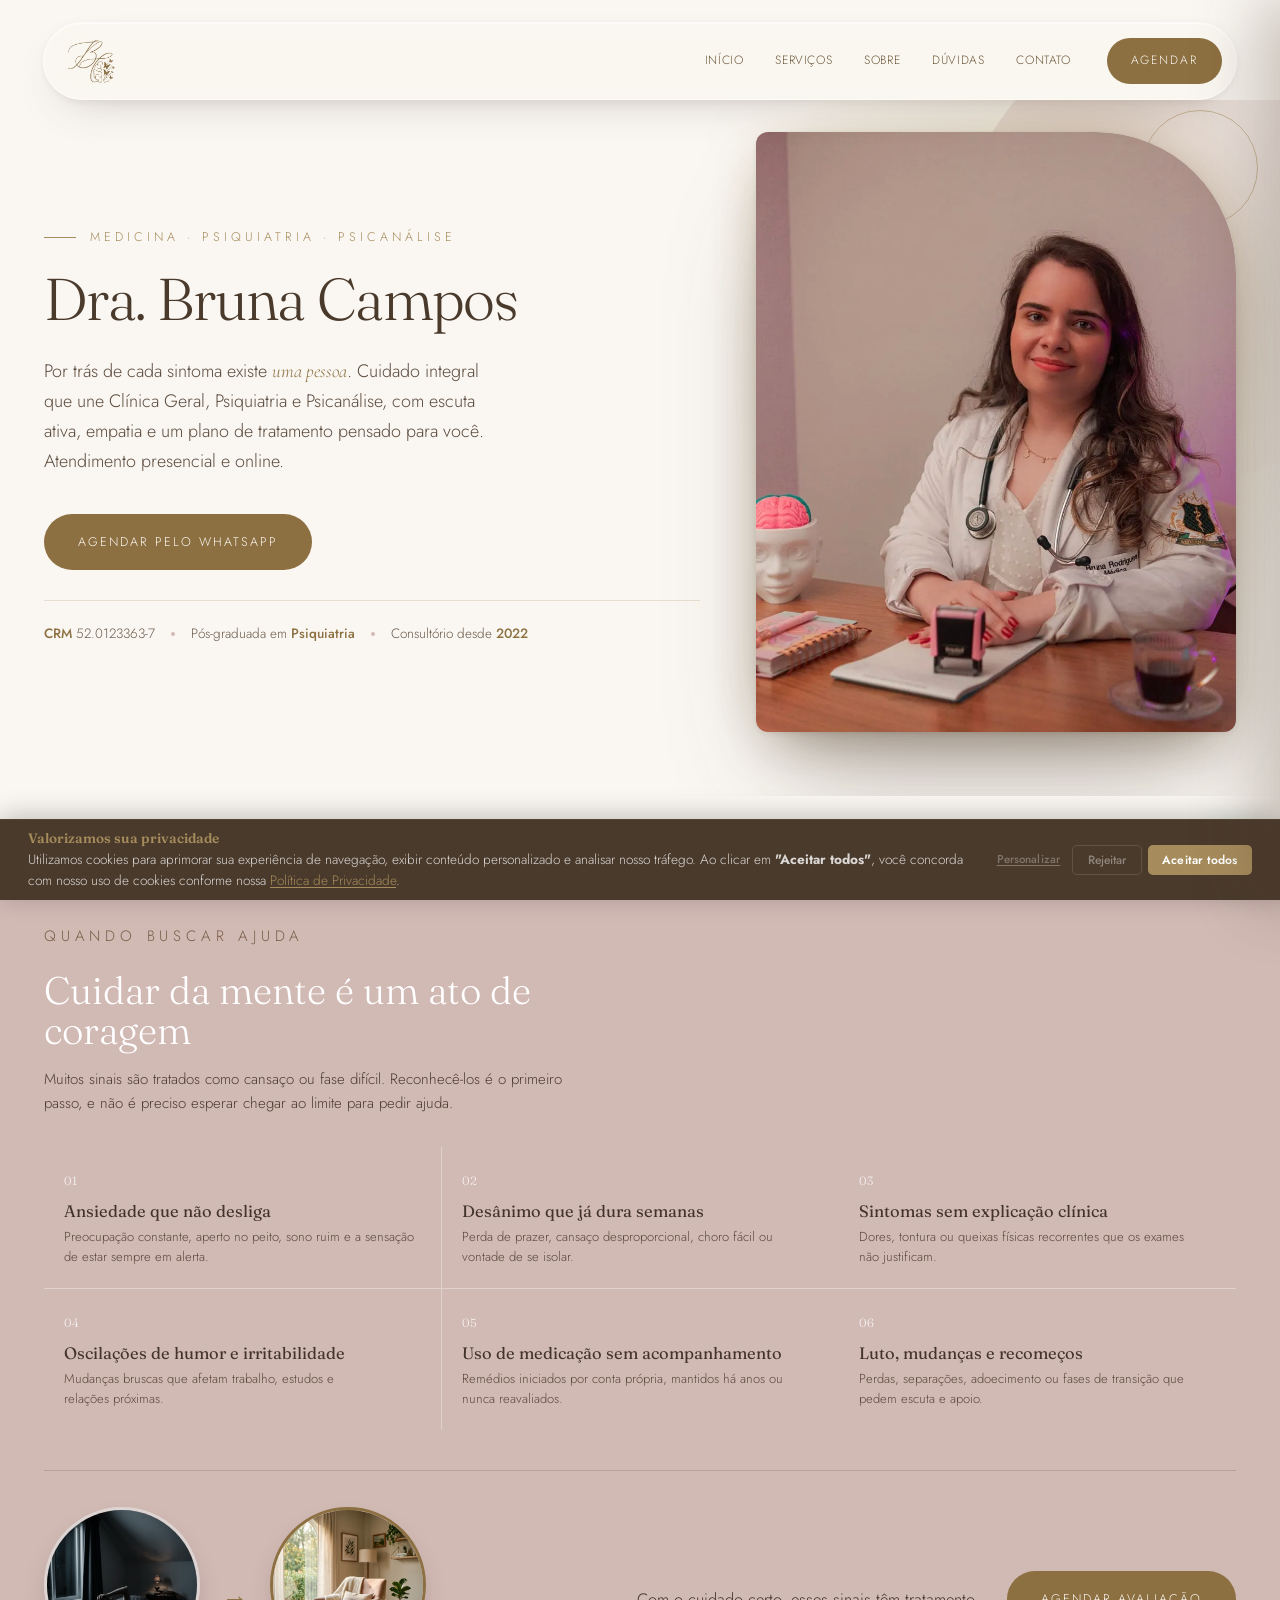
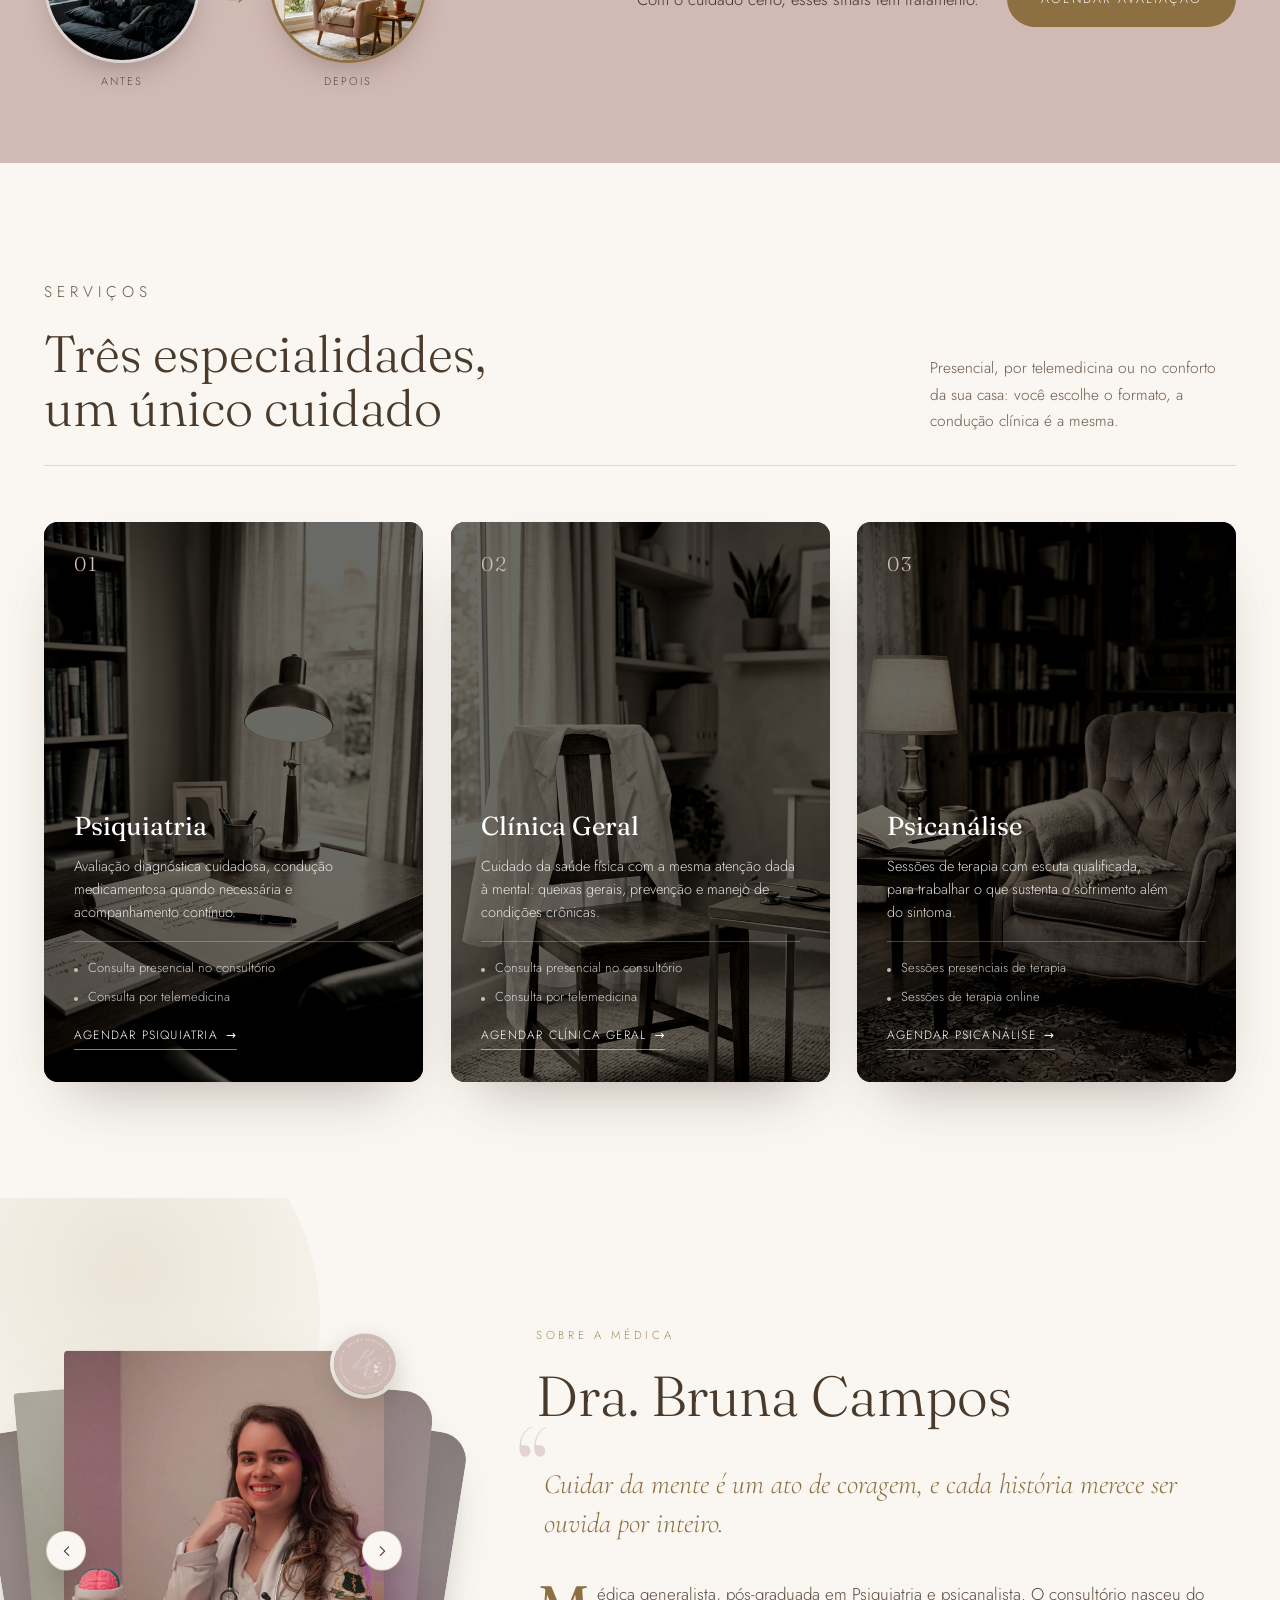
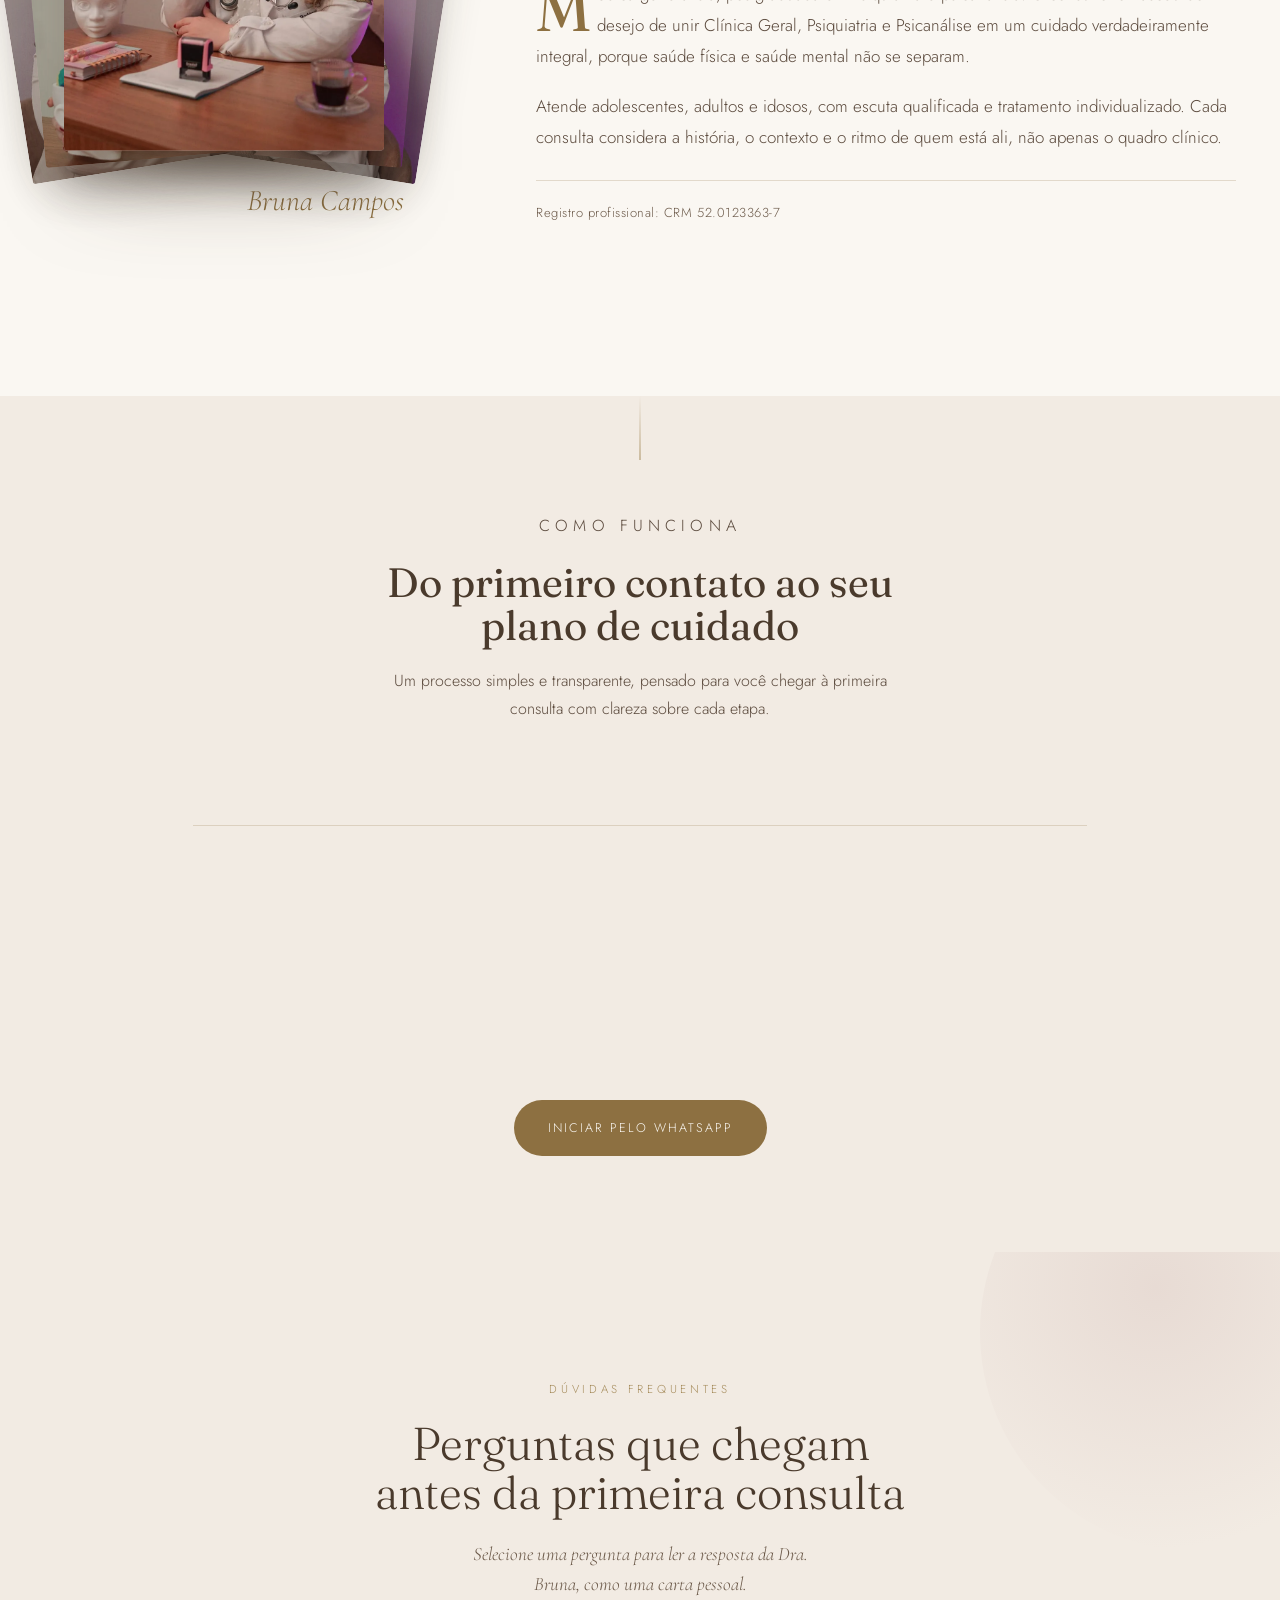
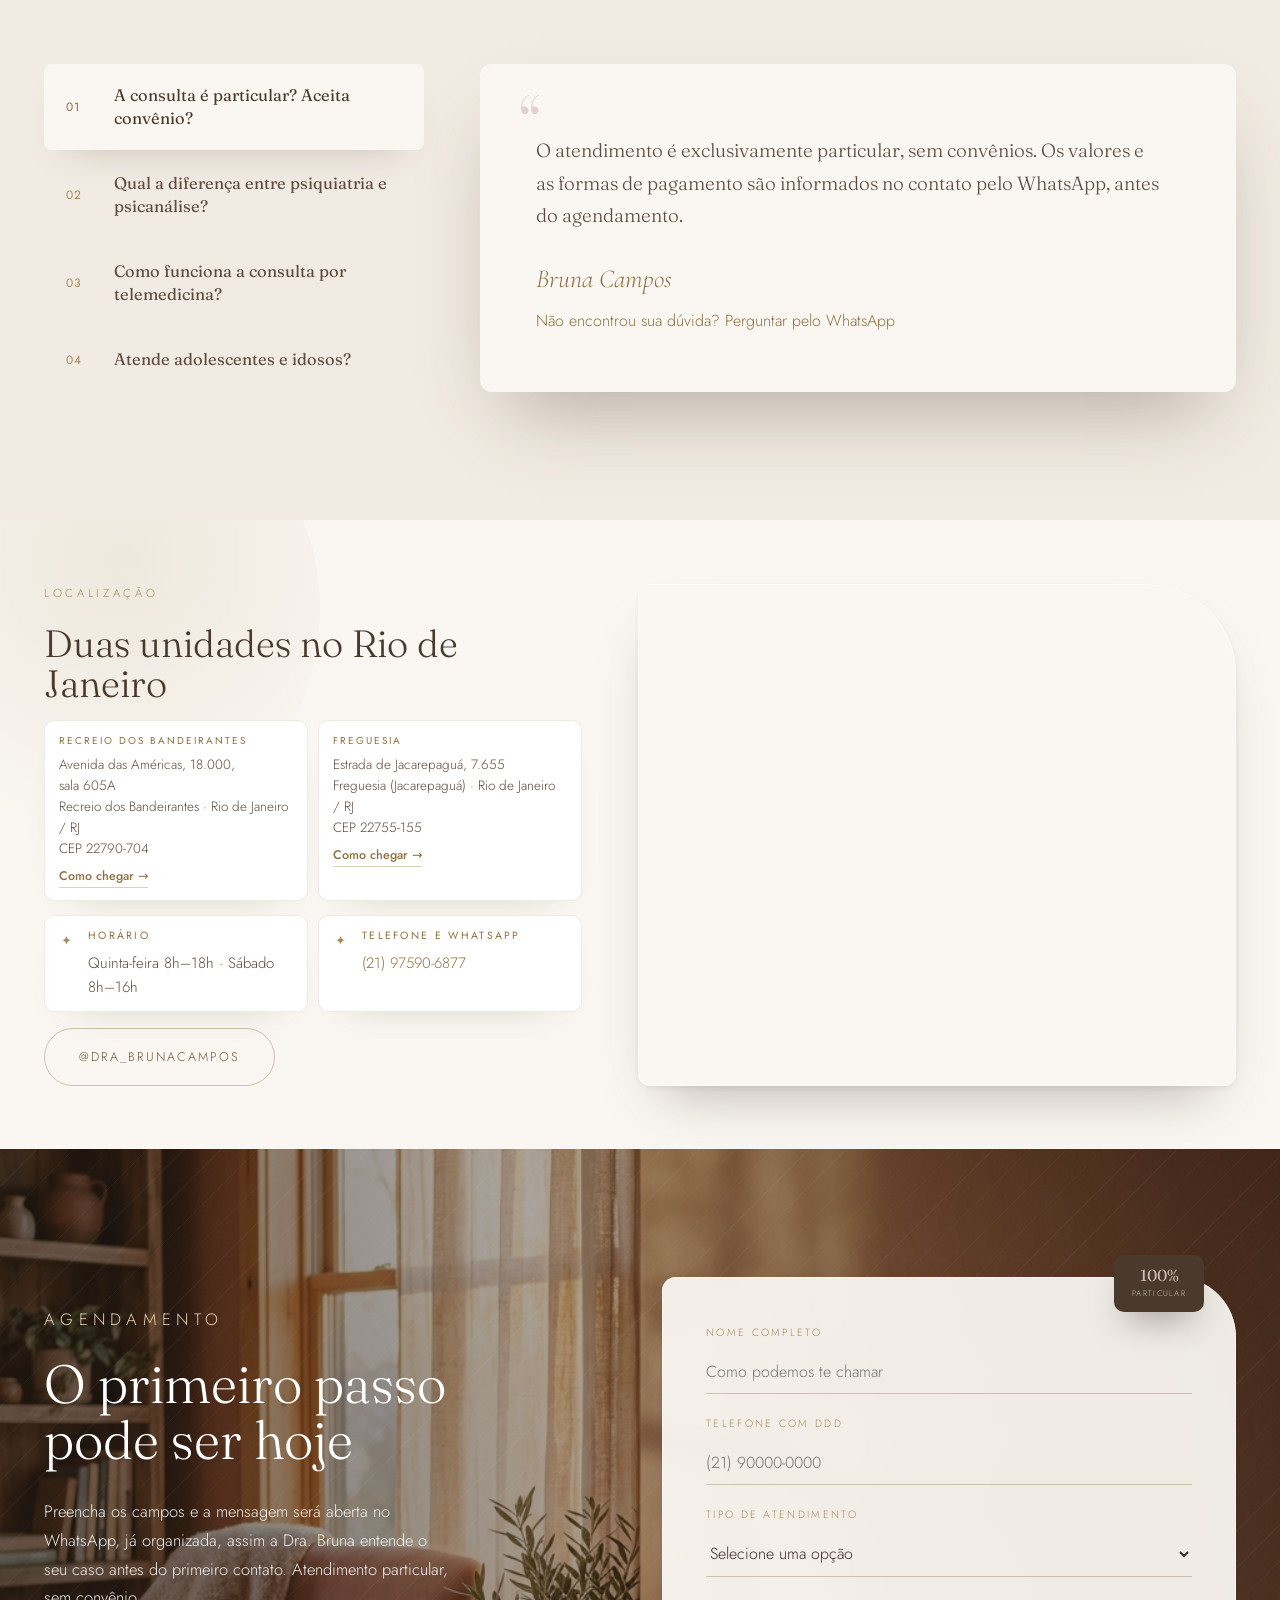
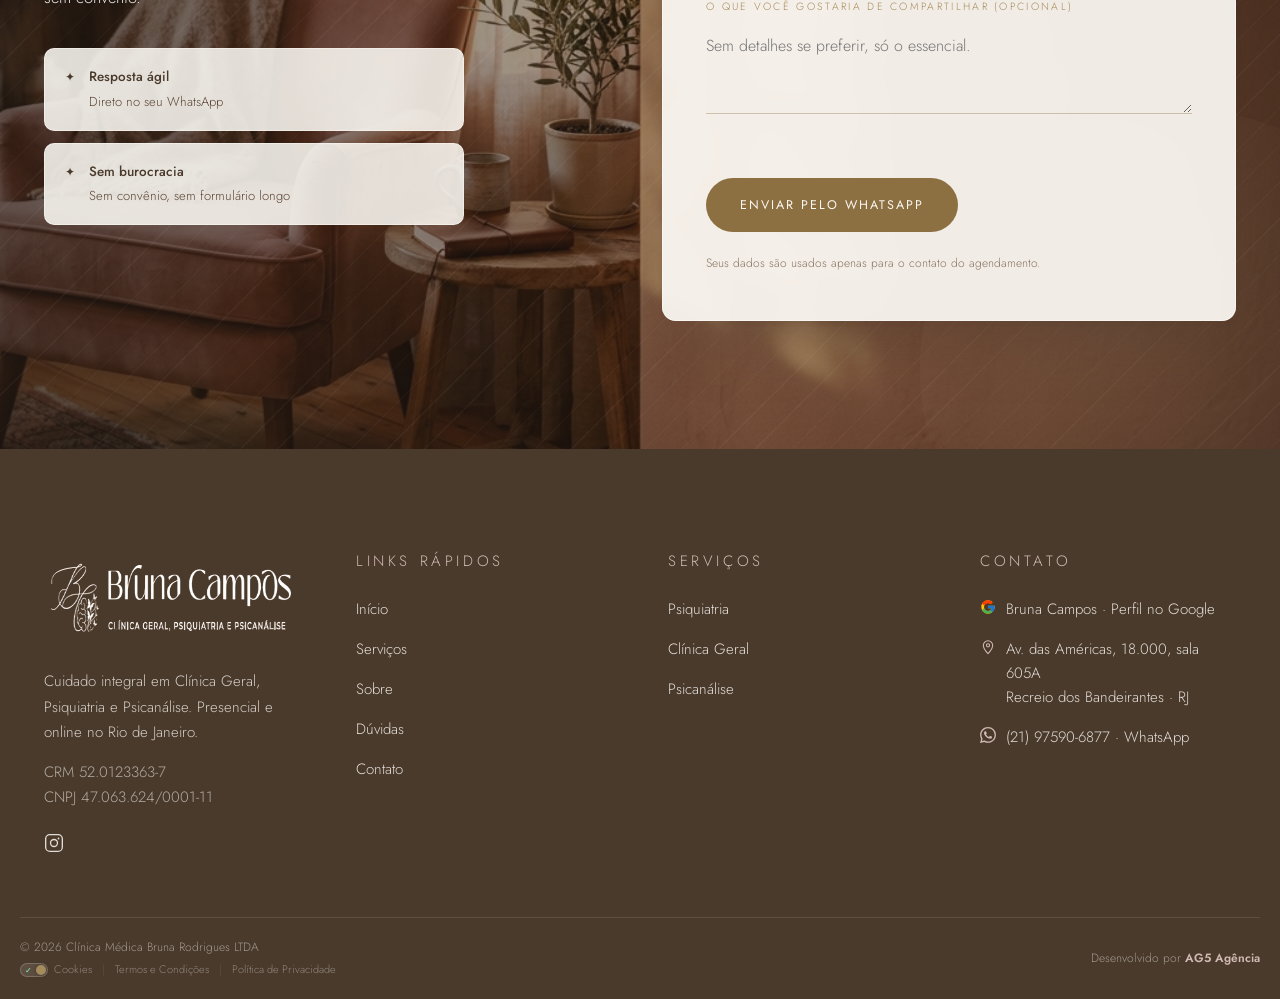
<file: index.html>
<!DOCTYPE html>
<html lang="pt-BR">
<head>
<meta charset="utf-8" />
<meta name="viewport" content="width=device-width, initial-scale=1" />
<title>Bruna Campos: Clínica Geral, Psiquiatria e Psicanálise | Rio de Janeiro</title>
<meta name="description" content="Dra. Bruna Campos, médica pós-graduada em Psiquiatria e psicanalista. Cuidado integral em Clínica Geral, Psiquiatria e Psicanálise: atendimento presencial e online no Rio de Janeiro." />
<link rel="icon" href="Assets/favicon-bruna-campos-psiquiatria-rj.ico" />
<link rel="canonical" href="https://brunacampos.ag5agencia.site/" />

<!-- Geo tags (Local SEO) -->
<meta name="geo.region" content="BR-RJ" />
<meta name="geo.placename" content="Recreio dos Bandeirantes, Rio de Janeiro" />
<meta name="geo.position" content="-23.008641;-43.442675" />
<meta name="ICBM" content="-23.008641, -43.442675" />

<!-- Open Graph -->
<meta property="og:type" content="website" />
<meta property="og:title" content="Bruna Campos: Clínica Geral, Psiquiatria e Psicanálise | Rio de Janeiro" />
<meta property="og:description" content="Dra. Bruna Campos, médica pós-graduada em Psiquiatria e psicanalista. Cuidado integral em Clínica Geral, Psiquiatria e Psicanálise: atendimento presencial e online no Rio de Janeiro." />
<meta property="og:image" content="https://brunacampos.ag5agencia.site/Assets/dra-bruna-campos-consultorio-jaleco-sorriso.webp" />
<meta property="og:url" content="https://brunacampos.ag5agencia.site/" />
<meta property="og:locale" content="pt_BR" />
<meta property="og:site_name" content="Bruna Campos: Clínica Geral, Psiquiatria e Psicanálise" />

<!-- Twitter Card -->
<meta name="twitter:card" content="summary_large_image" />
<meta name="twitter:title" content="Bruna Campos: Clínica Geral, Psiquiatria e Psicanálise | Rio de Janeiro" />
<meta name="twitter:description" content="Cuidado integral em Clínica Geral, Psiquiatria e Psicanálise. Atendimento presencial e online no Rio de Janeiro." />
<meta name="twitter:image" content="https://brunacampos.ag5agencia.site/Assets/dra-bruna-campos-consultorio-jaleco-sorriso.webp" />

<link rel="preconnect" href="https://fonts.googleapis.com" />
<link rel="preconnect" href="https://fonts.gstatic.com" crossorigin />
<link href="https://fonts.googleapis.com/css2?family=Fraunces:ital,opsz,wght@0,9..144,300;0,9..144,400;1,9..144,300&family=Cormorant+Garamond:ital,wght@0,300;0,400;1,300;1,400&family=Jost:wght@300;400;500&display=swap" rel="stylesheet" />
<link rel="stylesheet" href="style.css" />
<link rel="stylesheet" href="cookie-banner.css" />

<!-- Schema.org JSON-LD (AG5 v2.4 — @graph) -->
<script type="application/ld+json">
{
  "@context": "https://schema.org",
  "@graph": [

    {
      "@type": "MedicalClinic",
      "@id": "https://brunacampos.ag5agencia.site/#negocio",

      "name": "Clínica de Psiquiatria e Clínica Geral no Recreio - Dra. Bruna Campos",
      "alternateName": "Psiquiatra Rio de Janeiro RJ - Bruna Campos | Psiquiatria | Clínica Geral",
      "legalName": "Clínica Médica Bruna Rodrigues LTDA",

      "url": "https://brunacampos.ag5agencia.site/",
      "logo": "https://brunacampos.ag5agencia.site/Assets/logo-bruna-campos-psiquiatria-psicanalise.webp",
      "image": [
        "https://brunacampos.ag5agencia.site/Assets/dra-bruna-campos-consultorio-jaleco-sorriso.webp",
        "https://brunacampos.ag5agencia.site/Assets/dra-bruna-campos-sorriso-mao-rosto-consultorio.webp"
      ],
      "description": "Médica generalista, pós-graduada em Psiquiatria e psicanalista. Atendimentos presenciais e online para adolescentes, adultos e idosos, em Clínica Geral, Psiquiatria e Psicanálise.",
      "telephone": "+5521975906877",
      "priceRange": "$$",
      "currenciesAccepted": "BRL",
      "foundingDate": "2022-07-07",

      "address": {
        "@type": "PostalAddress",
        "streetAddress": "Avenida das Américas, 18.000, sala 605A",
        "addressLocality": "Rio de Janeiro",
        "addressRegion": "RJ",
        "postalCode": "22790-704",
        "addressCountry": "BR"
      },

      "geo": {
        "@type": "GeoCoordinates",
        "latitude": -23.0086414,
        "longitude": -43.4426752
      },

      "openingHoursSpecification": [
        { "@type": "OpeningHoursSpecification", "dayOfWeek": "Thursday", "opens": "08:00", "closes": "18:00" },
        { "@type": "OpeningHoursSpecification", "dayOfWeek": "Saturday", "opens": "08:00", "closes": "16:00" }
      ],

      "medicalSpecialty": ["Psychiatric", "Psychoanalytic", "General Practice"],

      "areaServed": [
        {
          "@type": "City",
          "name": "Rio de Janeiro",
          "containedInPlace": { "@type": "State", "name": "Rio de Janeiro" }
        },
        { "@type": "Place", "name": "Recreio dos Bandeirantes" },
        { "@type": "Place", "name": "Vargem Grande" },
        { "@type": "Place", "name": "Vargem Pequena" },
        { "@type": "Place", "name": "Campo Grande" },
        { "@type": "Place", "name": "Barra da Tijuca" },
        { "@type": "Place", "name": "Freguesia" },
        { "@type": "Place", "name": "Jacarepaguá" },
        { "@type": "Place", "name": "Anil" }
      ],

      "founder": {
        "@type": "Physician",
        "name": "Dra. Bruna Campos",
        "jobTitle": "Médica generalista, pós-graduada em Psiquiatria e psicanalista",
        "description": "Médica generalista, pós-graduada em Psiquiatria e psicanalista, atuando com escuta ativa, empatia e tratamento individualizado em Clínica Geral, Psiquiatria e Psicanálise.",
        "image": "https://brunacampos.ag5agencia.site/Assets/dra-bruna-campos-consultorio-jaleco-sorriso.webp",
        "medicalSpecialty": ["Psychiatric", "Psychoanalytic"],
        "identifier": "CRM 52.0123363-7",
        "sameAs": ["https://www.instagram.com/dra_brunacampos/"]
      },

      "hasOfferCatalog": {
        "@type": "OfferCatalog",
        "name": "Serviços de Psiquiatra Rio de Janeiro RJ - Bruna Campos | Psiquiatria | Clínica Geral",
        "itemListElement": [
          {
            "@type": "Offer",
            "itemOffered": {
              "@type": "Service",
              "name": "Consulta presencial em Psiquiatria",
              "description": "Avaliação diagnóstica cuidadosa, condução medicamentosa quando necessária e acompanhamento contínuo.",
              "areaServed": "Rio de Janeiro – RJ",
              "provider": { "@id": "https://brunacampos.ag5agencia.site/#negocio" }
            }
          },
          {
            "@type": "Offer",
            "itemOffered": {
              "@type": "Service",
              "name": "Consulta em telemedicina de Psiquiatria",
              "description": "Consulta por vídeo com a mesma duração e conduta da presencial, respeitando as normas do CFM.",
              "areaServed": "BR",
              "provider": { "@id": "https://brunacampos.ag5agencia.site/#negocio" }
            }
          },
          {
            "@type": "Offer",
            "itemOffered": {
              "@type": "Service",
              "name": "Consulta presencial em Clínica Geral",
              "description": "Avaliação clínica geral para adolescentes, adultos e idosos.",
              "areaServed": "Rio de Janeiro – RJ",
              "provider": { "@id": "https://brunacampos.ag5agencia.site/#negocio" }
            }
          },
          {
            "@type": "Offer",
            "itemOffered": {
              "@type": "Service",
              "name": "Consulta em telemedicina de Clínica Geral",
              "description": "Consulta clínica geral por vídeo, com receita e atestado digitais quando necessário.",
              "areaServed": "BR",
              "provider": { "@id": "https://brunacampos.ag5agencia.site/#negocio" }
            }
          },
          {
            "@type": "Offer",
            "itemOffered": {
              "@type": "Service",
              "name": "Sessões de terapia presenciais em Psicanálise",
              "description": "Escuta analítica sobre a história e os sentidos por trás do sofrimento.",
              "areaServed": "Rio de Janeiro – RJ",
              "provider": { "@id": "https://brunacampos.ag5agencia.site/#negocio" }
            }
          },
          {
            "@type": "Offer",
            "itemOffered": {
              "@type": "Service",
              "name": "Sessões de terapia online em Psicanálise",
              "description": "Sessões de psicanálise por vídeo.",
              "areaServed": "BR",
              "provider": { "@id": "https://brunacampos.ag5agencia.site/#negocio" }
            }
          }
        ]
      },

      "identifier": [
        {
          "@type": "PropertyValue",
          "propertyID": "Google CID",
          "value": "4122219039553274142"
        },
        {
          "@type": "PropertyValue",
          "propertyID": "Google Place ID",
          "value": "ChIJ6c8kyandmwARHsHsQmAQNTk"
        }
      ],
      "hasMap": "https://maps.google.com/?cid=4122219039553274142",

      "sameAs": [
        "https://maps.google.com/?cid=4122219039553274142",
        "https://www.instagram.com/dra_brunacampos/"
      ]
    },

    {
      "@type": "WebSite",
      "@id": "https://brunacampos.ag5agencia.site/#website",
      "url": "https://brunacampos.ag5agencia.site/",
      "name": "Psiquiatra Rio de Janeiro RJ - Bruna Campos | Psiquiatria | Clínica Geral",
      "publisher": { "@id": "https://brunacampos.ag5agencia.site/#negocio" },
      "inLanguage": "pt-BR"
    },

    {
      "@type": "WebPage",
      "@id": "https://brunacampos.ag5agencia.site/#webpage",
      "url": "https://brunacampos.ag5agencia.site/",
      "name": "Bruna Campos: Clínica Geral, Psiquiatria e Psicanálise | Rio de Janeiro",
      "description": "Dra. Bruna Campos, médica pós-graduada em Psiquiatria e psicanalista. Cuidado integral em Clínica Geral, Psiquiatria e Psicanálise: atendimento presencial e online no Rio de Janeiro.",
      "isPartOf": { "@id": "https://brunacampos.ag5agencia.site/#website" },
      "about": { "@id": "https://brunacampos.ag5agencia.site/#negocio" },
      "inLanguage": "pt-BR"
    },

    {
      "@type": "FAQPage",
      "@id": "https://brunacampos.ag5agencia.site/#faq",
      "mainEntity": [
        {
          "@type": "Question",
          "name": "A consulta é particular? Aceita convênio?",
          "acceptedAnswer": { "@type": "Answer", "text": "O atendimento é exclusivamente particular, sem convênios. Os valores e as formas de pagamento são informados no contato pelo WhatsApp, antes do agendamento." }
        },
        {
          "@type": "Question",
          "name": "Qual a diferença entre psiquiatria e psicanálise?",
          "acceptedAnswer": { "@type": "Answer", "text": "A psiquiatria avalia o quadro clínico e, quando indicado, conduz o tratamento medicamentoso. A psicanálise trabalha a história e os sentidos por trás do sofrimento, em sessões de terapia. Aqui as duas frentes podem caminhar juntas, com a mesma médica acompanhando o processo." }
        },
        {
          "@type": "Question",
          "name": "Como funciona a consulta por telemedicina?",
          "acceptedAnswer": { "@type": "Answer", "text": "É uma consulta por vídeo, com a mesma duração e conduta da presencial, respeitando as normas do CFM. Você recebe o link e, quando necessário, receita e atestados em formato digital assinado." }
        },
        {
          "@type": "Question",
          "name": "Atende adolescentes e idosos?",
          "acceptedAnswer": { "@type": "Answer", "text": "Sim. O atendimento contempla adolescentes, adultos e idosos. Para adolescentes, a presença de um responsável é necessária no primeiro atendimento." }
        }
      ]
    }

  ]
}
</script>
</head>
<body id="topo">

<header class="header" id="header">
  <div class="wrap header__in">
    <a class="brand" href="#topo">
      <img class="brand__logo brand__logo--desktop" src="Assets/icone-bruna-campos-monograma-desktop.webp" alt="Bruna Campos: Clínica Geral, Psiquiatria e Psicanálise" width="400" height="382" />
      <img class="brand__logo brand__logo--mobile" src="Assets/logo-bruna-campos-psiquiatria-psicanalise.webp" alt="Bruna Campos: Clínica Geral, Psiquiatria e Psicanálise" width="153" height="46" />
    </a>
    <nav class="nav" id="nav">
      <a href="#topo"><span>Início</span></a>
      <a href="#servicos"><span>Serviços</span></a>
      <a href="#sobre"><span>Sobre</span></a>
      <a href="#faq"><span>Dúvidas</span></a>
      <a href="#localizacao"><span>Contato</span></a>
    </nav>
    <div class="header__acoes">
      <a class="btn btn--sm" href="https://wa.me/5521975906877?text=Ol%C3%A1%2C%20vim%20atrav%C3%A9s%20do%20site%20e%20gostaria%20de%20agendar%20uma%20consulta." target="_blank" rel="noopener">Agendar</a>
      <button class="nav-toggle" type="button" aria-expanded="false" aria-controls="drawer">
        <span></span><span></span><span></span>
      </button>
    </div>
  </div>
</header>

<main>

  <section class="hero">
    <div class="wrap hero__in">
      <div class="hero__texto">
        <p class="overline rv hero__especialidades">Medicina · Psiquiatria · Psicanálise</p>
        <h1 class="rv">Dra. Bruna Campos</h1>
        <p class="hero__lead rv">Por trás de cada sintoma existe <em class="em">uma pessoa</em>. Cuidado integral que une Clínica Geral, Psiquiatria e Psicanálise, com escuta ativa, empatia e um plano de tratamento pensado para você. Atendimento presencial e online.</p>
        <div class="hero__cta rv">
          <a class="btn" href="https://wa.me/5521975906877?text=Ol%C3%A1%2C%20vim%20atrav%C3%A9s%20do%20site%20e%20gostaria%20de%20agendar%20uma%20consulta." target="_blank" rel="noopener">Agendar pelo WhatsApp</a>
        </div>
        <div class="hero__selos rv">
          <span><strong>CRM</strong> 52.0123363-7</span>
          <span class="hero__selos-sep"></span>
          <span>Pós-graduada em <strong>Psiquiatria</strong></span>
          <span class="hero__selos-sep"></span>
          <span>Consultório desde <strong>2022</strong></span>
        </div>
      </div>
      <figure class="hero__fig rv">
        <div class="moldura" id="hero-moldura">
          <img src="Assets/dra-bruna-campos-consultorio-jaleco-sorriso.webp" alt="Dra. Bruna Campos, médica pós-graduada em Psiquiatria e psicanalista, em seu consultório no Recreio dos Bandeirantes" loading="eager" fetchpriority="high" width="900" height="1600" />
        </div>
      </figure>
    </div>
  </section>

  <section class="sinais" id="sinais">
    <div class="wrap sinais__in">
      <div class="sinais__intro">
        <p class="overline">Quando buscar ajuda</p>
        <h2 class="rv">Cuidar da mente é um ato de coragem</h2>
        <p>Muitos sinais são tratados como cansaço ou fase difícil. Reconhecê-los é o primeiro passo, e não é preciso esperar chegar ao limite para pedir ajuda.</p>
      </div>
      <div class="sinais__grid">
        <article class="sinal rv">
          <span>01</span>
          <h3>Ansiedade que não desliga</h3>
          <p>Preocupação constante, aperto no peito, sono ruim e a sensação de estar sempre em alerta.</p>
        </article>
        <article class="sinal rv">
          <span>02</span>
          <h3>Desânimo que já dura semanas</h3>
          <p>Perda de prazer, cansaço desproporcional, choro fácil ou vontade de se isolar.</p>
        </article>
        <article class="sinal rv">
          <span>03</span>
          <h3>Sintomas sem explicação clínica</h3>
          <p>Dores, tontura ou queixas físicas recorrentes que os exames não justificam.</p>
        </article>
        <article class="sinal rv">
          <span>04</span>
          <h3>Oscilações de humor e irritabilidade</h3>
          <p>Mudanças bruscas que afetam trabalho, estudos e relações próximas.</p>
        </article>
        <article class="sinal rv">
          <span>05</span>
          <h3>Uso de medicação sem acompanhamento</h3>
          <p>Remédios iniciados por conta própria, mantidos há anos ou nunca reavaliados.</p>
        </article>
        <article class="sinal rv">
          <span>06</span>
          <h3>Luto, mudanças e recomeços</h3>
          <p>Perdas, separações, adoecimento ou fases de transição que pedem escuta e apoio.</p>
        </article>
      </div>
    </div>

    <div class="wrap">
      <div class="antes-depois rv">
        <div class="antes-depois__fotos">
          <figure class="antes-depois__foto">
            <img src="Assets/problema-ansiedade-noite-insonia.webp" alt="Pessoa acordada tarde da noite, insone: representação do peso da ansiedade não tratada" loading="lazy" width="400" height="400" />
            <figcaption>Antes</figcaption>
          </figure>
          <span class="antes-depois__seta" aria-hidden="true">→</span>
          <figure class="antes-depois__foto antes-depois__foto--ouro">
            <img src="Assets/solucao-consultorio-acolhedor-luz-natural.webp" alt="Ambiente de consultório acolhedor e luminoso: representação do cuidado no tratamento" loading="lazy" width="400" height="400" />
            <figcaption>Depois</figcaption>
          </figure>
        </div>
        <div class="antes-depois__texto">
          <p>Com o cuidado certo, esses sinais têm tratamento.</p>
          <a class="btn antes-depois__cta" href="https://wa.me/5521975906877?text=Ol%C3%A1%2C%20vim%20atrav%C3%A9s%20do%20site%20e%20gostaria%20de%20agendar%20uma%20consulta." target="_blank" rel="noopener">Agendar avaliação</a>
        </div>
      </div>
    </div>
  </section>

  <section class="servicos" id="servicos">
    <div class="wrap">
      <div class="servicos__head">
        <div>
          <p class="overline">Serviços</p>
          <h2>Três especialidades,<br />um único cuidado</h2>
        </div>
        <p>Presencial, por telemedicina ou no conforto da sua casa: você escolhe o formato, a condução clínica é a mesma.</p>
      </div>

      <div class="servicos__grid">
        <article class="servico-card rv">
          <div class="servico-card__bg">
            <img src="Assets/servico-psiquiatria.webp" alt="Ambiente sóbrio e acolhedor de consulta psiquiátrica" loading="lazy" width="640" height="800" />
          </div>
          <span class="servico-card__n">01</span>
          <div class="servico-card__conteudo">
            <h3>Psiquiatria</h3>
            <p>Avaliação diagnóstica cuidadosa, condução medicamentosa quando necessária e acompanhamento contínuo.</p>
            <ul>
              <li>Consulta presencial no consultório</li>
              <li>Consulta por telemedicina</li>
            </ul>
            <a class="servico-card__cta" href="https://wa.me/5521975906877?text=Ol%C3%A1%2C%20vim%20atrav%C3%A9s%20do%20site%20e%20gostaria%20de%20agendar%20uma%20consulta%20de%20Psiquiatria." target="_blank" rel="noopener">Agendar Psiquiatria <span>→</span></a>
          </div>
        </article>

        <article class="servico-card rv">
          <div class="servico-card__bg">
            <img src="Assets/servico-clinica-geral.webp" alt="Ambiente clínico acolhedor de consulta de clínica geral" loading="lazy" width="640" height="800" />
          </div>
          <span class="servico-card__n">02</span>
          <div class="servico-card__conteudo">
            <h3>Clínica Geral</h3>
            <p>Cuidado da saúde física com a mesma atenção dada à mental: queixas gerais, prevenção e manejo de condições crônicas.</p>
            <ul>
              <li>Consulta presencial no consultório</li>
              <li>Consulta por telemedicina</li>
            </ul>
            <a class="servico-card__cta" href="https://wa.me/5521975906877?text=Ol%C3%A1%2C%20vim%20atrav%C3%A9s%20do%20site%20e%20gostaria%20de%20agendar%20uma%20consulta%20de%20Cl%C3%ADnica%20Geral." target="_blank" rel="noopener">Agendar Clínica Geral <span>→</span></a>
          </div>
        </article>

        <article class="servico-card rv">
          <div class="servico-card__bg">
            <img src="Assets/servico-psicanalise.webp" alt="Ambiente acolhedor de sessão de psicanálise" loading="lazy" width="640" height="800" />
          </div>
          <span class="servico-card__n">03</span>
          <div class="servico-card__conteudo">
            <h3>Psicanálise</h3>
            <p>Sessões de terapia com escuta qualificada, para trabalhar o que sustenta o sofrimento além do sintoma.</p>
            <ul>
              <li>Sessões presenciais de terapia</li>
              <li>Sessões de terapia online</li>
            </ul>
            <a class="servico-card__cta" href="https://wa.me/5521975906877?text=Ol%C3%A1%2C%20vim%20atrav%C3%A9s%20do%20site%20e%20gostaria%20de%20agendar%20uma%20sess%C3%A3o%20de%20Psican%C3%A1lise." target="_blank" rel="noopener">Agendar Psicanálise <span>→</span></a>
          </div>
        </article>
      </div>
    </div>
  </section>

  <section class="sobre" id="sobre">
    <div class="wrap sobre__in">
      <div class="sobre__foto rv rv--x">
        <div class="leque" id="sobre-leque">
          <button class="leque__seta leque__seta--prev" type="button" aria-label="Foto anterior">
            <svg viewBox="0 0 24 24" fill="none" stroke="currentColor" stroke-width="1.6" stroke-linecap="round" stroke-linejoin="round" width="18" height="18" aria-hidden="true"><path d="M15 18l-6-6 6-6"/></svg>
          </button>

          <div class="leque__palco">
            <figure class="leque__carta is-ativa" data-carta="0">
              <img src="Assets/dra-bruna-campos-jaleco-modelo-cerebro-mesa.webp" alt="Dra. Bruna Campos, médica pós-graduada em Psiquiatria e psicanalista, atendimento em Clínica Geral, Psiquiatria e Psicanálise no Recreio dos Bandeirantes, Rio de Janeiro" loading="lazy" width="900" height="1600" />
            </figure>
            <figure class="leque__carta" data-carta="1">
              <img src="Assets/dra-bruna-campos-jaleco-poltrona-pensativa.webp" alt="Dra. Bruna Campos em seu consultório de Psiquiatria" loading="lazy" width="900" height="1600" />
            </figure>
            <figure class="leque__carta" data-carta="2">
              <img src="Assets/dra-bruna-campos-modelo-cerebro-poltrona.webp" alt="Dra. Bruna Campos, especialista em Psiquiatria e Psicanálise" loading="lazy" width="900" height="1600" />
            </figure>
            <figure class="leque__carta" data-carta="3">
              <img src="Assets/dra-bruna-campos-sorriso-mao-rosto-consultorio.webp" alt="Dra. Bruna Campos em seu consultório acolhedor no Recreio dos Bandeirantes" loading="lazy" width="900" height="1600" />
            </figure>
            <figure class="leque__carta" data-carta="4">
              <img src="Assets/dra-bruna-campos-explicando-gesto-mao-consulta.webp" alt="Dra. Bruna Campos explicando tratamento durante consulta de Psiquiatria" loading="lazy" width="900" height="1600" />
            </figure>

            <img class="leque__mono" src="Assets/favicon-bruna-campos-psiquiatria-rj.ico" alt="" loading="lazy" width="256" height="256" />
          </div>

          <button class="leque__seta leque__seta--next" type="button" aria-label="Próxima foto">
            <svg viewBox="0 0 24 24" fill="none" stroke="currentColor" stroke-width="1.6" stroke-linecap="round" stroke-linejoin="round" width="18" height="18" aria-hidden="true"><path d="M9 6l6 6-6 6"/></svg>
          </button>

        </div>
        <span class="sobre__assinatura">Bruna Campos</span>
      </div>
      <div class="sobre__texto">
        <p class="overline">Sobre a médica</p>
        <h2>Dra. Bruna Campos</h2>
        <blockquote class="sobre__citacao">
          <span class="sobre__aspas" aria-hidden="true">“</span>
          Cuidar da mente é um ato de coragem, e cada história merece ser ouvida por inteiro.
        </blockquote>
        <div class="sobre__corpo">
          <p><span class="sobre__capitular">M</span>édica generalista, pós-graduada em Psiquiatria e psicanalista. O consultório nasceu do desejo de unir Clínica Geral, Psiquiatria e Psicanálise em um cuidado verdadeiramente integral, porque saúde física e saúde mental não se separam.</p>
          <p>Atende adolescentes, adultos e idosos, com escuta qualificada e tratamento individualizado. Cada consulta considera a história, o contexto e o ritmo de quem está ali, não apenas o quadro clínico.</p>
        </div>
        <p class="sobre__crm">Registro profissional: CRM 52.0123363-7</p>
      </div>
    </div>
  </section>

  <section class="numeros" id="credibilidade">
    <div class="wrap">
      <div class="processo">
        <div class="processo__head">
          <p class="overline">Como funciona</p>
          <h3>Do primeiro contato ao seu plano de cuidado</h3>
          <p>Um processo simples e transparente, pensado para você chegar à primeira consulta com clareza sobre cada etapa.</p>
        </div>

        <div class="processo__trilha">
          <div class="processo__linha" aria-hidden="true"><span class="processo__linha-preenchida"></span></div>

          <article class="processo__passo rv">
            <span class="processo__num">01</span>
            <h4>Contato inicial</h4>
            <p>Você chama no WhatsApp e conta, com suas palavras, o que está sentindo ou buscando.</p>
          </article>

          <article class="processo__passo rv">
            <span class="processo__num">02</span>
            <h4>Alinhamento</h4>
            <p>Combinamos juntos o formato (presencial ou online), horário e valores, sem letras miúdas.</p>
          </article>

          <article class="processo__passo rv">
            <span class="processo__num">03</span>
            <h4>Primeira consulta</h4>
            <p>Avaliação cuidadosa, com tempo dedicado à sua história, não apenas ao sintoma que trouxe você aqui.</p>
          </article>

          <article class="processo__passo rv">
            <span class="processo__num">04</span>
            <h4>Plano de cuidado</h4>
            <p>Acompanhamento contínuo, ajustado ao seu ritmo, com a mesma médica em todas as etapas.</p>
          </article>
        </div>

        <div class="processo__cta">
          <a class="btn" href="https://wa.me/5521975906877?text=Ol%C3%A1%2C%20vim%20atrav%C3%A9s%20do%20site%20e%20gostaria%20de%20iniciar%20meu%20atendimento." target="_blank" rel="noopener">Iniciar pelo WhatsApp</a>
        </div>
      </div>
    </div>
  </section>

  <section class="faq" id="faq">
    <div class="wrap">
      <div class="faq__head">
        <p class="overline">Dúvidas frequentes</p>
        <h2>Perguntas que chegam antes da primeira consulta</h2>
        <p class="faq__nota">Selecione uma pergunta para ler a resposta da Dra. Bruna, como uma carta pessoal.</p>
      </div>

      <div class="cartas" id="faq-cartas">
        <div class="cartas__perguntas">
          <button class="carta-pergunta is-ativa" type="button" data-carta="1" aria-expanded="true">
            <span class="carta-pergunta__num">01</span>
            A consulta é particular? Aceita convênio?
          </button>
          <button class="carta-pergunta" type="button" data-carta="2" aria-expanded="false">
            <span class="carta-pergunta__num">02</span>
            Qual a diferença entre psiquiatria e psicanálise?
          </button>
          <button class="carta-pergunta" type="button" data-carta="3" aria-expanded="false">
            <span class="carta-pergunta__num">03</span>
            Como funciona a consulta por telemedicina?
          </button>
          <button class="carta-pergunta" type="button" data-carta="4" aria-expanded="false">
            <span class="carta-pergunta__num">04</span>
            Atende adolescentes e idosos?
          </button>
        </div>

        <div class="cartas__papel">
          <span class="carta__aspas" aria-hidden="true">“</span>
          <article class="carta is-ativa" data-carta="1">
            <p class="carta__corpo">O atendimento é exclusivamente particular, sem convênios. Os valores e as formas de pagamento são informados no contato pelo WhatsApp, antes do agendamento.</p>
            <p class="carta__assinatura">Bruna Campos</p>
          </article>
          <article class="carta" data-carta="2">
            <p class="carta__corpo">A psiquiatria avalia o quadro clínico e, quando indicado, conduz o tratamento medicamentoso. A psicanálise trabalha a história e os sentidos por trás do sofrimento, em sessões de terapia. Aqui as duas frentes podem caminhar juntas, com a mesma médica acompanhando o processo.</p>
            <p class="carta__assinatura">Bruna Campos</p>
          </article>
          <article class="carta" data-carta="3">
            <p class="carta__corpo">É uma consulta por vídeo, com a mesma duração e conduta da presencial, respeitando as normas do CFM. Você recebe o link e, quando necessário, receita e atestados em formato digital assinado.</p>
            <p class="carta__assinatura">Bruna Campos</p>
          </article>
          <article class="carta" data-carta="4">
            <p class="carta__corpo">Sim. O atendimento contempla adolescentes, adultos e idosos. Para adolescentes, a presença de um responsável é necessária no primeiro atendimento.</p>
            <p class="carta__assinatura">Bruna Campos</p>
          </article>

          <a class="link-sub carta__cta" href="https://wa.me/5521975906877?text=Ol%C3%A1%2C%20vim%20atrav%C3%A9s%20do%20site%20e%20gostaria%20de%20tirar%20uma%20d%C3%BAvida%20com%20a%20equipe." target="_blank" rel="noopener">Não encontrou sua dúvida? Perguntar pelo WhatsApp</a>
        </div>
      </div>
    </div>
  </section>

  <section class="local" id="localizacao">
    <div class="local__blob" aria-hidden="true"></div>
    <div class="wrap local__in">
      <div class="local__info rv">
        <p class="overline">Localização</p>
        <h2>Duas unidades no Rio de Janeiro</h2>

        <div class="local__unidades">
          <article class="local__unidade">
            <p class="local__unidade-nome">Recreio dos Bandeirantes</p>
            <p class="local__end">Avenida das Américas, 18.000, sala 605A<br />Recreio dos Bandeirantes · Rio de Janeiro / RJ<br />CEP 22790-704</p>
            <a class="link-sub local__rota" href="https://www.google.com/maps/dir/?api=1&amp;destination=Avenida%20das%20Am%C3%A9ricas%2018000%2C%20Recreio%20dos%20Bandeirantes%2C%20Rio%20de%20Janeiro%20-%20RJ%2C%2022790-704" target="_blank" rel="noopener">Como chegar →</a>
          </article>
          <article class="local__unidade">
            <p class="local__unidade-nome">Freguesia</p>
            <p class="local__end">Estrada de Jacarepaguá, 7.655<br />Freguesia (Jacarepaguá) · Rio de Janeiro / RJ<br />CEP 22755-155</p>
            <a class="link-sub local__rota" href="https://www.google.com/maps/dir/?api=1&amp;destination=Estrada%20de%20Jacarepagu%C3%A1%2C%207655%2C%20Freguesia%2C%20Rio%20de%20Janeiro%20-%20RJ%2C%2022755-155" target="_blank" rel="noopener">Como chegar →</a>
          </article>
        </div>

        <div class="local__dados">
          <div>
            <span class="local__icone" aria-hidden="true">✦</span>
            <p><strong>Horário</strong>Quinta-feira 8h–18h · Sábado 8h–16h</p>
          </div>
          <div>
            <span class="local__icone" aria-hidden="true">✦</span>
            <p><strong>Telefone e WhatsApp</strong><a href="https://wa.me/5521975906877?text=Ol%C3%A1%2C%20vim%20atrav%C3%A9s%20do%20site%20e%20gostaria%20de%20agendar%20uma%20consulta." target="_blank" rel="noopener">(21) 97590-6877</a></p>
          </div>
        </div>
        <div class="local__acoes">
          <a class="btn btn--ghost" href="https://www.instagram.com/dra_brunacampos/" target="_blank" rel="noopener">@dra_brunacampos</a>
        </div>
      </div>
      <div class="local__mapa rv">
        <iframe title="Mapa do consultório — Freguesia" src="https://www.google.com/maps?q=Estrada+de+Jacarepagu%C3%A1+7655+Freguesia+Rio+de+Janeiro&amp;output=embed" loading="lazy" referrerpolicy="no-referrer-when-downgrade"></iframe>
      </div>
    </div>
  </section>

  <section class="agendar" id="agendar">
    <div class="agendar__fundo" aria-hidden="true"></div>
    <div class="agendar__blob" aria-hidden="true"></div>
    <div class="wrap agendar__in">
      <div class="agendar__texto rv">
        <p class="overline">Agendamento</p>
        <h2>O primeiro passo<br />pode ser hoje</h2>
        <p>Preencha os campos e a mensagem será aberta no WhatsApp, já organizada, assim a Dra. Bruna entende o seu caso antes do primeiro contato. Atendimento particular, sem convênio.</p>

        <div class="agendar__selos">
          <div>
            <span class="agendar__icone" aria-hidden="true">✦</span>
            <p><strong>Resposta ágil</strong>Direto no seu WhatsApp</p>
          </div>
          <div>
            <span class="agendar__icone" aria-hidden="true">✦</span>
            <p><strong>Sem burocracia</strong>Sem convênio, sem formulário longo</p>
          </div>
        </div>
      </div>

      <form class="form rv" id="form-agendamento" novalidate>
        <span class="form__selo">
          <strong>100%</strong>
          <span>Particular</span>
        </span>

        <label>
          <span>Nome completo</span>
          <input name="nome" type="text" autocomplete="name" required placeholder="Como podemos te chamar" />
        </label>
        <label>
          <span>Telefone com DDD</span>
          <input name="telefone" type="tel" autocomplete="tel" required placeholder="(21) 90000-0000" />
        </label>
        <label>
          <span>Tipo de atendimento</span>
          <select name="servico" required>
            <option value="">Selecione uma opção</option>
            <option>Psiquiatria (presencial)</option>
            <option>Psiquiatria (telemedicina)</option>
            <option>Clínica Geral (presencial)</option>
            <option>Clínica Geral (telemedicina)</option>
            <option>Psicanálise (sessão presencial)</option>
            <option>Psicanálise (sessão online)</option>
          </select>
        </label>
        <label>
          <span>O que você gostaria de compartilhar (opcional)</span>
          <textarea name="mensagem" rows="3" placeholder="Sem detalhes se preferir, só o essencial."></textarea>
        </label>
        <p class="form__aviso" id="form-aviso" role="status" aria-live="polite"></p>
        <button class="btn form__btn" type="submit">Enviar pelo WhatsApp</button>
        <p class="form__lgpd">Seus dados são usados apenas para o contato do agendamento.</p>
      </form>
    </div>
  </section>

</main>

<footer class="footer">
  <div class="wrap footer__in">
    <div class="footer__brand">
      <img class="footer__logo" src="Assets/logo-bruna-campos-clinica-geral-psiquiatria-rodape.webp" alt="Bruna Campos: Clínica Geral, Psiquiatria e Psicanálise" width="400" height="120" />
      <p>Cuidado integral em Clínica Geral, Psiquiatria e Psicanálise. Presencial e online no Rio de Janeiro.</p>
      <p class="footer__legal">CRM 52.0123363-7<br />CNPJ 47.063.624/0001-11</p>
      <div class="footer__social">
        <a href="https://www.instagram.com/dra_brunacampos/" target="_blank" rel="noopener noreferrer" aria-label="Instagram @dra_brunacampos">
          <svg width="20" height="20" viewBox="0 0 24 24" fill="none" aria-hidden="true"><rect x="2" y="2" width="20" height="20" rx="5" stroke="currentColor" stroke-width="1.6" /><circle cx="12" cy="12" r="4.2" stroke="currentColor" stroke-width="1.6" /><circle cx="17.4" cy="6.6" r="1.1" fill="currentColor" /></svg>
        </a>
      </div>
    </div>

    <div>
      <p class="footer__titulo">Links rápidos</p>
      <div class="footer__col">
        <a href="#topo">Início</a>
        <a href="#servicos">Serviços</a>
        <a href="#sobre">Sobre</a>
        <a href="#faq">Dúvidas</a>
        <a href="#localizacao">Contato</a>
      </div>
    </div>

    <div>
      <p class="footer__titulo">Serviços</p>
      <div class="footer__col">
        <a href="#servicos">Psiquiatria</a>
        <a href="#servicos">Clínica Geral</a>
        <a href="#servicos">Psicanálise</a>
      </div>
    </div>

    <div>
      <p class="footer__titulo">Contato</p>
      <div class="footer__col footer__contato">
        <a href="https://maps.google.com/?cid=4122219039553274142" target="_blank" rel="noopener noreferrer">
          <svg width="16" height="16" viewBox="0 0 48 48" aria-hidden="true"><path fill="#FFC107" d="M43.6 20.5H42V20H24v8h11.3c-1.6 4.7-6.1 8-11.3 8-6.6 0-12-5.4-12-12s5.4-12 12-12c3.1 0 5.9 1.2 8 3.1l5.7-5.7C34.5 6.1 29.5 4 24 4 12.9 4 4 12.9 4 24s8.9 20 20 20 20-8.9 20-20c0-1.3-.1-2.7-.4-3.5z"/><path fill="#FF3D00" d="M6.3 14.7l6.6 4.8C14.6 15.9 18.9 13 24 13c3.1 0 5.9 1.2 8 3.1l5.7-5.7C34.5 6.1 29.5 4 24 4 16.3 4 9.7 8.3 6.3 14.7z"/><path fill="#4CAF50" d="M24 44c5.4 0 10.3-2.1 14-5.5l-6.5-5.4C29.5 34.9 26.9 36 24 36c-5.2 0-9.6-3.3-11.3-7.9l-6.5 5C9.6 39.6 16.3 44 24 44z"/><path fill="#1976D2" d="M43.6 20.5H42V20H24v8h11.3c-.8 2.3-2.3 4.3-4.2 5.6l6.5 5.4C41.5 35.8 44 30.3 44 24c0-1.3-.1-2.7-.4-3.5z"/></svg>
          <span>Bruna Campos · Perfil no Google</span>
        </a>
        <a href="https://www.google.com/maps/dir/?api=1&amp;destination=Avenida%20das%20Am%C3%A9ricas%2018000%2C%20Recreio%20dos%20Bandeirantes%2C%20Rio%20de%20Janeiro%20-%20RJ%2C%2022790-704" target="_blank" rel="noopener noreferrer">
          <svg width="16" height="16" viewBox="0 0 24 24" fill="none" aria-hidden="true"><path d="M12 22s7-6.8 7-12.5A7 7 0 0 0 5 9.5C5 15.2 12 22 12 22Z" stroke="currentColor" stroke-width="1.6" stroke-linejoin="round" /><circle cx="12" cy="9.5" r="2.4" stroke="currentColor" stroke-width="1.6" /></svg>
          <span>Av. das Américas, 18.000, sala 605A<br />Recreio dos Bandeirantes · RJ</span>
        </a>
        <a href="https://wa.me/5521975906877?text=Ol%C3%A1%2C%20vim%20atrav%C3%A9s%20do%20site%20e%20gostaria%20de%20agendar%20uma%20consulta." target="_blank" rel="noopener noreferrer">
          <svg width="16" height="16" viewBox="0 0 24 24" fill="currentColor" aria-hidden="true"><path d="M17.472 14.382c-.297-.149-1.758-.867-2.03-.967-.273-.099-.471-.148-.67.15-.197.297-.767.966-.94 1.164-.173.199-.347.223-.644.075-.297-.15-1.255-.463-2.39-1.475-.883-.788-1.48-1.761-1.653-2.059-.173-.297-.018-.458.13-.606.134-.133.298-.347.446-.52.149-.174.198-.298.298-.497.099-.198.05-.371-.025-.52-.075-.149-.669-1.612-.916-2.207-.242-.579-.487-.5-.669-.51-.173-.008-.371-.01-.57-.01-.198 0-.52.074-.792.372-.272.297-1.04 1.016-1.04 2.479 0 1.462 1.065 2.875 1.213 3.074.149.198 2.096 3.2 5.077 4.487.709.306 1.262.489 1.694.625.712.227 1.36.195 1.871.118.571-.085 1.758-.719 2.006-1.413.248-.694.248-1.289.173-1.413-.074-.124-.272-.198-.57-.347m-5.421 7.403h-.004a9.87 9.87 0 01-5.031-1.378l-.361-.214-3.741.982.998-3.648-.235-.374a9.86 9.86 0 01-1.51-5.26c.001-5.45 4.436-9.884 9.888-9.884 2.64 0 5.122 1.03 6.988 2.898a9.825 9.825 0 012.893 6.994c-.003 5.45-4.437 9.884-9.885 9.884m8.413-18.297A11.815 11.815 0 0012.05 0C5.495 0 .16 5.335.157 11.892c0 2.096.547 4.142 1.588 5.945L.057 24l6.305-1.654a11.882 11.882 0 005.683 1.448h.005c6.554 0 11.89-5.335 11.893-11.893a11.821 11.821 0 00-3.48-8.413z"/></svg>
          <span>(21) 97590-6877 · WhatsApp</span>
        </a>
      </div>
    </div>
  </div>
  <div class="wrap creditos">
    <div class="footer-credits-left">
      <span class="footer-credits-copy">© 2026 Clínica Médica Bruna Rodrigues LTDA</span>
      <div class="footer-legal-links">
        <a href="#" id="ck-prefs-link">
          <span id="cookie-toggle" class="active">
            <span class="ck-icon-yes">✓</span>
            <span class="ck-icon-no">✕</span>
            <span id="cookie-toggle-dot"></span>
          </span>
          Cookies
        </a>
        <span class="footer-legal-sep">|</span>
        <a href="/termos-e-condicoes">Termos e Condições</a>
        <span class="footer-legal-sep">|</span>
        <a href="/politica-de-privacidade">Política de Privacidade</a>
      </div>
    </div>
    <div class="footer-credits-right">Desenvolvido por <a href="https://www.ag5agencia.com.br" target="_blank" rel="noopener">AG5 Agência</a></div>
  </div>
</footer>

<!-- WhatsApp Premium Experience -->
<div class="wa-premium-container">
  <!-- Balão de Mensagem Glassmorphism -->
  <div id="wa-message-bubble" class="wa-bubble">
    <button class="wa-close" id="wa-close-btn" aria-label="Fechar balão de mensagem">
      <svg viewBox="0 0 24 24" fill="none" stroke="currentColor" stroke-width="2.5" stroke-linecap="round" width="14" height="14" aria-hidden="true"><path d="M18 6L6 18M6 6l12 12"/></svg>
    </button>
    <div class="wa-content">
      <div class="wa-header">
        <div class="wa-avatar-wrapper">
          <img src="Assets/icone-bruna-campos-monograma-mobile.webp" alt="Bruna Campos" class="wa-avatar" width="48" height="48">
        </div>
        <div class="wa-info">
          <span class="wa-name">Dra. Bruna Campos</span>
        </div>
      </div>
      <div id="wa-typing" class="wa-typing">
        <span></span><span></span><span></span>
      </div>
      <div id="wa-real-message" class="wa-message-text" style="display:none;">
        <p>Olá! 👋 Estamos à disposição para tirar suas dúvidas. <strong>Atendimento humanizado e individualizado.</strong></p>
      </div>
    </div>
  </div>

  <!-- Botão Flutuante Redondo -->
  <a href="https://wa.me/5521975906877?text=Ol%C3%A1%2C%20vim%20atrav%C3%A9s%20do%20site%20e%20gostaria%20de%20agendar%20uma%20consulta."
     class="wa-float-btn" target="_blank" rel="noopener noreferrer"
     id="wa-main-btn" aria-label="Fale conosco pelo WhatsApp">
    <svg viewBox="0 0 24 24" fill="currentColor" aria-hidden="true" width="30" height="30">
      <path d="M17.472 14.382c-.297-.149-1.758-.867-2.03-.967-.273-.099-.471-.148-.67.15-.197.297-.767.966-.94 1.164-.173.199-.347.223-.644.075-.297-.15-1.255-.463-2.39-1.475-.883-.788-1.48-1.761-1.653-2.059-.173-.297-.018-.458.13-.606.134-.133.298-.347.446-.52.149-.174.198-.298.298-.497.099-.198.05-.371-.025-.52-.075-.149-.669-1.612-.916-2.207-.242-.579-.487-.5-.669-.51-.173-.008-.371-.01-.57-.01-.198 0-.52.074-.792.372-.272.297-1.04 1.016-1.04 2.479 0 1.462 1.065 2.875 1.213 3.074.149.198 2.096 3.2 5.077 4.487.709.306 1.262.489 1.694.625.712.227 1.36.195 1.871.118.571-.085 1.758-.719 2.006-1.413.248-.694.248-1.289.173-1.413-.074-.124-.272-.198-.57-.347m-5.421 7.403h-.004a9.87 9.87 0 01-5.031-1.378l-.361-.214-3.741.982.998-3.648-.235-.374a9.86 9.86 0 01-1.51-5.26c.001-5.45 4.436-9.884 9.888-9.884 2.64 0 5.122 1.03 6.988 2.898a9.825 9.825 0 012.893 6.994c-.003 5.45-4.437 9.884-9.885 9.884m8.413-18.297A11.815 11.815 0 0012.05 0C5.495 0 .16 5.335.157 11.892c0 2.096.547 4.142 1.588 5.945L.057 24l6.305-1.654a11.882 11.882 0 005.683 1.448h.005c6.554 0 11.89-5.335 11.893-11.893a11.821 11.821 0 00-3.48-8.413z"/>
    </svg>
    <span class="wa-badge" id="wa-notification" aria-hidden="true">1</span>
  </a>
</div>

<div class="drawer-overlay" id="drawer-overlay" hidden></div>
<aside class="drawer" id="drawer" aria-hidden="true">
  <div class="drawer__topo">
    <a class="drawer__logo" href="#topo">
      <img src="Assets/logo-bruna-campos-psiquiatria-psicanalise.webp" alt="Bruna Campos: Clínica Geral, Psiquiatria e Psicanálise" width="113" height="34" />
    </a>
    <button class="drawer__fechar" type="button" aria-label="Fechar menu">
      <span></span><span></span>
    </button>
  </div>
  <nav class="drawer__nav" aria-label="Navegação principal">
    <a href="#topo">Início</a>
    <a href="#servicos">Serviços</a>
    <a href="#sobre">Sobre</a>
    <a href="#faq">Dúvidas</a>
    <a href="#localizacao">Contato</a>
  </nav>
  <a class="btn drawer__cta" href="https://wa.me/5521975906877?text=Ol%C3%A1%2C%20vim%20atrav%C3%A9s%20do%20site%20e%20gostaria%20de%20agendar%20uma%20consulta." target="_blank" rel="noopener">Agendar pelo WhatsApp</a>
</aside>

<!-- ========== BANNER DE ACEITE ========== -->
<div id="ck-banner" class="ck-banner" role="dialog" aria-modal="true" aria-label="Aviso de cookies" aria-live="polite" aria-hidden="true">
    <div class="ck-banner__inner">
        <div class="ck-banner__content">
            <h2 class="ck-banner__title">Valorizamos sua privacidade</h2>
            <p class="ck-banner__text">
                Utilizamos cookies para aprimorar sua experiência de navegação, exibir conteúdo
                personalizado e analisar nosso tráfego. Ao clicar em <strong>"Aceitar todos"</strong>,
                você concorda com nosso uso de cookies conforme nossa
                <a href="/politica-de-privacidade" class="ck-banner__link">Política de Privacidade</a>.
            </p>
        </div>
        <div class="ck-banner__actions">
            <button id="ck-customize" class="ck-btn ck-btn--ghost">Personalizar</button>
            <button id="ck-reject" class="ck-btn ck-btn--outline">Rejeitar</button>
            <button id="ck-accept-all" class="ck-btn ck-btn--primary">Aceitar todos</button>
        </div>
    </div>
</div>

<!-- ========== MODAL DE PERSONALIZAÇÃO ========== -->
<div id="ck-modal" class="ck-modal" role="dialog" aria-modal="true" aria-label="Personalizar preferências de cookies" aria-hidden="true">
    <div class="ck-modal__overlay" id="ck-modal-overlay"></div>
    <div class="ck-modal__box">
        <div class="ck-modal__header">
            <h2 class="ck-modal__title">Personalizar preferências de consentimento</h2>
            <button class="ck-modal__close" id="ck-modal-close" aria-label="Fechar modal">
                <svg width="18" height="18" viewBox="0 0 24 24" fill="none" aria-hidden="true">
                    <path d="M18 6L6 18M6 6l12 12" stroke="currentColor" stroke-width="2" stroke-linecap="round" stroke-linejoin="round" />
                </svg>
            </button>
        </div>
        <div class="ck-modal__body">
            <p class="ck-modal__intro">
                Utilizamos cookies para ajudar você a navegar com eficiência e executar certas funções.
                Os cookies classificados como <strong>"Necessário"</strong> são essenciais para o
                funcionamento básico do site e não podem ser desativados.
            </p>
            <div class="ck-category">
                <div class="ck-category__header">
                    <div class="ck-category__info">
                        <h3 class="ck-category__name">Necessário</h3>
                        <p class="ck-category__desc">Essenciais para o funcionamento do site. Não armazenam dados pessoalmente identificáveis.</p>
                    </div>
                    <span class="ck-category__badge">Sempre ativo</span>
                </div>
            </div>
            <div class="ck-category">
                <div class="ck-category__header">
                    <div class="ck-category__info">
                        <h3 class="ck-category__name">Funcional</h3>
                        <p class="ck-category__desc">Ajudam a executar funcionalidades como compartilhamento em mídia social e recursos de terceiros.</p>
                    </div>
                    <label class="ck-toggle" aria-label="Ativar cookies funcionais">
                        <input type="checkbox" id="ck-functional" name="functional">
                        <span class="ck-toggle__slider"></span>
                    </label>
                </div>
            </div>
            <div class="ck-category">
                <div class="ck-category__header">
                    <div class="ck-category__info">
                        <h3 class="ck-category__name">Analítico</h3>
                        <p class="ck-category__desc">Usados para entender como os visitantes interagem com o site (visitantes, taxa de rejeição, etc.).</p>
                    </div>
                    <label class="ck-toggle" aria-label="Ativar cookies analíticos">
                        <input type="checkbox" id="ck-analytics" name="analytics">
                        <span class="ck-toggle__slider"></span>
                    </label>
                </div>
            </div>
            <div class="ck-category">
                <div class="ck-category__header">
                    <div class="ck-category__info">
                        <h3 class="ck-category__name">Desempenho</h3>
                        <p class="ck-category__desc">Analisam índices de desempenho do site para oferecer melhor experiência ao visitante.</p>
                    </div>
                    <label class="ck-toggle" aria-label="Ativar cookies de desempenho">
                        <input type="checkbox" id="ck-performance" name="performance">
                        <span class="ck-toggle__slider"></span>
                    </label>
                </div>
            </div>
            <div class="ck-category">
                <div class="ck-category__header">
                    <div class="ck-category__info">
                        <h3 class="ck-category__name">Publicidade</h3>
                        <p class="ck-category__desc">Entregam anúncios personalizados com base nas páginas visitadas anteriormente.</p>
                    </div>
                    <label class="ck-toggle" aria-label="Ativar cookies de publicidade">
                        <input type="checkbox" id="ck-advertising" name="advertising">
                        <span class="ck-toggle__slider"></span>
                    </label>
                </div>
            </div>
        </div>
        <div class="ck-modal__footer">
            <button id="ck-modal-reject" class="ck-btn ck-btn--outline">Rejeitar</button>
            <button id="ck-modal-save" class="ck-btn ck-btn--ghost">Salvar Preferências</button>
            <button id="ck-modal-accept-all" class="ck-btn ck-btn--primary">Aceitar todos</button>
        </div>
    </div>
</div>

<button id="ck-prefs-btn" class="ck-prefs-btn" aria-label="Preferências de cookies" style="display:none;">Cookies</button>

<script src="script.js" defer></script>
<script src="cookie-banner.js" defer></script>
<script src="https://control-blog.ag5agencia.site/r.js" data-c="bruna-campos" defer></script>
</body>
</html>
</file>
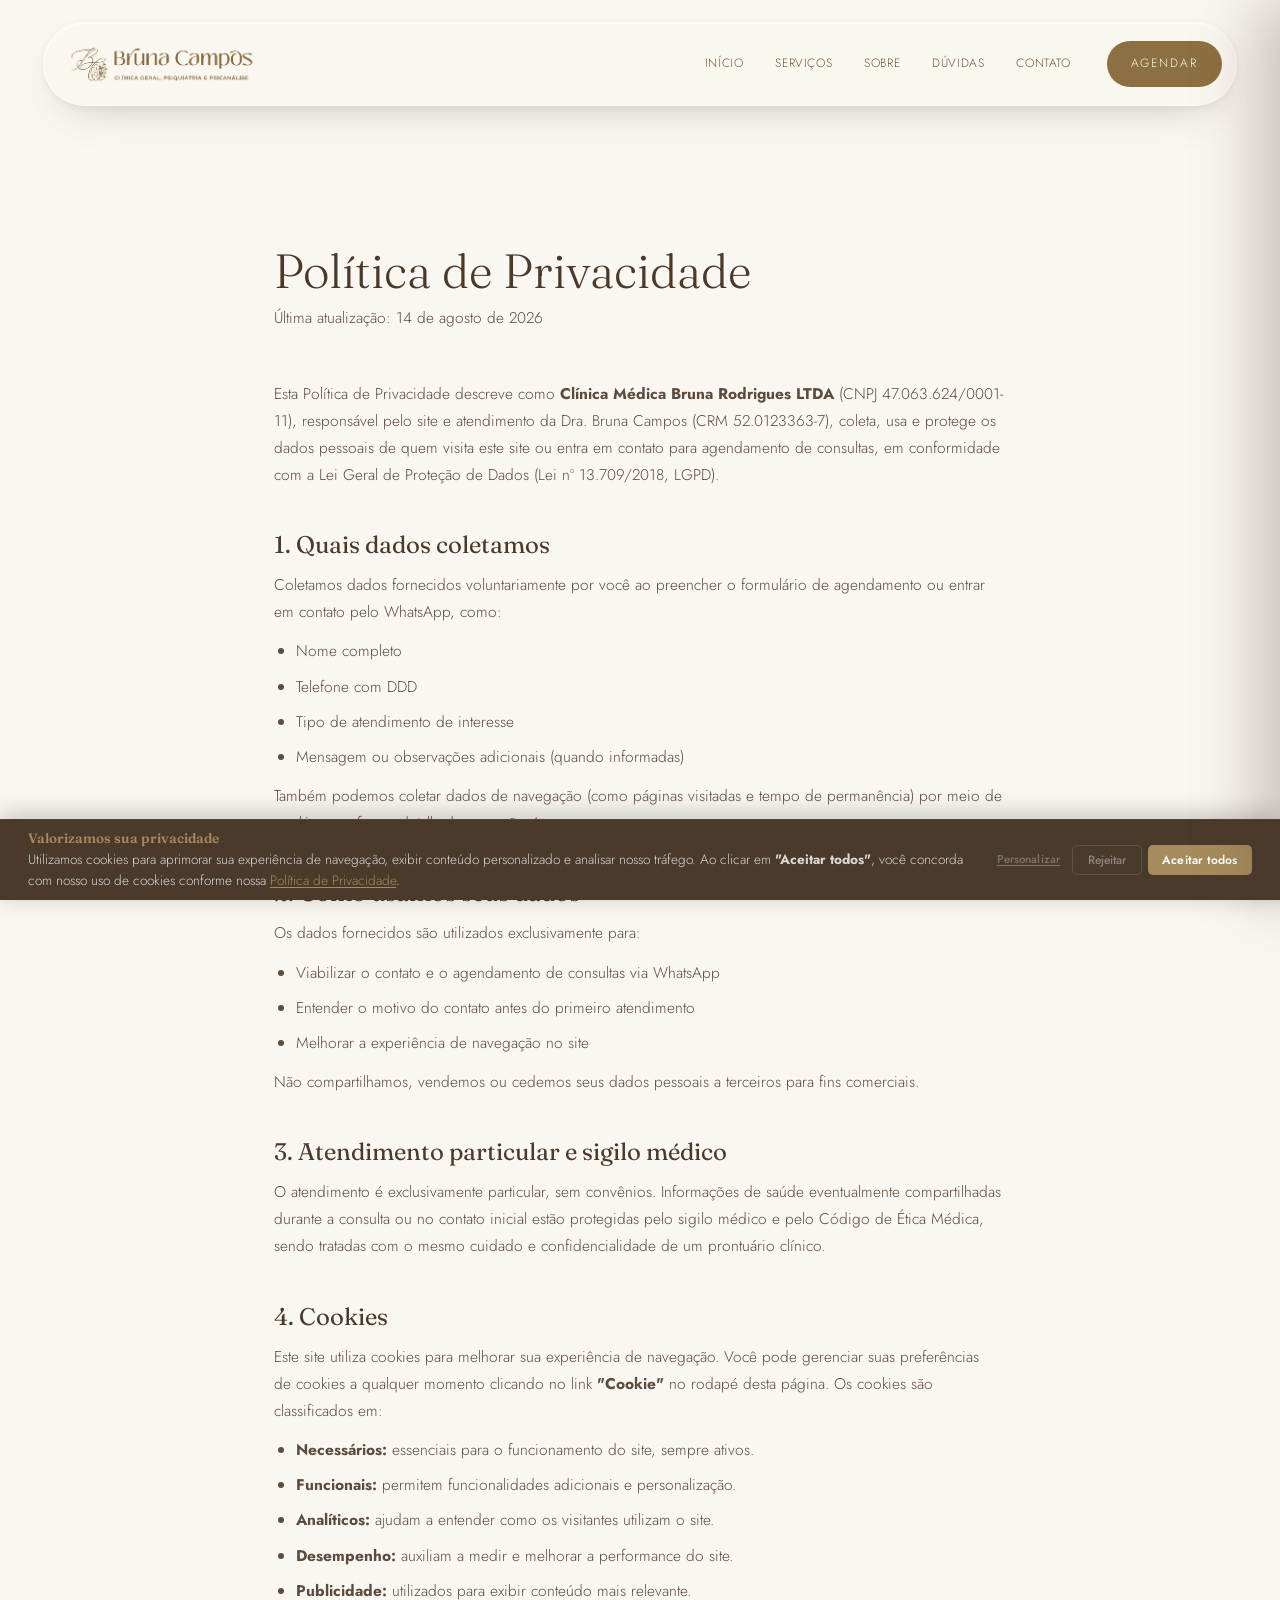
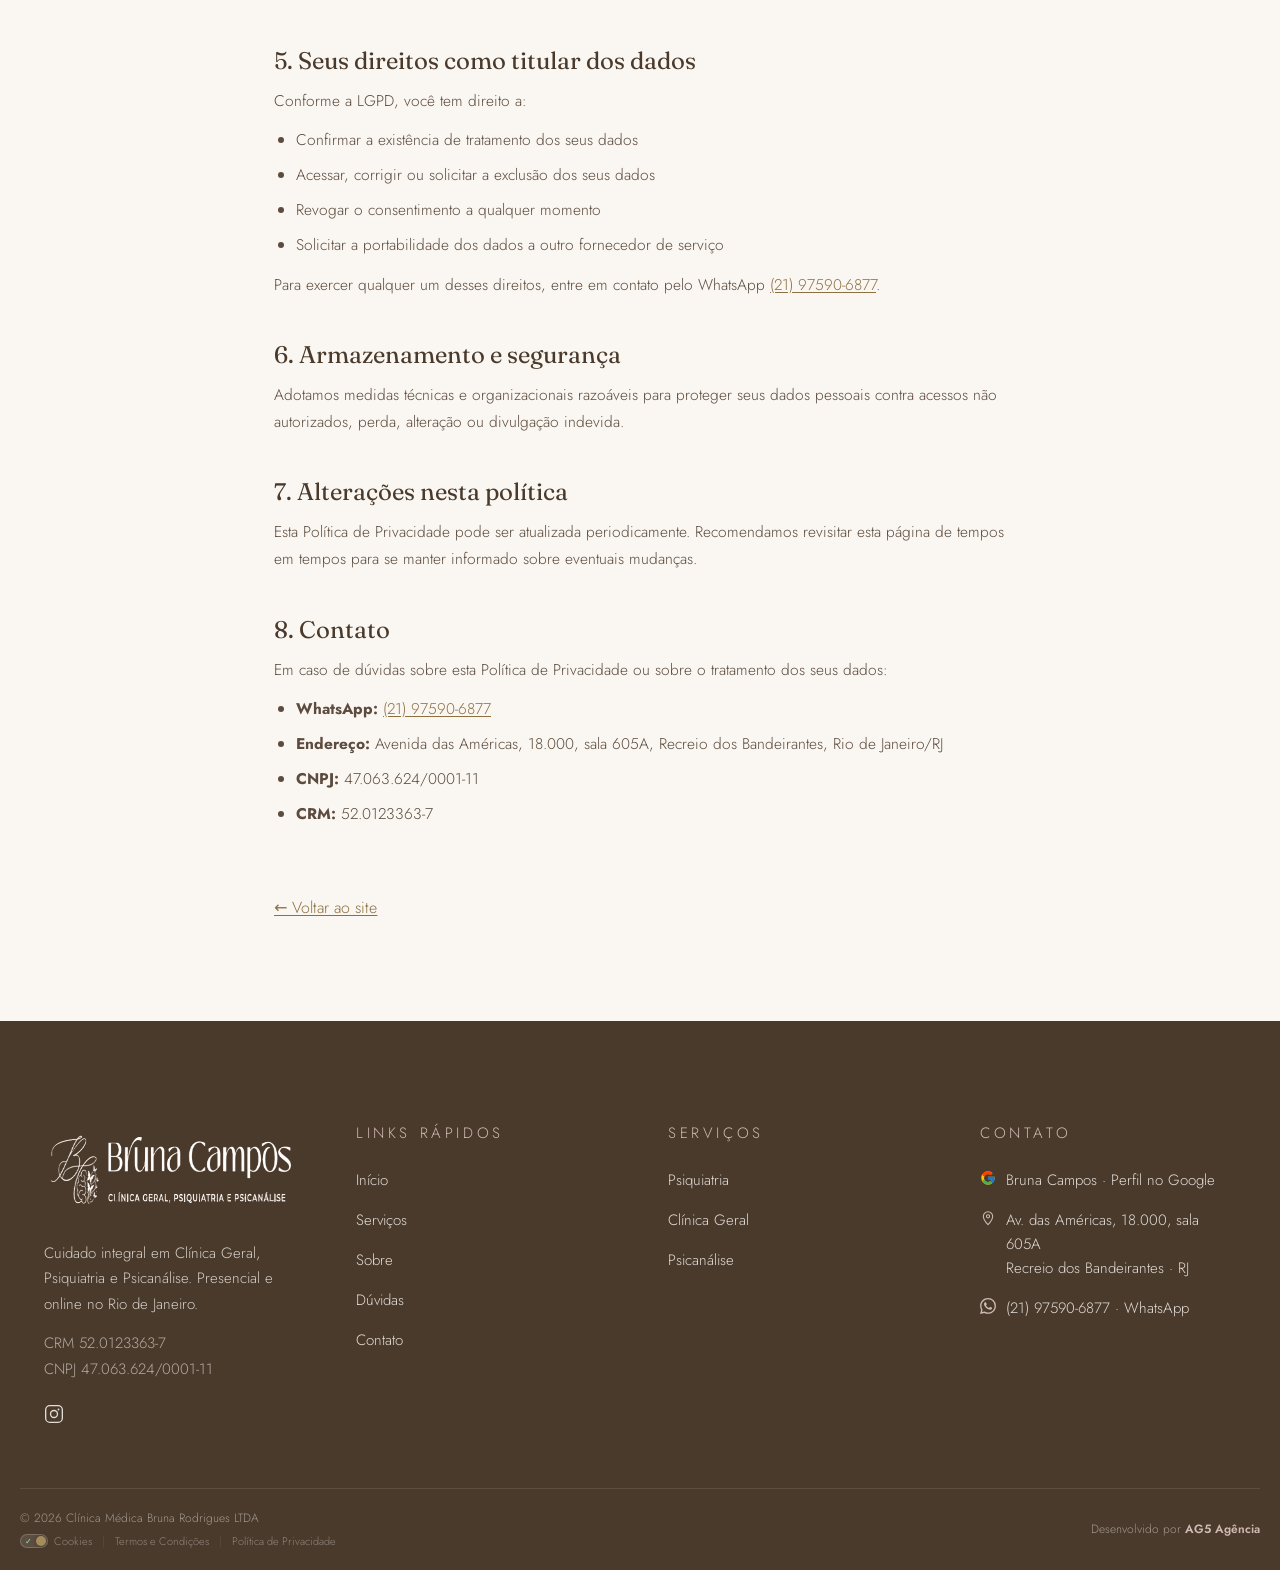
<file: politica-de-privacidade.html>
<!DOCTYPE html>
<html lang="pt-BR">
<head>
<meta charset="utf-8" />
<meta name="viewport" content="width=device-width, initial-scale=1" />
<title>Política de Privacidade | Bruna Campos: Clínica Geral, Psiquiatria e Psicanálise</title>
<meta name="description" content="Política de Privacidade do site de Bruna Campos: Clínica Geral, Psiquiatria e Psicanálise. Saiba como tratamos seus dados pessoais e cookies, em conformidade com a LGPD." />
<meta name="robots" content="noindex, follow" />
<link rel="icon" href="Assets/favicon-bruna-campos-psiquiatria-rj.ico" />
<link rel="preconnect" href="https://fonts.googleapis.com" />
<link rel="preconnect" href="https://fonts.gstatic.com" crossorigin />
<link href="https://fonts.googleapis.com/css2?family=Fraunces:ital,opsz,wght@0,9..144,300;0,9..144,400;1,9..144,300&family=Cormorant+Garamond:ital,wght@0,300;0,400;1,300;1,400&family=Jost:wght@300;400;500&display=swap" rel="stylesheet" />
<link rel="stylesheet" href="style.css" />
<link rel="stylesheet" href="cookie-banner.css" />
<style>
  .legal { padding: 140px 0 100px; }
  .legal__in { max-width: 780px; margin: 0 auto; }
  .legal h1 { font-size: clamp(32px, 4vw, 48px); margin-bottom: 8px; }
  .legal__atualizado { font-size: 13px; color: var(--texto-3); margin-bottom: 48px; }
  .legal h2 { font-family: var(--serif); font-weight: 400; font-size: 24px; color: var(--marrom); margin: 44px 0 14px; }
  .legal p, .legal li { font-size: 15.5px; line-height: 1.75; color: var(--texto-2); }
  .legal ul { margin: 12px 0; padding-left: 22px; }
  .legal li { margin-bottom: 8px; }
  .legal a { text-decoration: underline; text-underline-offset: 2px; }
  .legal__voltar { display: inline-block; margin-top: 56px; }
</style>
</head>
<body id="topo">

<header class="header" id="header">
  <div class="wrap header__in">
    <a class="brand" href="/#topo">
      <img class="brand__logo" src="Assets/logo-bruna-campos-psiquiatria-psicanalise.webp" alt="Bruna Campos: Clínica Geral, Psiquiatria e Psicanálise" width="153" height="46" />
    </a>
    <nav class="nav" id="nav">
      <a href="/#topo"><span>Início</span></a>
      <a href="/#servicos"><span>Serviços</span></a>
      <a href="/#sobre"><span>Sobre</span></a>
      <a href="/#faq"><span>Dúvidas</span></a>
      <a href="/#localizacao"><span>Contato</span></a>
    </nav>
    <div class="header__acoes">
      <a class="btn btn--sm" href="https://wa.me/5521975906877?text=Ol%C3%A1%2C%20vim%20atrav%C3%A9s%20do%20site%20e%20gostaria%20de%20agendar%20uma%20consulta." target="_blank" rel="noopener">Agendar</a>
      <button class="nav-toggle" type="button" aria-expanded="false" aria-controls="drawer">
        <span></span><span></span><span></span>
      </button>
    </div>
  </div>
</header>

<main>
  <section class="legal">
    <div class="wrap legal__in">
      <h1>Política de Privacidade</h1>
      <p class="legal__atualizado">Última atualização: 14 de agosto de 2026</p>

      <p>Esta Política de Privacidade descreve como <strong>Clínica Médica Bruna Rodrigues LTDA</strong> (CNPJ 47.063.624/0001-11), responsável pelo site e atendimento da Dra. Bruna Campos (CRM 52.0123363-7), coleta, usa e protege os dados pessoais de quem visita este site ou entra em contato para agendamento de consultas, em conformidade com a Lei Geral de Proteção de Dados (Lei nº 13.709/2018, LGPD).</p>

      <h2>1. Quais dados coletamos</h2>
      <p>Coletamos dados fornecidos voluntariamente por você ao preencher o formulário de agendamento ou entrar em contato pelo WhatsApp, como:</p>
      <ul>
        <li>Nome completo</li>
        <li>Telefone com DDD</li>
        <li>Tipo de atendimento de interesse</li>
        <li>Mensagem ou observações adicionais (quando informadas)</li>
      </ul>
      <p>Também podemos coletar dados de navegação (como páginas visitadas e tempo de permanência) por meio de cookies, conforme detalhado na seção 4.</p>

      <h2>2. Como usamos seus dados</h2>
      <p>Os dados fornecidos são utilizados exclusivamente para:</p>
      <ul>
        <li>Viabilizar o contato e o agendamento de consultas via WhatsApp</li>
        <li>Entender o motivo do contato antes do primeiro atendimento</li>
        <li>Melhorar a experiência de navegação no site</li>
      </ul>
      <p>Não compartilhamos, vendemos ou cedemos seus dados pessoais a terceiros para fins comerciais.</p>

      <h2>3. Atendimento particular e sigilo médico</h2>
      <p>O atendimento é exclusivamente particular, sem convênios. Informações de saúde eventualmente compartilhadas durante a consulta ou no contato inicial estão protegidas pelo sigilo médico e pelo Código de Ética Médica, sendo tratadas com o mesmo cuidado e confidencialidade de um prontuário clínico.</p>

      <h2>4. Cookies</h2>
      <p>Este site utiliza cookies para melhorar sua experiência de navegação. Você pode gerenciar suas preferências de cookies a qualquer momento clicando no link <strong>"Cookie"</strong> no rodapé desta página. Os cookies são classificados em:</p>
      <ul>
        <li><strong>Necessários:</strong> essenciais para o funcionamento do site, sempre ativos.</li>
        <li><strong>Funcionais:</strong> permitem funcionalidades adicionais e personalização.</li>
        <li><strong>Analíticos:</strong> ajudam a entender como os visitantes utilizam o site.</li>
        <li><strong>Desempenho:</strong> auxiliam a medir e melhorar a performance do site.</li>
        <li><strong>Publicidade:</strong> utilizados para exibir conteúdo mais relevante.</li>
      </ul>

      <h2>5. Seus direitos como titular dos dados</h2>
      <p>Conforme a LGPD, você tem direito a:</p>
      <ul>
        <li>Confirmar a existência de tratamento dos seus dados</li>
        <li>Acessar, corrigir ou solicitar a exclusão dos seus dados</li>
        <li>Revogar o consentimento a qualquer momento</li>
        <li>Solicitar a portabilidade dos dados a outro fornecedor de serviço</li>
      </ul>
      <p>Para exercer qualquer um desses direitos, entre em contato pelo WhatsApp <a href="https://wa.me/5521975906877?text=Ol%C3%A1%2C%20vim%20atrav%C3%A9s%20do%20site%20e%20gostaria%20de%20tirar%20uma%20d%C3%BAvida%20sobre%20meus%20dados." target="_blank" rel="noopener">(21) 97590-6877</a>.</p>

      <h2>6. Armazenamento e segurança</h2>
      <p>Adotamos medidas técnicas e organizacionais razoáveis para proteger seus dados pessoais contra acessos não autorizados, perda, alteração ou divulgação indevida.</p>

      <h2>7. Alterações nesta política</h2>
      <p>Esta Política de Privacidade pode ser atualizada periodicamente. Recomendamos revisitar esta página de tempos em tempos para se manter informado sobre eventuais mudanças.</p>

      <h2>8. Contato</h2>
      <p>Em caso de dúvidas sobre esta Política de Privacidade ou sobre o tratamento dos seus dados:</p>
      <ul>
        <li><strong>WhatsApp:</strong> <a href="https://wa.me/5521975906877?text=Ol%C3%A1%2C%20vim%20atrav%C3%A9s%20do%20site%20e%20gostaria%20de%20tirar%20uma%20d%C3%BAvida%20sobre%20meus%20dados." target="_blank" rel="noopener">(21) 97590-6877</a></li>
        <li><strong>Endereço:</strong> Avenida das Américas, 18.000, sala 605A, Recreio dos Bandeirantes, Rio de Janeiro/RJ</li>
        <li><strong>CNPJ:</strong> 47.063.624/0001-11</li>
        <li><strong>CRM:</strong> 52.0123363-7</li>
      </ul>

      <a class="link-sub legal__voltar" href="/#topo">← Voltar ao site</a>
    </div>
  </section>
</main>

<footer class="footer">
  <div class="wrap footer__in">
    <div class="footer__brand">
      <img class="footer__logo" src="Assets/logo-bruna-campos-clinica-geral-psiquiatria-rodape.webp" alt="Bruna Campos: Clínica Geral, Psiquiatria e Psicanálise" width="400" height="120" />
      <p>Cuidado integral em Clínica Geral, Psiquiatria e Psicanálise. Presencial e online no Rio de Janeiro.</p>
      <p class="footer__legal">CRM 52.0123363-7<br />CNPJ 47.063.624/0001-11</p>
      <div class="footer__social">
        <a href="https://www.instagram.com/dra_brunacampos/" target="_blank" rel="noopener noreferrer" aria-label="Instagram @dra_brunacampos">
          <svg width="20" height="20" viewBox="0 0 24 24" fill="none" aria-hidden="true"><rect x="2" y="2" width="20" height="20" rx="5" stroke="currentColor" stroke-width="1.6" /><circle cx="12" cy="12" r="4.2" stroke="currentColor" stroke-width="1.6" /><circle cx="17.4" cy="6.6" r="1.1" fill="currentColor" /></svg>
        </a>
      </div>
    </div>

    <div>
      <p class="footer__titulo">Links rápidos</p>
      <div class="footer__col">
        <a href="/#topo">Início</a>
        <a href="/#servicos">Serviços</a>
        <a href="/#sobre">Sobre</a>
        <a href="/#faq">Dúvidas</a>
        <a href="/#localizacao">Contato</a>
      </div>
    </div>

    <div>
      <p class="footer__titulo">Serviços</p>
      <div class="footer__col">
        <a href="/#servicos">Psiquiatria</a>
        <a href="/#servicos">Clínica Geral</a>
        <a href="/#servicos">Psicanálise</a>
      </div>
    </div>

    <div>
      <p class="footer__titulo">Contato</p>
      <div class="footer__col footer__contato">
        <a href="https://maps.google.com/?cid=4122219039553274142" target="_blank" rel="noopener noreferrer">
          <svg width="16" height="16" viewBox="0 0 48 48" aria-hidden="true"><path fill="#FFC107" d="M43.6 20.5H42V20H24v8h11.3c-1.6 4.7-6.1 8-11.3 8-6.6 0-12-5.4-12-12s5.4-12 12-12c3.1 0 5.9 1.2 8 3.1l5.7-5.7C34.5 6.1 29.5 4 24 4 12.9 4 4 12.9 4 24s8.9 20 20 20 20-8.9 20-20c0-1.3-.1-2.7-.4-3.5z"/><path fill="#FF3D00" d="M6.3 14.7l6.6 4.8C14.6 15.9 18.9 13 24 13c3.1 0 5.9 1.2 8 3.1l5.7-5.7C34.5 6.1 29.5 4 24 4 16.3 4 9.7 8.3 6.3 14.7z"/><path fill="#4CAF50" d="M24 44c5.4 0 10.3-2.1 14-5.5l-6.5-5.4C29.5 34.9 26.9 36 24 36c-5.2 0-9.6-3.3-11.3-7.9l-6.5 5C9.6 39.6 16.3 44 24 44z"/><path fill="#1976D2" d="M43.6 20.5H42V20H24v8h11.3c-.8 2.3-2.3 4.3-4.2 5.6l6.5 5.4C41.5 35.8 44 30.3 44 24c0-1.3-.1-2.7-.4-3.5z"/></svg>
          <span>Bruna Campos · Perfil no Google</span>
        </a>
        <a href="https://www.google.com/maps/dir/?api=1&amp;destination=Avenida%20das%20Am%C3%A9ricas%2018000%2C%20Recreio%20dos%20Bandeirantes%2C%20Rio%20de%20Janeiro%20-%20RJ%2C%2022790-704" target="_blank" rel="noopener noreferrer">
          <svg width="16" height="16" viewBox="0 0 24 24" fill="none" aria-hidden="true"><path d="M12 22s7-6.8 7-12.5A7 7 0 0 0 5 9.5C5 15.2 12 22 12 22Z" stroke="currentColor" stroke-width="1.6" stroke-linejoin="round" /><circle cx="12" cy="9.5" r="2.4" stroke="currentColor" stroke-width="1.6" /></svg>
          <span>Av. das Américas, 18.000, sala 605A<br />Recreio dos Bandeirantes · RJ</span>
        </a>
        <a href="https://wa.me/5521975906877?text=Ol%C3%A1%2C%20vim%20atrav%C3%A9s%20do%20site%20e%20gostaria%20de%20agendar%20uma%20consulta." target="_blank" rel="noopener noreferrer">
          <svg width="16" height="16" viewBox="0 0 24 24" fill="currentColor" aria-hidden="true"><path d="M17.472 14.382c-.297-.149-1.758-.867-2.03-.967-.273-.099-.471-.148-.67.15-.197.297-.767.966-.94 1.164-.173.199-.347.223-.644.075-.297-.15-1.255-.463-2.39-1.475-.883-.788-1.48-1.761-1.653-2.059-.173-.297-.018-.458.13-.606.134-.133.298-.347.446-.52.149-.174.198-.298.298-.497.099-.198.05-.371-.025-.52-.075-.149-.669-1.612-.916-2.207-.242-.579-.487-.5-.669-.51-.173-.008-.371-.01-.57-.01-.198 0-.52.074-.792.372-.272.297-1.04 1.016-1.04 2.479 0 1.462 1.065 2.875 1.213 3.074.149.198 2.096 3.2 5.077 4.487.709.306 1.262.489 1.694.625.712.227 1.36.195 1.871.118.571-.085 1.758-.719 2.006-1.413.248-.694.248-1.289.173-1.413-.074-.124-.272-.198-.57-.347m-5.421 7.403h-.004a9.87 9.87 0 01-5.031-1.378l-.361-.214-3.741.982.998-3.648-.235-.374a9.86 9.86 0 01-1.51-5.26c.001-5.45 4.436-9.884 9.888-9.884 2.64 0 5.122 1.03 6.988 2.898a9.825 9.825 0 012.893 6.994c-.003 5.45-4.437 9.884-9.885 9.884m8.413-18.297A11.815 11.815 0 0012.05 0C5.495 0 .16 5.335.157 11.892c0 2.096.547 4.142 1.588 5.945L.057 24l6.305-1.654a11.882 11.882 0 005.683 1.448h.005c6.554 0 11.89-5.335 11.893-11.893a11.821 11.821 0 00-3.48-8.413z"/></svg>
          <span>(21) 97590-6877 · WhatsApp</span>
        </a>
      </div>
    </div>
  </div>
  <div class="wrap creditos">
    <div class="footer-credits-left">
      <span class="footer-credits-copy">© 2026 Clínica Médica Bruna Rodrigues LTDA</span>
      <div class="footer-legal-links">
        <a href="#" id="ck-prefs-link">
          <span id="cookie-toggle" class="active">
            <span class="ck-icon-yes">✓</span>
            <span class="ck-icon-no">✕</span>
            <span id="cookie-toggle-dot"></span>
          </span>
          Cookies
        </a>
        <span class="footer-legal-sep">|</span>
        <a href="/termos-e-condicoes">Termos e Condições</a>
        <span class="footer-legal-sep">|</span>
        <a href="/politica-de-privacidade">Política de Privacidade</a>
      </div>
    </div>
    <div class="footer-credits-right">Desenvolvido por <a href="https://www.ag5agencia.com.br" target="_blank" rel="noopener">AG5 Agência</a></div>
  </div>
</footer>

<div class="drawer-overlay" id="drawer-overlay" hidden></div>
<aside class="drawer" id="drawer" aria-hidden="true">
  <div class="drawer__topo">
    <a class="drawer__logo" href="/#topo">
      <img src="Assets/logo-bruna-campos-psiquiatria-psicanalise.webp" alt="Bruna Campos: Clínica Geral, Psiquiatria e Psicanálise" width="113" height="34" />
    </a>
    <button class="drawer__fechar" type="button" aria-label="Fechar menu">
      <span></span><span></span>
    </button>
  </div>
  <nav class="drawer__nav" aria-label="Navegação principal">
    <a href="/#topo">Início</a>
    <a href="/#servicos">Serviços</a>
    <a href="/#sobre">Sobre</a>
    <a href="/#faq">Dúvidas</a>
    <a href="/#localizacao">Contato</a>
  </nav>
  <a class="btn drawer__cta" href="https://wa.me/5521975906877?text=Ol%C3%A1%2C%20vim%20atrav%C3%A9s%20do%20site%20e%20gostaria%20de%20agendar%20uma%20consulta." target="_blank" rel="noopener">Agendar pelo WhatsApp</a>
</aside>

<!-- ========== BANNER DE ACEITE ========== -->
<div id="ck-banner" class="ck-banner" role="dialog" aria-modal="true" aria-label="Aviso de cookies" aria-live="polite" aria-hidden="true">
    <div class="ck-banner__inner">
        <div class="ck-banner__content">
            <h2 class="ck-banner__title">Valorizamos sua privacidade</h2>
            <p class="ck-banner__text">
                Utilizamos cookies para aprimorar sua experiência de navegação, exibir conteúdo
                personalizado e analisar nosso tráfego. Ao clicar em <strong>"Aceitar todos"</strong>,
                você concorda com nosso uso de cookies conforme nossa
                <a href="/politica-de-privacidade" class="ck-banner__link">Política de Privacidade</a>.
            </p>
        </div>
        <div class="ck-banner__actions">
            <button id="ck-customize" class="ck-btn ck-btn--ghost">Personalizar</button>
            <button id="ck-reject" class="ck-btn ck-btn--outline">Rejeitar</button>
            <button id="ck-accept-all" class="ck-btn ck-btn--primary">Aceitar todos</button>
        </div>
    </div>
</div>

<!-- ========== MODAL DE PERSONALIZAÇÃO ========== -->
<div id="ck-modal" class="ck-modal" role="dialog" aria-modal="true" aria-label="Personalizar preferências de cookies" aria-hidden="true">
    <div class="ck-modal__overlay" id="ck-modal-overlay"></div>
    <div class="ck-modal__box">
        <div class="ck-modal__header">
            <h2 class="ck-modal__title">Personalizar preferências de consentimento</h2>
            <button class="ck-modal__close" id="ck-modal-close" aria-label="Fechar modal">
                <svg width="18" height="18" viewBox="0 0 24 24" fill="none" aria-hidden="true">
                    <path d="M18 6L6 18M6 6l12 12" stroke="currentColor" stroke-width="2" stroke-linecap="round" stroke-linejoin="round" />
                </svg>
            </button>
        </div>
        <div class="ck-modal__body">
            <p class="ck-modal__intro">
                Utilizamos cookies para ajudar você a navegar com eficiência e executar certas funções.
                Os cookies classificados como <strong>"Necessário"</strong> são essenciais para o
                funcionamento básico do site e não podem ser desativados.
            </p>
            <div class="ck-category">
                <div class="ck-category__header">
                    <div class="ck-category__info">
                        <h3 class="ck-category__name">Necessário</h3>
                        <p class="ck-category__desc">Essenciais para o funcionamento do site. Não armazenam dados pessoalmente identificáveis.</p>
                    </div>
                    <span class="ck-category__badge">Sempre ativo</span>
                </div>
            </div>
            <div class="ck-category">
                <div class="ck-category__header">
                    <div class="ck-category__info">
                        <h3 class="ck-category__name">Funcional</h3>
                        <p class="ck-category__desc">Ajudam a executar funcionalidades como compartilhamento em mídia social e recursos de terceiros.</p>
                    </div>
                    <label class="ck-toggle" aria-label="Ativar cookies funcionais">
                        <input type="checkbox" id="ck-functional" name="functional">
                        <span class="ck-toggle__slider"></span>
                    </label>
                </div>
            </div>
            <div class="ck-category">
                <div class="ck-category__header">
                    <div class="ck-category__info">
                        <h3 class="ck-category__name">Analítico</h3>
                        <p class="ck-category__desc">Usados para entender como os visitantes interagem com o site (visitantes, taxa de rejeição, etc.).</p>
                    </div>
                    <label class="ck-toggle" aria-label="Ativar cookies analíticos">
                        <input type="checkbox" id="ck-analytics" name="analytics">
                        <span class="ck-toggle__slider"></span>
                    </label>
                </div>
            </div>
            <div class="ck-category">
                <div class="ck-category__header">
                    <div class="ck-category__info">
                        <h3 class="ck-category__name">Desempenho</h3>
                        <p class="ck-category__desc">Analisam índices de desempenho do site para oferecer melhor experiência ao visitante.</p>
                    </div>
                    <label class="ck-toggle" aria-label="Ativar cookies de desempenho">
                        <input type="checkbox" id="ck-performance" name="performance">
                        <span class="ck-toggle__slider"></span>
                    </label>
                </div>
            </div>
            <div class="ck-category">
                <div class="ck-category__header">
                    <div class="ck-category__info">
                        <h3 class="ck-category__name">Publicidade</h3>
                        <p class="ck-category__desc">Entregam anúncios personalizados com base nas páginas visitadas anteriormente.</p>
                    </div>
                    <label class="ck-toggle" aria-label="Ativar cookies de publicidade">
                        <input type="checkbox" id="ck-advertising" name="advertising">
                        <span class="ck-toggle__slider"></span>
                    </label>
                </div>
            </div>
        </div>
        <div class="ck-modal__footer">
            <button id="ck-modal-reject" class="ck-btn ck-btn--outline">Rejeitar</button>
            <button id="ck-modal-save" class="ck-btn ck-btn--ghost">Salvar Preferências</button>
            <button id="ck-modal-accept-all" class="ck-btn ck-btn--primary">Aceitar todos</button>
        </div>
    </div>
</div>

<button id="ck-prefs-btn" class="ck-prefs-btn" aria-label="Preferências de cookies" style="display:none;">Cookies</button>

<script src="script.js" defer></script>
<script src="cookie-banner.js" defer></script>
<script src="https://control-blog.ag5agencia.site/r.js" data-c="bruna-campos" defer></script>
</body>
</html>
</file>
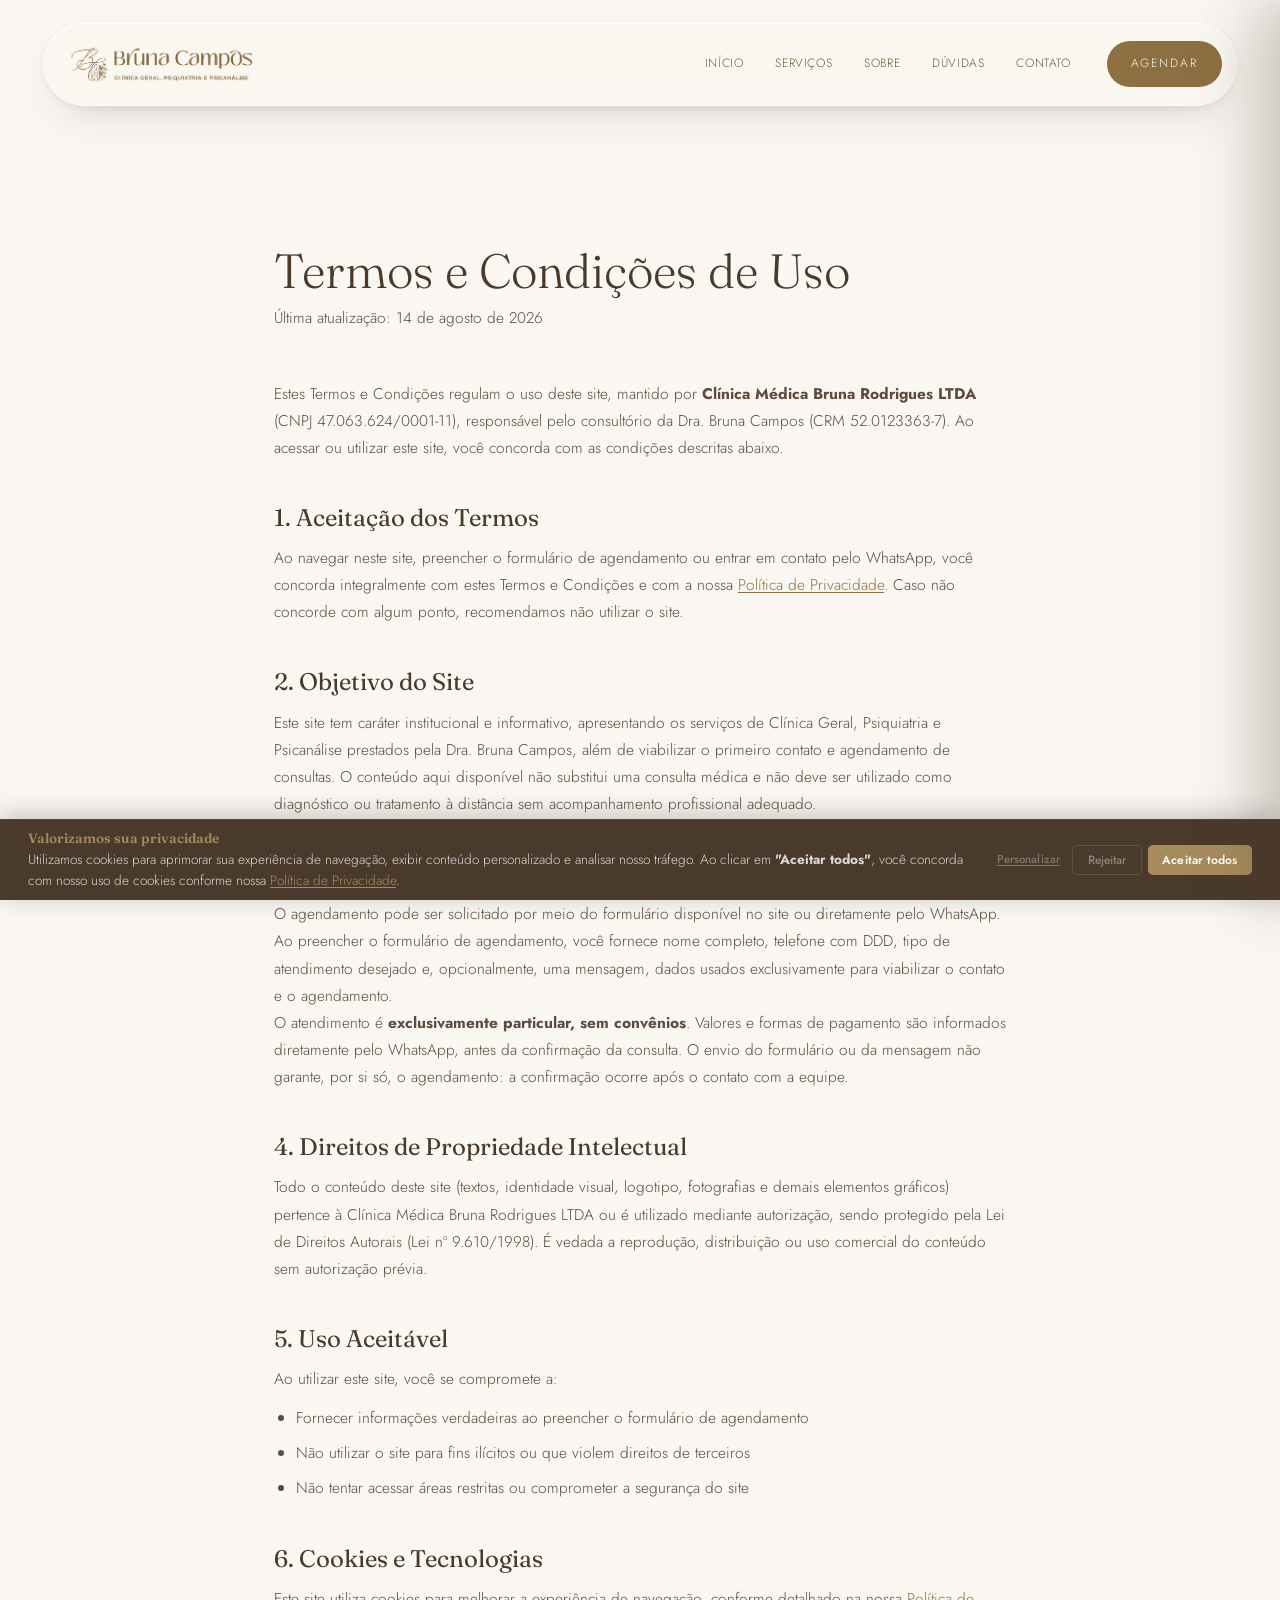
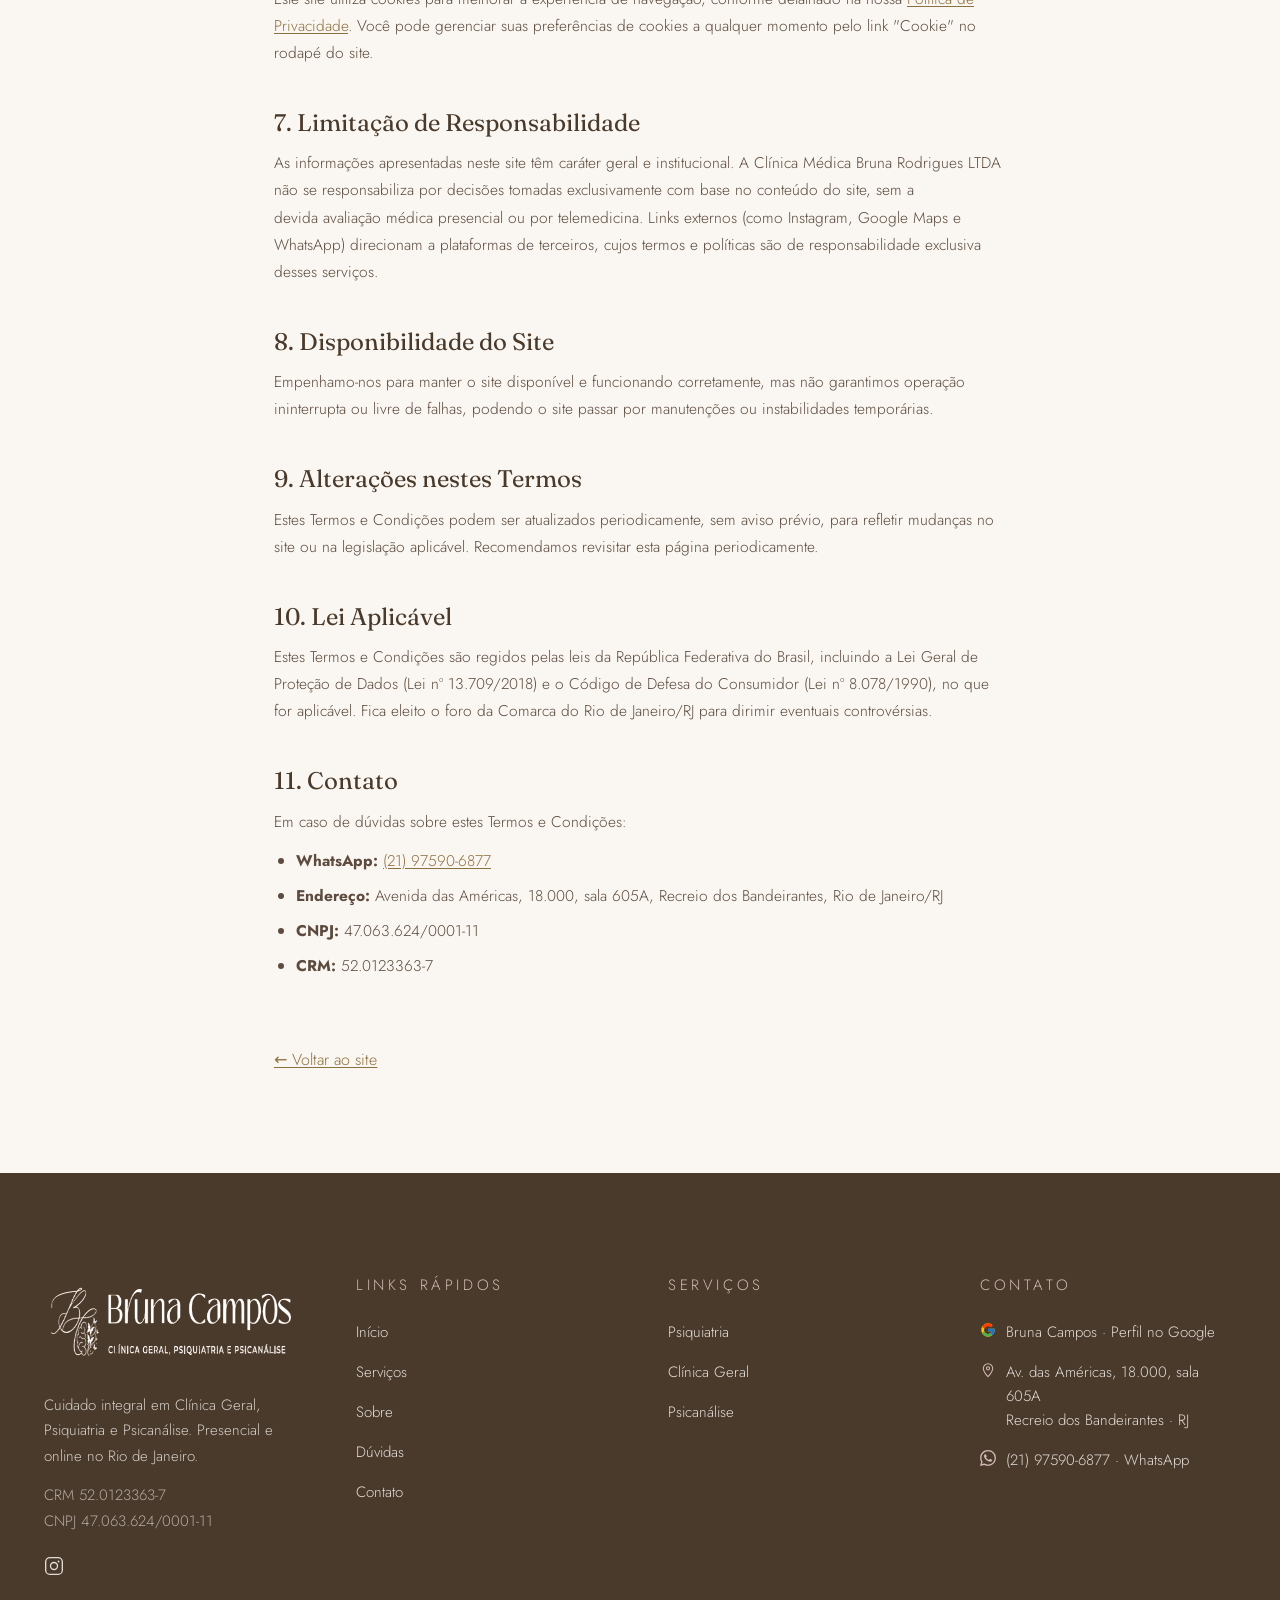
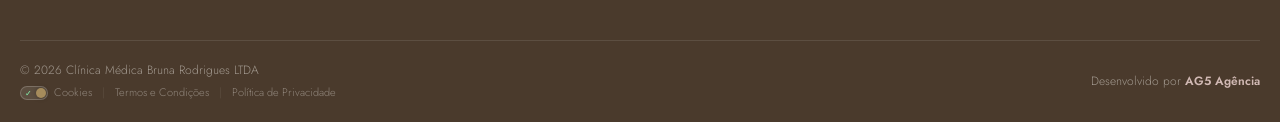
<file: termos-e-condicoes.html>
<!DOCTYPE html>
<html lang="pt-BR">
<head>
<meta charset="utf-8" />
<meta name="viewport" content="width=device-width, initial-scale=1" />
<title>Termos e Condições | Bruna Campos: Clínica Geral, Psiquiatria e Psicanálise</title>
<meta name="description" content="Termos e Condições de Uso do site de Bruna Campos: Clínica Geral, Psiquiatria e Psicanálise. Condições de uso, agendamento e atendimento." />
<meta name="robots" content="noindex, follow" />
<link rel="icon" href="Assets/favicon-bruna-campos-psiquiatria-rj.ico" />
<link rel="preconnect" href="https://fonts.googleapis.com" />
<link rel="preconnect" href="https://fonts.gstatic.com" crossorigin />
<link href="https://fonts.googleapis.com/css2?family=Fraunces:ital,opsz,wght@0,9..144,300;0,9..144,400;1,9..144,300&family=Cormorant+Garamond:ital,wght@0,300;0,400;1,300;1,400&family=Jost:wght@300;400;500&display=swap" rel="stylesheet" />
<link rel="stylesheet" href="style.css" />
<link rel="stylesheet" href="cookie-banner.css" />
<style>
  .legal { padding: 140px 0 100px; }
  .legal__in { max-width: 780px; margin: 0 auto; }
  .legal h1 { font-size: clamp(32px, 4vw, 48px); margin-bottom: 8px; }
  .legal__atualizado { font-size: 13px; color: var(--texto-3); margin-bottom: 48px; }
  .legal h2 { font-family: var(--serif); font-weight: 400; font-size: 24px; color: var(--marrom); margin: 44px 0 14px; }
  .legal p, .legal li { font-size: 15.5px; line-height: 1.75; color: var(--texto-2); }
  .legal ul { margin: 12px 0; padding-left: 22px; }
  .legal li { margin-bottom: 8px; }
  .legal a { text-decoration: underline; text-underline-offset: 2px; }
  .legal__voltar { display: inline-block; margin-top: 56px; }
</style>
</head>
<body id="topo">

<header class="header" id="header">
  <div class="wrap header__in">
    <a class="brand" href="/#topo">
      <img class="brand__logo" src="Assets/logo-bruna-campos-psiquiatria-psicanalise.webp" alt="Bruna Campos: Clínica Geral, Psiquiatria e Psicanálise" width="153" height="46" />
    </a>
    <nav class="nav" id="nav">
      <a href="/#topo"><span>Início</span></a>
      <a href="/#servicos"><span>Serviços</span></a>
      <a href="/#sobre"><span>Sobre</span></a>
      <a href="/#faq"><span>Dúvidas</span></a>
      <a href="/#localizacao"><span>Contato</span></a>
    </nav>
    <div class="header__acoes">
      <a class="btn btn--sm" href="https://wa.me/5521975906877?text=Ol%C3%A1%2C%20vim%20atrav%C3%A9s%20do%20site%20e%20gostaria%20de%20agendar%20uma%20consulta." target="_blank" rel="noopener">Agendar</a>
      <button class="nav-toggle" type="button" aria-expanded="false" aria-controls="drawer">
        <span></span><span></span><span></span>
      </button>
    </div>
  </div>
</header>

<main>
  <section class="legal">
    <div class="wrap legal__in">
      <h1>Termos e Condições de Uso</h1>
      <p class="legal__atualizado">Última atualização: 14 de agosto de 2026</p>

      <p>Estes Termos e Condições regulam o uso deste site, mantido por <strong>Clínica Médica Bruna Rodrigues LTDA</strong> (CNPJ 47.063.624/0001-11), responsável pelo consultório da Dra. Bruna Campos (CRM 52.0123363-7). Ao acessar ou utilizar este site, você concorda com as condições descritas abaixo.</p>

      <h2>1. Aceitação dos Termos</h2>
      <p>Ao navegar neste site, preencher o formulário de agendamento ou entrar em contato pelo WhatsApp, você concorda integralmente com estes Termos e Condições e com a nossa <a href="/politica-de-privacidade">Política de Privacidade</a>. Caso não concorde com algum ponto, recomendamos não utilizar o site.</p>

      <h2>2. Objetivo do Site</h2>
      <p>Este site tem caráter institucional e informativo, apresentando os serviços de Clínica Geral, Psiquiatria e Psicanálise prestados pela Dra. Bruna Campos, além de viabilizar o primeiro contato e agendamento de consultas. O conteúdo aqui disponível não substitui uma consulta médica e não deve ser utilizado como diagnóstico ou tratamento à distância sem acompanhamento profissional adequado.</p>

      <h2>3. Agendamento de Consultas</h2>
      <p>O agendamento pode ser solicitado por meio do formulário disponível no site ou diretamente pelo WhatsApp. Ao preencher o formulário de agendamento, você fornece nome completo, telefone com DDD, tipo de atendimento desejado e, opcionalmente, uma mensagem, dados usados exclusivamente para viabilizar o contato e o agendamento.</p>
      <p>O atendimento é <strong>exclusivamente particular, sem convênios</strong>. Valores e formas de pagamento são informados diretamente pelo WhatsApp, antes da confirmação da consulta. O envio do formulário ou da mensagem não garante, por si só, o agendamento: a confirmação ocorre após o contato com a equipe.</p>

      <h2>4. Direitos de Propriedade Intelectual</h2>
      <p>Todo o conteúdo deste site (textos, identidade visual, logotipo, fotografias e demais elementos gráficos) pertence à Clínica Médica Bruna Rodrigues LTDA ou é utilizado mediante autorização, sendo protegido pela Lei de Direitos Autorais (Lei nº 9.610/1998). É vedada a reprodução, distribuição ou uso comercial do conteúdo sem autorização prévia.</p>

      <h2>5. Uso Aceitável</h2>
      <p>Ao utilizar este site, você se compromete a:</p>
      <ul>
        <li>Fornecer informações verdadeiras ao preencher o formulário de agendamento</li>
        <li>Não utilizar o site para fins ilícitos ou que violem direitos de terceiros</li>
        <li>Não tentar acessar áreas restritas ou comprometer a segurança do site</li>
      </ul>

      <h2>6. Cookies e Tecnologias</h2>
      <p>Este site utiliza cookies para melhorar a experiência de navegação, conforme detalhado na nossa <a href="/politica-de-privacidade">Política de Privacidade</a>. Você pode gerenciar suas preferências de cookies a qualquer momento pelo link "Cookie" no rodapé do site.</p>

      <h2>7. Limitação de Responsabilidade</h2>
      <p>As informações apresentadas neste site têm caráter geral e institucional. A Clínica Médica Bruna Rodrigues LTDA não se responsabiliza por decisões tomadas exclusivamente com base no conteúdo do site, sem a devida avaliação médica presencial ou por telemedicina. Links externos (como Instagram, Google Maps e WhatsApp) direcionam a plataformas de terceiros, cujos termos e políticas são de responsabilidade exclusiva desses serviços.</p>

      <h2>8. Disponibilidade do Site</h2>
      <p>Empenhamo-nos para manter o site disponível e funcionando corretamente, mas não garantimos operação ininterrupta ou livre de falhas, podendo o site passar por manutenções ou instabilidades temporárias.</p>

      <h2>9. Alterações nestes Termos</h2>
      <p>Estes Termos e Condições podem ser atualizados periodicamente, sem aviso prévio, para refletir mudanças no site ou na legislação aplicável. Recomendamos revisitar esta página periodicamente.</p>

      <h2>10. Lei Aplicável</h2>
      <p>Estes Termos e Condições são regidos pelas leis da República Federativa do Brasil, incluindo a Lei Geral de Proteção de Dados (Lei nº 13.709/2018) e o Código de Defesa do Consumidor (Lei nº 8.078/1990), no que for aplicável. Fica eleito o foro da Comarca do Rio de Janeiro/RJ para dirimir eventuais controvérsias.</p>

      <h2>11. Contato</h2>
      <p>Em caso de dúvidas sobre estes Termos e Condições:</p>
      <ul>
        <li><strong>WhatsApp:</strong> <a href="https://wa.me/5521975906877?text=Ol%C3%A1%2C%20vim%20atrav%C3%A9s%20do%20site%20e%20gostaria%20de%20tirar%20uma%20d%C3%BAvida%20sobre%20os%20termos." target="_blank" rel="noopener">(21) 97590-6877</a></li>
        <li><strong>Endereço:</strong> Avenida das Américas, 18.000, sala 605A, Recreio dos Bandeirantes, Rio de Janeiro/RJ</li>
        <li><strong>CNPJ:</strong> 47.063.624/0001-11</li>
        <li><strong>CRM:</strong> 52.0123363-7</li>
      </ul>

      <a class="link-sub legal__voltar" href="/#topo">← Voltar ao site</a>
    </div>
  </section>
</main>

<footer class="footer">
  <div class="wrap footer__in">
    <div class="footer__brand">
      <img class="footer__logo" src="Assets/logo-bruna-campos-clinica-geral-psiquiatria-rodape.webp" alt="Bruna Campos: Clínica Geral, Psiquiatria e Psicanálise" width="400" height="120" />
      <p>Cuidado integral em Clínica Geral, Psiquiatria e Psicanálise. Presencial e online no Rio de Janeiro.</p>
      <p class="footer__legal">CRM 52.0123363-7<br />CNPJ 47.063.624/0001-11</p>
      <div class="footer__social">
        <a href="https://www.instagram.com/dra_brunacampos/" target="_blank" rel="noopener noreferrer" aria-label="Instagram @dra_brunacampos">
          <svg width="20" height="20" viewBox="0 0 24 24" fill="none" aria-hidden="true"><rect x="2" y="2" width="20" height="20" rx="5" stroke="currentColor" stroke-width="1.6" /><circle cx="12" cy="12" r="4.2" stroke="currentColor" stroke-width="1.6" /><circle cx="17.4" cy="6.6" r="1.1" fill="currentColor" /></svg>
        </a>
      </div>
    </div>

    <div>
      <p class="footer__titulo">Links rápidos</p>
      <div class="footer__col">
        <a href="/#topo">Início</a>
        <a href="/#servicos">Serviços</a>
        <a href="/#sobre">Sobre</a>
        <a href="/#faq">Dúvidas</a>
        <a href="/#localizacao">Contato</a>
      </div>
    </div>

    <div>
      <p class="footer__titulo">Serviços</p>
      <div class="footer__col">
        <a href="/#servicos">Psiquiatria</a>
        <a href="/#servicos">Clínica Geral</a>
        <a href="/#servicos">Psicanálise</a>
      </div>
    </div>

    <div>
      <p class="footer__titulo">Contato</p>
      <div class="footer__col footer__contato">
        <a href="https://maps.google.com/?cid=4122219039553274142" target="_blank" rel="noopener noreferrer">
          <svg width="16" height="16" viewBox="0 0 48 48" aria-hidden="true"><path fill="#FFC107" d="M43.6 20.5H42V20H24v8h11.3c-1.6 4.7-6.1 8-11.3 8-6.6 0-12-5.4-12-12s5.4-12 12-12c3.1 0 5.9 1.2 8 3.1l5.7-5.7C34.5 6.1 29.5 4 24 4 12.9 4 4 12.9 4 24s8.9 20 20 20 20-8.9 20-20c0-1.3-.1-2.7-.4-3.5z"/><path fill="#FF3D00" d="M6.3 14.7l6.6 4.8C14.6 15.9 18.9 13 24 13c3.1 0 5.9 1.2 8 3.1l5.7-5.7C34.5 6.1 29.5 4 24 4 16.3 4 9.7 8.3 6.3 14.7z"/><path fill="#4CAF50" d="M24 44c5.4 0 10.3-2.1 14-5.5l-6.5-5.4C29.5 34.9 26.9 36 24 36c-5.2 0-9.6-3.3-11.3-7.9l-6.5 5C9.6 39.6 16.3 44 24 44z"/><path fill="#1976D2" d="M43.6 20.5H42V20H24v8h11.3c-.8 2.3-2.3 4.3-4.2 5.6l6.5 5.4C41.5 35.8 44 30.3 44 24c0-1.3-.1-2.7-.4-3.5z"/></svg>
          <span>Bruna Campos · Perfil no Google</span>
        </a>
        <a href="https://www.google.com/maps/dir/?api=1&amp;destination=Avenida%20das%20Am%C3%A9ricas%2018000%2C%20Recreio%20dos%20Bandeirantes%2C%20Rio%20de%20Janeiro%20-%20RJ%2C%2022790-704" target="_blank" rel="noopener noreferrer">
          <svg width="16" height="16" viewBox="0 0 24 24" fill="none" aria-hidden="true"><path d="M12 22s7-6.8 7-12.5A7 7 0 0 0 5 9.5C5 15.2 12 22 12 22Z" stroke="currentColor" stroke-width="1.6" stroke-linejoin="round" /><circle cx="12" cy="9.5" r="2.4" stroke="currentColor" stroke-width="1.6" /></svg>
          <span>Av. das Américas, 18.000, sala 605A<br />Recreio dos Bandeirantes · RJ</span>
        </a>
        <a href="https://wa.me/5521975906877?text=Ol%C3%A1%2C%20vim%20atrav%C3%A9s%20do%20site%20e%20gostaria%20de%20agendar%20uma%20consulta." target="_blank" rel="noopener noreferrer">
          <svg width="16" height="16" viewBox="0 0 24 24" fill="currentColor" aria-hidden="true"><path d="M17.472 14.382c-.297-.149-1.758-.867-2.03-.967-.273-.099-.471-.148-.67.15-.197.297-.767.966-.94 1.164-.173.199-.347.223-.644.075-.297-.15-1.255-.463-2.39-1.475-.883-.788-1.48-1.761-1.653-2.059-.173-.297-.018-.458.13-.606.134-.133.298-.347.446-.52.149-.174.198-.298.298-.497.099-.198.05-.371-.025-.52-.075-.149-.669-1.612-.916-2.207-.242-.579-.487-.5-.669-.51-.173-.008-.371-.01-.57-.01-.198 0-.52.074-.792.372-.272.297-1.04 1.016-1.04 2.479 0 1.462 1.065 2.875 1.213 3.074.149.198 2.096 3.2 5.077 4.487.709.306 1.262.489 1.694.625.712.227 1.36.195 1.871.118.571-.085 1.758-.719 2.006-1.413.248-.694.248-1.289.173-1.413-.074-.124-.272-.198-.57-.347m-5.421 7.403h-.004a9.87 9.87 0 01-5.031-1.378l-.361-.214-3.741.982.998-3.648-.235-.374a9.86 9.86 0 01-1.51-5.26c.001-5.45 4.436-9.884 9.888-9.884 2.64 0 5.122 1.03 6.988 2.898a9.825 9.825 0 012.893 6.994c-.003 5.45-4.437 9.884-9.885 9.884m8.413-18.297A11.815 11.815 0 0012.05 0C5.495 0 .16 5.335.157 11.892c0 2.096.547 4.142 1.588 5.945L.057 24l6.305-1.654a11.882 11.882 0 005.683 1.448h.005c6.554 0 11.89-5.335 11.893-11.893a11.821 11.821 0 00-3.48-8.413z"/></svg>
          <span>(21) 97590-6877 · WhatsApp</span>
        </a>
      </div>
    </div>
  </div>
  <div class="wrap creditos">
    <div class="footer-credits-left">
      <span class="footer-credits-copy">© 2026 Clínica Médica Bruna Rodrigues LTDA</span>
      <div class="footer-legal-links">
        <a href="#" id="ck-prefs-link">
          <span id="cookie-toggle" class="active">
            <span class="ck-icon-yes">✓</span>
            <span class="ck-icon-no">✕</span>
            <span id="cookie-toggle-dot"></span>
          </span>
          Cookies
        </a>
        <span class="footer-legal-sep">|</span>
        <a href="/termos-e-condicoes">Termos e Condições</a>
        <span class="footer-legal-sep">|</span>
        <a href="/politica-de-privacidade">Política de Privacidade</a>
      </div>
    </div>
    <div class="footer-credits-right">Desenvolvido por <a href="https://www.ag5agencia.com.br" target="_blank" rel="noopener">AG5 Agência</a></div>
  </div>
</footer>

<div class="drawer-overlay" id="drawer-overlay" hidden></div>
<aside class="drawer" id="drawer" aria-hidden="true">
  <div class="drawer__topo">
    <a class="drawer__logo" href="/#topo">
      <img src="Assets/logo-bruna-campos-psiquiatria-psicanalise.webp" alt="Bruna Campos: Clínica Geral, Psiquiatria e Psicanálise" width="113" height="34" />
    </a>
    <button class="drawer__fechar" type="button" aria-label="Fechar menu">
      <span></span><span></span>
    </button>
  </div>
  <nav class="drawer__nav" aria-label="Navegação principal">
    <a href="/#topo">Início</a>
    <a href="/#servicos">Serviços</a>
    <a href="/#sobre">Sobre</a>
    <a href="/#faq">Dúvidas</a>
    <a href="/#localizacao">Contato</a>
  </nav>
  <a class="btn drawer__cta" href="https://wa.me/5521975906877?text=Ol%C3%A1%2C%20vim%20atrav%C3%A9s%20do%20site%20e%20gostaria%20de%20agendar%20uma%20consulta." target="_blank" rel="noopener">Agendar pelo WhatsApp</a>
</aside>

<!-- ========== BANNER DE ACEITE ========== -->
<div id="ck-banner" class="ck-banner" role="dialog" aria-modal="true" aria-label="Aviso de cookies" aria-live="polite" aria-hidden="true">
    <div class="ck-banner__inner">
        <div class="ck-banner__content">
            <h2 class="ck-banner__title">Valorizamos sua privacidade</h2>
            <p class="ck-banner__text">
                Utilizamos cookies para aprimorar sua experiência de navegação, exibir conteúdo
                personalizado e analisar nosso tráfego. Ao clicar em <strong>"Aceitar todos"</strong>,
                você concorda com nosso uso de cookies conforme nossa
                <a href="/politica-de-privacidade" class="ck-banner__link">Política de Privacidade</a>.
            </p>
        </div>
        <div class="ck-banner__actions">
            <button id="ck-customize" class="ck-btn ck-btn--ghost">Personalizar</button>
            <button id="ck-reject" class="ck-btn ck-btn--outline">Rejeitar</button>
            <button id="ck-accept-all" class="ck-btn ck-btn--primary">Aceitar todos</button>
        </div>
    </div>
</div>

<!-- ========== MODAL DE PERSONALIZAÇÃO ========== -->
<div id="ck-modal" class="ck-modal" role="dialog" aria-modal="true" aria-label="Personalizar preferências de cookies" aria-hidden="true">
    <div class="ck-modal__overlay" id="ck-modal-overlay"></div>
    <div class="ck-modal__box">
        <div class="ck-modal__header">
            <h2 class="ck-modal__title">Personalizar preferências de consentimento</h2>
            <button class="ck-modal__close" id="ck-modal-close" aria-label="Fechar modal">
                <svg width="18" height="18" viewBox="0 0 24 24" fill="none" aria-hidden="true">
                    <path d="M18 6L6 18M6 6l12 12" stroke="currentColor" stroke-width="2" stroke-linecap="round" stroke-linejoin="round" />
                </svg>
            </button>
        </div>
        <div class="ck-modal__body">
            <p class="ck-modal__intro">
                Utilizamos cookies para ajudar você a navegar com eficiência e executar certas funções.
                Os cookies classificados como <strong>"Necessário"</strong> são essenciais para o
                funcionamento básico do site e não podem ser desativados.
            </p>
            <div class="ck-category">
                <div class="ck-category__header">
                    <div class="ck-category__info">
                        <h3 class="ck-category__name">Necessário</h3>
                        <p class="ck-category__desc">Essenciais para o funcionamento do site. Não armazenam dados pessoalmente identificáveis.</p>
                    </div>
                    <span class="ck-category__badge">Sempre ativo</span>
                </div>
            </div>
            <div class="ck-category">
                <div class="ck-category__header">
                    <div class="ck-category__info">
                        <h3 class="ck-category__name">Funcional</h3>
                        <p class="ck-category__desc">Ajudam a executar funcionalidades como compartilhamento em mídia social e recursos de terceiros.</p>
                    </div>
                    <label class="ck-toggle" aria-label="Ativar cookies funcionais">
                        <input type="checkbox" id="ck-functional" name="functional">
                        <span class="ck-toggle__slider"></span>
                    </label>
                </div>
            </div>
            <div class="ck-category">
                <div class="ck-category__header">
                    <div class="ck-category__info">
                        <h3 class="ck-category__name">Analítico</h3>
                        <p class="ck-category__desc">Usados para entender como os visitantes interagem com o site (visitantes, taxa de rejeição, etc.).</p>
                    </div>
                    <label class="ck-toggle" aria-label="Ativar cookies analíticos">
                        <input type="checkbox" id="ck-analytics" name="analytics">
                        <span class="ck-toggle__slider"></span>
                    </label>
                </div>
            </div>
            <div class="ck-category">
                <div class="ck-category__header">
                    <div class="ck-category__info">
                        <h3 class="ck-category__name">Desempenho</h3>
                        <p class="ck-category__desc">Analisam índices de desempenho do site para oferecer melhor experiência ao visitante.</p>
                    </div>
                    <label class="ck-toggle" aria-label="Ativar cookies de desempenho">
                        <input type="checkbox" id="ck-performance" name="performance">
                        <span class="ck-toggle__slider"></span>
                    </label>
                </div>
            </div>
            <div class="ck-category">
                <div class="ck-category__header">
                    <div class="ck-category__info">
                        <h3 class="ck-category__name">Publicidade</h3>
                        <p class="ck-category__desc">Entregam anúncios personalizados com base nas páginas visitadas anteriormente.</p>
                    </div>
                    <label class="ck-toggle" aria-label="Ativar cookies de publicidade">
                        <input type="checkbox" id="ck-advertising" name="advertising">
                        <span class="ck-toggle__slider"></span>
                    </label>
                </div>
            </div>
        </div>
        <div class="ck-modal__footer">
            <button id="ck-modal-reject" class="ck-btn ck-btn--outline">Rejeitar</button>
            <button id="ck-modal-save" class="ck-btn ck-btn--ghost">Salvar Preferências</button>
            <button id="ck-modal-accept-all" class="ck-btn ck-btn--primary">Aceitar todos</button>
        </div>
    </div>
</div>

<button id="ck-prefs-btn" class="ck-prefs-btn" aria-label="Preferências de cookies" style="display:none;">Cookies</button>

<script src="script.js" defer></script>
<script src="cookie-banner.js" defer></script>
<script src="https://control-blog.ag5agencia.site/r.js" data-c="bruna-campos" defer></script>
</body>
</html>
</file>
<file: style.css>
:root {
  --rose: #D1B9B4;
  --bege: #D4C1B3;
  --off: #FAF7F2;
  --areia: #F2EBE3;
  --ouro-escuro: #8D7041;
  --ouro: #A68C5C;
  --texto: #3A2E28;
  --texto-2: #5C4B3E;
  --texto-3: #6B5949;
  --marrom: #4A3A2C;
  --serif: "Fraunces", Georgia, serif;
  --script: "Cormorant Garamond", Georgia, serif;
  --sans: "Jost", system-ui, -apple-system, sans-serif;
  --max: 1240px;
  --pad: 24px;
  --gap: 56px;
  --sec-y: 96px;
  --ease: cubic-bezier(0.22, 1, 0.36, 1);
}

*, *::before, *::after { box-sizing: border-box; }

html { scroll-behavior: smooth; }

body {
  margin: 0;
  background: var(--off);
  color: var(--texto);
  font-family: var(--sans);
  font-weight: 300;
  font-size: 16px;
  line-height: 1.6;
  -webkit-font-smoothing: antialiased;
  overflow-x: hidden;
}

img { max-width: 100%; }
::selection { background: var(--rose); color: #fff; }

a { color: var(--ouro-escuro); text-decoration: none; transition: color 240ms ease; }
a:hover { color: var(--ouro); }

h1, h2, h3 { font-family: var(--serif); font-weight: 300; margin: 0; line-height: 1.05; color: var(--marrom); }
p { margin: 0; text-wrap: pretty; }

.wrap { max-width: var(--max); margin: 0 auto; padding-left: var(--pad); padding-right: var(--pad); }
.overline { font-size: 11.5px; letter-spacing: 0.32em; text-transform: uppercase; color: var(--ouro); margin: 0 0 22px; }
.em { font-family: var(--script); font-style: italic; color: var(--ouro-escuro); }

/* ---------- botões ---------- */
.btn {
  display: inline-block;
  background: var(--ouro-escuro);
  color: var(--off);
  padding: 18px 34px;
  border: 0;
  border-radius: 999px;
  font-family: var(--sans);
  font-size: 12.5px;
  letter-spacing: 0.16em;
  text-transform: uppercase;
  cursor: pointer;
  transition: background 240ms ease, transform 240ms ease;
}
.btn:hover { background: var(--ouro); color: #fff; transform: translateY(-2px); }
.btn--ghost { background: transparent; color: #6E5638; border: 1px solid rgba(141, 112, 65, 0.4); }
.btn--ghost:hover { background: transparent; border-color: var(--ouro-escuro); color: var(--ouro-escuro); }
.btn--sm { padding: 13px 24px; font-size: 12px; }

/* ---------- header ---------- */
.header {
  position: sticky;
  top: 0;
  z-index: 40;
  padding: 22px var(--pad) 0;
  pointer-events: none;
  transition: padding 420ms var(--ease);
}
.header__in {
  pointer-events: all;
  display: flex;
  align-items: center;
  justify-content: space-between;
  gap: 22px;
  max-width: calc(var(--max) - 2 * var(--pad) + 2px);
  margin: 0 auto;
  padding: 12px 14px 12px 22px;
  background: rgba(250, 247, 242, 0.72);
  backdrop-filter: blur(18px) saturate(1.4);
  -webkit-backdrop-filter: blur(18px) saturate(1.4);
  border: 1px solid rgba(255, 255, 255, 0.5);
  border-radius: 999px;
  box-shadow:
    0 1px 1px rgba(255, 255, 255, 0.6) inset,
    0 18px 44px -20px rgba(74, 58, 44, 0.28),
    0 2px 10px rgba(74, 58, 44, 0.06);
  transition: box-shadow 420ms var(--ease), padding 420ms var(--ease), background 420ms var(--ease), border-color 420ms var(--ease);
}
.header.is-scrolled { padding-top: 12px; }
.header.is-scrolled .header__in {
  padding-top: 8px;
  padding-bottom: 8px;
  background: rgba(250, 247, 242, 0.86);
  border-color: rgba(166, 140, 92, 0.28);
  box-shadow:
    0 1px 1px rgba(255, 255, 255, 0.6) inset,
    0 14px 34px -18px rgba(74, 58, 44, 0.32),
    0 2px 8px rgba(74, 58, 44, 0.08);
}

.brand { display: flex; align-items: center; gap: 12px; flex: 0 0 auto; position: relative; }
.brand__logo {
  display: block;
  height: 58px;
  width: auto;
  /* a arte é clara (pensada p/ fundo escuro) — filtro converte pra tom dourado-escuro legível em fundo claro */
  filter: brightness(0) saturate(100%) invert(37%) sepia(24%) saturate(944%) hue-rotate(358deg) brightness(93%) contrast(88%);
  opacity: 0.92;
  transition: transform 420ms var(--ease), opacity 300ms ease;
}
.brand:hover .brand__logo { transform: scale(1.03); opacity: 1; }

/* desktop usa só o monograma (ícone); mobile mantém a logo completa com o nome */
.brand__logo--desktop { display: block; height: 52px; width: auto; }
.brand__logo--mobile { display: none; }

.nav {
  margin-left: auto;
  display: flex;
  flex-wrap: nowrap;
  white-space: nowrap;
  align-items: center;
  gap: 4px;
  font-size: 12px;
  letter-spacing: 0.05em;
  text-transform: uppercase;
}
.nav a {
  position: relative;
  display: inline-block;
  padding: 8px 14px;
  color: #6E5638;
  border-radius: 999px;
  transition: color 300ms ease;
}
.nav a span { position: relative; z-index: 1; }
.nav a::before {
  content: "";
  position: absolute;
  inset: 0;
  border-radius: 999px;
  background: linear-gradient(135deg, var(--rose), var(--bege));
  opacity: 0;
  transform: scale(0.85);
  transition: opacity 300ms var(--ease), transform 300ms var(--ease);
}
.nav a:hover { color: #4A3A2C; }
.nav a:hover::before { opacity: 1; transform: scale(1); }

.header__acoes { display: flex; align-items: center; gap: 10px; flex: 0 0 auto; }

.nav-toggle {
  display: none;
  align-items: center;
  justify-content: center;
  gap: 4px;
  flex-direction: column;
  width: 40px;
  height: 40px;
  background: rgba(166, 140, 92, 0.1);
  border: 1px solid rgba(141, 112, 65, 0.24);
  border-radius: 50%;
  cursor: pointer;
  padding: 0;
}
.nav-toggle span {
  display: block;
  width: 15px;
  height: 1px;
  background: #6E5638;
  transition: transform 300ms var(--ease), opacity 300ms var(--ease);
}
.nav-toggle[aria-expanded="true"] span:nth-child(1) { transform: translateY(5px) rotate(45deg); }
.nav-toggle[aria-expanded="true"] span:nth-child(2) { opacity: 0; }
.nav-toggle[aria-expanded="true"] span:nth-child(3) { transform: translateY(-5px) rotate(-45deg); }

/* ---------- hero ---------- */
.hero { position: relative; padding: 32px 0 64px; overflow: hidden; }
.hero::before {
  content: "";
  position: absolute;
  top: -80px;
  right: -140px;
  width: 460px;
  height: 460px;
  border-radius: 50%;
  background: radial-gradient(circle at 30% 30%, rgba(209, 185, 180, 0.5), rgba(212, 193, 179, 0.05) 70%);
  pointer-events: none;
}
.hero__in { position: relative; display: flex; flex-wrap: wrap; gap: var(--gap); align-items: center; }
.hero__texto { flex: 1 1 460px; min-width: 0; }

.hero .overline {
  position: relative;
  display: inline-flex;
  align-items: center;
  gap: 14px;
  font-size: 12.5px;
}
.hero .overline::before { content: ""; width: 32px; height: 1px; background: var(--ouro); }
.hero h1 { font-size: clamp(38px, 4.6vw, 68px); line-height: 1.03; letter-spacing: -0.02em; text-wrap: balance; }
.hero .em {
  font-size: 1.05em;
  color: var(--ouro-escuro);
}
.hero__lead { margin-top: 26px; max-width: 44ch; font-size: 18px; line-height: 1.65; color: var(--texto-2); }
.hero__cta { display: flex; flex-wrap: wrap; align-items: center; gap: 18px 28px; margin-top: 38px; }

.hero__selos {
  display: flex;
  flex-wrap: wrap;
  align-items: center;
  gap: 10px 16px;
  margin-top: 30px;
  padding-top: 22px;
  border-top: 1px solid rgba(141, 112, 65, 0.18);
  font-size: 13.5px;
  color: var(--texto-3);
}
.hero__selos strong { color: var(--ouro-escuro); font-weight: 500; }
.hero__selos-sep { width: 4px; height: 4px; border-radius: 50%; background: var(--rose); flex: 0 0 auto; }

.hero__fig { flex: 0 1 480px; min-width: 320px; margin: 0; position: relative; }
.hero__fig::before {
  content: "";
  position: absolute;
  inset: -36px -50px -36px -36px;
  z-index: -2;
  background: radial-gradient(ellipse at 55% 40%, rgba(166, 140, 92, 0.32), rgba(166, 140, 92, 0) 68%);
  filter: blur(2px);
  pointer-events: none;
}
.hero__fig::after {
  content: "";
  position: absolute;
  top: -22px;
  right: -22px;
  width: 116px;
  height: 116px;
  border: 1px solid rgba(166, 140, 92, 0.5);
  border-radius: 50%;
  z-index: -1;
}
.moldura {
  position: relative;
  border-radius: 12px 140px 12px 12px;
  overflow: hidden;
  aspect-ratio: 4 / 5;
  max-height: 72vh;
  background: linear-gradient(160deg, #E7DCD3, var(--rose));
  box-shadow:
    0 2px 6px -2px rgba(74, 58, 44, 0.16),
    0 28px 58px -22px rgba(74, 58, 44, 0.4),
    0 64px 120px -38px rgba(74, 58, 44, 0.4),
    0 0 60px -18px rgba(166, 140, 92, 0.5),
    0 0 0 1px rgba(255, 255, 255, 0.55) inset;
  transform: translateY(var(--parallax, 0px));
  transition: box-shadow 700ms var(--ease);
  will-change: transform;
}
.hero__fig:hover .moldura { box-shadow:
    0 2px 6px -2px rgba(74, 58, 44, 0.2),
    0 34px 66px -20px rgba(74, 58, 44, 0.45),
    0 72px 130px -34px rgba(74, 58, 44, 0.45),
    0 0 76px -14px rgba(166, 140, 92, 0.6),
    0 0 0 1px rgba(255, 255, 255, 0.6) inset;
}
.moldura img {
  position: relative;
  width: 100%;
  height: 100%;
  object-fit: cover;
  object-position: 50% 45%;
  display: block;
  filter: saturate(1.02) contrast(1.03);
  transition: transform 900ms var(--ease);
}
.hero__fig:hover .moldura img { transform: scale(1.03); }
.ph {
  width: 100%;
  height: 100%;
  display: flex;
  align-items: center;
  justify-content: center;
  padding: 24px;
  text-align: center;
  background:
    repeating-linear-gradient(135deg, rgba(255, 255, 255, 0.5) 0 10px, rgba(255, 255, 255, 0) 10px 20px),
    linear-gradient(160deg, #E7DCD3, var(--rose));
  font-family: ui-monospace, SFMono-Regular, Menlo, monospace;
  font-size: 11.5px;
  letter-spacing: 0.14em;
  text-transform: uppercase;
  color: #6E5638;
  line-height: 1.8;
}
/* ---------- sinais ---------- */
.sinais { background: var(--rose); padding: 72px 0; margin-top: 40px; }
.sinais__in { display: flex; flex-direction: column; }
.sinais__intro { max-width: 60ch; }
.sinais__intro .overline { color: #7A5F49; }
.sinais__intro h2 { font-size: clamp(28px, 3vw, 42px); color: #fff; }
.sinais__intro p { margin-top: 16px; max-width: 62ch; font-size: 15px; line-height: 1.6; color: #4E3C30; }
.sinais__grid {
  margin-top: 32px;
  display: grid;
  grid-template-columns: repeat(3, 1fr);
  gap: 1px;
  background: rgba(255, 255, 255, 0.34);
}
.sinal { background: var(--rose); padding: 20px 20px 22px; }
.sinal span { font-family: var(--serif); font-size: 12px; letter-spacing: 0.1em; color: rgba(255, 255, 255, 0.85); }
.sinal h3 { font-weight: 400; font-size: 16.5px; line-height: 1.25; color: #43342A; margin: 8px 0 6px; }
.sinal p { font-size: 13px; line-height: 1.5; color: #5B483B; }

/* ---------- antes / depois (barra compacta) ---------- */
.antes-depois {
  margin-top: 40px;
  padding-top: 36px;
  border-top: 1px solid rgba(74, 58, 44, 0.18);
  display: flex;
  flex-wrap: wrap;
  align-items: center;
  justify-content: space-between;
  gap: 28px 40px;
}
.antes-depois__fotos { display: flex; align-items: center; gap: 22px; flex: 0 0 auto; }
.antes-depois__foto { position: relative; margin: 0; }
.antes-depois__foto img {
  width: 156px;
  height: 156px;
  border-radius: 50%;
  object-fit: cover;
  display: block;
  border: 3px solid rgba(255, 255, 255, 0.7);
  box-shadow: 0 14px 30px -12px rgba(74, 58, 44, 0.4);
  filter: saturate(0.55) brightness(0.88);
}
.antes-depois__foto--ouro img { filter: none; border-color: var(--ouro-escuro); }
.antes-depois__foto figcaption {
  margin-top: 10px;
  text-align: center;
  font-size: 11px;
  letter-spacing: 0.18em;
  text-transform: uppercase;
  color: #5B483B;
}
.antes-depois__seta { font-family: var(--serif); font-size: 26px; color: var(--ouro-escuro); }

.antes-depois__texto { display: flex; flex-wrap: wrap; align-items: center; gap: 18px 28px; flex: 1 1 320px; justify-content: flex-end; }
.antes-depois__texto p { font-size: 16.5px; color: #43342A; margin: 0; }
.antes-depois__cta { flex: 0 0 auto; }

/* ---------- serviços ---------- */
.servicos { padding: 116px 0; }
.servicos__head {
  display: flex;
  flex-wrap: wrap;
  align-items: flex-end;
  justify-content: space-between;
  gap: 24px;
  border-bottom: 1px solid rgba(141, 112, 65, 0.22);
  padding-bottom: 30px;
}
.servicos__head h2 { font-size: clamp(32px, 4vw, 58px); }
.servicos__head p { max-width: 34ch; font-size: 15.5px; line-height: 1.7; color: var(--texto-3); }
.servicos__grid {
  margin-top: 56px;
  display: grid;
  grid-template-columns: repeat(3, 1fr);
  gap: 28px;
}
.servico-card {
  position: relative;
  min-height: 560px;
  border-radius: 14px;
  overflow: hidden;
  isolation: isolate;
  box-shadow: 0 30px 60px -28px rgba(74, 58, 44, 0.4);
  transition: transform 480ms var(--ease), box-shadow 480ms var(--ease);
}
.servico-card:hover { transform: translateY(-8px); box-shadow: 0 40px 76px -24px rgba(74, 58, 44, 0.48); }

.servico-card__bg {
  position: absolute;
  inset: 0;
  z-index: -1;
  overflow: hidden;
  background: var(--marrom);
}
.servico-card__bg img {
  width: 100%;
  height: 100%;
  object-fit: cover;
  display: block;
  filter: saturate(0.25) sepia(0.3) brightness(0.42) contrast(1.08);
  transition: transform 700ms var(--ease), filter 400ms ease;
}
.servico-card:hover .servico-card__bg img { transform: scale(1.06); filter: saturate(0.3) sepia(0.3) brightness(0.48) contrast(1.08); }

.servico-card__n {
  position: absolute;
  top: 26px;
  left: 30px;
  z-index: 2;
  font-family: var(--serif);
  font-size: 20px;
  letter-spacing: 0.08em;
  color: var(--rose);
}

.servico-card__conteudo {
  position: relative;
  z-index: 1;
  height: 100%;
  display: flex;
  flex-direction: column;
  justify-content: flex-end;
  padding: 34px 30px 32px;
}
.servico-card__conteudo h3 { font-weight: 400; font-size: 26px; line-height: 1.15; color: #fff; }
.servico-card__conteudo p { margin-top: 12px; font-size: 14.5px; line-height: 1.6; color: rgba(255, 255, 255, 0.85); }
.servico-card__conteudo ul {
  list-style: none;
  margin: 18px 0 0;
  padding: 16px 0 0;
  border-top: 1px solid rgba(255, 255, 255, 0.25);
  display: flex;
  flex-direction: column;
  gap: 8px;
}
.servico-card__conteudo li {
  display: flex;
  align-items: baseline;
  gap: 10px;
  font-size: 13px;
  color: rgba(255, 255, 255, 0.78);
}
.servico-card__conteudo li::before { content: ""; width: 4px; height: 4px; border-radius: 50%; background: var(--rose); flex: 0 0 auto; }

.servico-card__cta {
  display: inline-flex;
  align-items: center;
  gap: 8px;
  margin-top: 18px;
  padding-bottom: 4px;
  border-bottom: 1px solid rgba(255, 255, 255, 0.5);
  font-size: 12px;
  letter-spacing: 0.1em;
  text-transform: uppercase;
  color: #fff;
  align-self: flex-start;
}
.servico-card__cta span { transition: transform 240ms var(--ease); }
.servico-card__cta:hover { color: var(--rose); border-bottom-color: var(--rose); }
.servico-card__cta:hover span { transform: translateX(4px); }

/* ---------- citação ---------- */
/* ---------- sobre ---------- */
.sobre { position: relative; padding: 128px 0 116px; overflow: hidden; }
.sobre::before {
  content: "";
  position: absolute;
  top: -120px;
  left: -160px;
  width: 480px;
  height: 480px;
  border-radius: 50%;
  background: radial-gradient(circle at 60% 40%, rgba(166, 140, 92, 0.18), rgba(166, 140, 92, 0) 70%);
  pointer-events: none;
}
.sobre__in { position: relative; display: flex; flex-wrap: wrap; gap: 88px; align-items: flex-start; padding-bottom: 56px; }
.sobre__foto { flex: 1 1 320px; min-width: 0; max-width: 360px; position: sticky; top: 100px; }

/* ---------- leque de fotos (carrossel 3D em baralho) ---------- */
.leque { position: relative; max-width: 320px; margin: 0 auto; }
.leque__palco {
  position: relative;
  width: 100%;
  aspect-ratio: 4 / 5;
  perspective: 1400px;
}
.leque__carta {
  position: absolute;
  inset: 0;
  margin: 0;
  border-radius: 4px 32px 4px 4px;
  overflow: hidden;
  box-shadow: 0 30px 60px -26px rgba(74, 58, 44, 0.45);
  transform-origin: 50% 108%;
  transition: transform 650ms var(--ease), opacity 650ms var(--ease), box-shadow 650ms var(--ease), filter 650ms var(--ease);
  cursor: pointer;
}
.leque__carta img {
  width: 100%;
  height: 100%;
  object-fit: cover;
  object-position: 50% 50%;
  display: block;
  filter: saturate(0.96) contrast(1.02);
}
/* fotos 4 e 6: rosto fica mais alto na imagem original, desce o enquadramento */
.leque__carta[data-carta="3"] img,
.leque__carta[data-carta="4"] img {
  object-position: 50% 30%;
}

/* posições em leque relativas à carta ativa */
.leque__carta { opacity: 0; pointer-events: none; z-index: 1; transform: rotate(0deg) translateX(0) scale(0.86); filter: saturate(0.5) brightness(0.85); }
.leque__carta.is-ativa {
  opacity: 1;
  pointer-events: auto;
  z-index: 5;
  transform: rotate(0deg) translateX(0) scale(1);
  filter: none;
  box-shadow: 0 50px 90px -30px rgba(74, 58, 44, 0.55), 0 0 0 1px rgba(255, 255, 255, 0.5) inset;
}
.leque__carta.is-prev1 { opacity: 1; pointer-events: auto; z-index: 4; transform: rotate(-5deg) translateX(-8%) scale(0.94); filter: saturate(0.75) brightness(0.92); }
.leque__carta.is-next1 { opacity: 1; pointer-events: auto; z-index: 4; transform: rotate(5deg) translateX(8%) scale(0.94); filter: saturate(0.75) brightness(0.92); }
.leque__carta.is-prev2 { opacity: 1; pointer-events: auto; z-index: 3; transform: rotate(-9deg) translateX(-15%) scale(0.88); filter: saturate(0.55) brightness(0.86); }
.leque__carta.is-next2 { opacity: 1; pointer-events: auto; z-index: 3; transform: rotate(9deg) translateX(15%) scale(0.88); filter: saturate(0.55) brightness(0.86); }

.leque__mono {
  position: absolute;
  z-index: 6;
  right: -12px;
  top: -18px;
  width: 62px;
  height: 62px;
  border-radius: 50%;
  box-shadow: 0 10px 26px rgba(74, 58, 44, 0.25), 0 0 0 4px var(--off);
}

.leque__seta {
  position: absolute;
  top: 50%;
  z-index: 7;
  display: flex;
  align-items: center;
  justify-content: center;
  width: 40px;
  height: 40px;
  border-radius: 50%;
  background: var(--off);
  border: 1px solid rgba(141, 112, 65, 0.25);
  color: var(--marrom);
  cursor: pointer;
  box-shadow: 0 12px 26px -8px rgba(74, 58, 44, 0.35);
  transition: background 260ms ease, color 260ms ease, transform 260ms ease;
}
.leque__seta svg { width: 17px; height: 17px; }
.leque__seta:hover { background: var(--ouro-escuro); color: #fff; transform: translateY(-50%) scale(1.06); }
.leque__seta--prev { left: -18px; transform: translateY(-50%); }
.leque__seta--prev:hover { transform: translateY(-50%) scale(1.06); }
.leque__seta--next { right: -18px; transform: translateY(-50%); }


.sobre__assinatura {
  display: block;
  margin-top: 26px;
  text-align: right;
  font-family: var(--script);
  font-style: italic;
  font-size: 30px;
  color: var(--ouro-escuro);
}

.sobre__texto { flex: 1 1 440px; min-width: 0; padding-left: 44px; }
.sobre__texto h2 { font-size: clamp(34px, 4.4vw, 60px); }
.sobre__citacao {
  position: relative;
  margin: 34px 0 0;
  padding: 6px 0 6px 8px;
  font-family: var(--script);
  font-style: italic;
  font-size: clamp(22px, 2.4vw, 28px);
  line-height: 1.4;
  color: var(--ouro-escuro);
}
.sobre__aspas {
  position: absolute;
  top: -46px;
  left: -18px;
  font-family: var(--serif);
  font-style: normal;
  font-size: 140px;
  line-height: 1;
  color: var(--rose);
  opacity: 0.55;
  z-index: -1;
}
.sobre__corpo { margin-top: 30px; }
.sobre__corpo p { margin-top: 20px; font-size: 17px; line-height: 1.8; color: var(--texto-2); }
.sobre__corpo p:first-child { margin-top: 0; }
.sobre__capitular {
  float: left;
  font-family: var(--serif);
  font-size: 64px;
  line-height: 0.78;
  font-weight: 400;
  color: var(--ouro-escuro);
  padding: 4px 6px 0 0;
}

.sobre__crm {
  margin-top: 28px;
  padding-top: 22px;
  border-top: 1px solid rgba(141, 112, 65, 0.22);
  font-size: 13px;
  letter-spacing: 0.04em;
  color: var(--texto-3);
}

/* ---------- números / credibilidade ---------- */
.numeros { position: relative; background: var(--areia); overflow: hidden; }

/* ---------- processo (como funciona) ---------- */
.processo { position: relative; padding: 96px 0; }
.processo::before {
  content: "";
  position: absolute;
  top: 0;
  left: 50%;
  transform: translateX(-50%);
  width: 1px;
  height: 64px;
  background: linear-gradient(180deg, rgba(141, 112, 65, 0) 0%, var(--ouro) 100%);
}
.processo__head { max-width: 60ch; margin: 0 auto; text-align: center; }
.processo__head h3 { margin-top: 14px; font-size: clamp(28px, 3.2vw, 44px); font-weight: 400; color: var(--marrom); }
.processo__head p { margin-top: 20px; font-size: 16px; line-height: 1.7; color: var(--texto-2); }

.processo__trilha {
  position: relative;
  margin-top: 76px;
  display: grid;
  grid-template-columns: repeat(4, 1fr);
  gap: 40px;
}
.processo__linha {
  position: absolute;
  top: 27px;
  left: 12.5%;
  right: 12.5%;
  height: 1px;
  background: rgba(141, 112, 65, 0.22);
}
.processo__linha-preenchida {
  position: absolute;
  inset: 0;
  transform-origin: left center;
  transform: scaleX(0);
  background: linear-gradient(90deg, var(--ouro-escuro), var(--ouro));
  transition: transform 1400ms var(--ease);
}
.processo__trilha.is-vista .processo__linha-preenchida { transform: scaleX(1); }

.processo__passo { position: relative; text-align: center; padding-top: 4px; }
.processo__num {
  position: relative;
  z-index: 1;
  display: inline-flex;
  align-items: center;
  justify-content: center;
  width: 56px;
  height: 56px;
  margin-bottom: 24px;
  border-radius: 50%;
  background: var(--off);
  border: 1px solid rgba(141, 112, 65, 0.3);
  font-family: var(--serif);
  font-size: 19px;
  font-weight: 400;
  color: var(--ouro-escuro);
  box-shadow: 0 16px 34px -18px rgba(74, 58, 44, 0.35);
  transition: background 420ms var(--ease), color 420ms var(--ease), border-color 420ms var(--ease), transform 420ms var(--ease);
}
.processo__passo:hover .processo__num {
  background: var(--ouro-escuro);
  border-color: var(--ouro-escuro);
  color: #fff;
  transform: translateY(-4px);
}
.processo__passo h4 { font-family: var(--serif); font-weight: 400; font-size: 19px; color: var(--marrom); }
.processo__passo p { margin-top: 10px; font-size: 14px; line-height: 1.65; color: var(--texto-3); }

.processo__cta { margin-top: 68px; text-align: center; }

/* ---------- faq (cartas pessoais) ---------- */
.faq { position: relative; padding: 128px 0; overflow: hidden; background: var(--areia); }
.faq::before {
  content: "";
  position: absolute;
  top: -140px;
  right: -140px;
  width: 440px;
  height: 440px;
  border-radius: 50%;
  background: radial-gradient(circle at 40% 40%, rgba(209, 185, 180, 0.32), rgba(209, 185, 180, 0) 70%);
  pointer-events: none;
}
.faq__head { position: relative; max-width: 62ch; margin: 0 auto; text-align: center; }
.faq__head h2 { font-size: clamp(30px, 3.6vw, 50px); }
.faq__nota { margin: 22px auto 0; max-width: 46ch; font-family: var(--script); font-style: italic; font-size: 19px; color: var(--texto-3); }

.cartas {
  position: relative;
  margin-top: 64px;
  display: grid;
  grid-template-columns: minmax(280px, 380px) 1fr;
  gap: 56px;
  align-items: stretch;
}

.cartas__perguntas { display: flex; flex-direction: column; gap: 2px; }
.carta-pergunta {
  position: relative;
  display: grid;
  grid-template-columns: 32px 1fr;
  align-items: center;
  gap: 16px;
  padding: 20px 22px;
  border-radius: 8px;
  background: transparent;
  border: 0;
  text-align: left;
  cursor: pointer;
  font-family: var(--serif);
  font-size: 16.5px;
  line-height: 1.4;
  color: var(--texto-2);
  transition: background 300ms ease, color 300ms ease;
}
.carta-pergunta__num {
  font-size: 12px;
  letter-spacing: 0.06em;
  color: var(--ouro);
  font-family: var(--sans);
}
.carta-pergunta:hover { background: rgba(255, 255, 255, 0.5); }
.carta-pergunta.is-ativa {
  background: var(--off);
  color: var(--marrom);
  box-shadow: 0 18px 40px -26px rgba(74, 58, 44, 0.35);
}
.carta-pergunta.is-ativa .carta-pergunta__num { color: var(--ouro-escuro); }

.cartas__papel {
  position: relative;
  background: var(--off);
  border-radius: 12px;
  box-shadow: 0 40px 80px -30px rgba(74, 58, 44, 0.4);
  padding: 56px 56px 44px;
  min-height: 300px;
  display: flex;
  flex-direction: column;
  justify-content: center;
}
.carta__aspas {
  position: absolute;
  top: 22px;
  left: 40px;
  font-family: var(--serif);
  font-size: 90px;
  line-height: 1;
  color: var(--rose);
  opacity: 0.6;
  pointer-events: none;
}
.carta {
  display: none;
  opacity: 0;
  transform: translateY(8px);
  transition: opacity 380ms var(--ease), transform 380ms var(--ease);
}
.carta.is-ativa { display: block; opacity: 1; transform: translateY(0); }
.carta__corpo { font-family: var(--serif); font-size: 19px; line-height: 1.72; color: var(--texto-2); font-weight: 300; }
.carta__assinatura {
  margin-top: 26px;
  font-family: var(--script);
  font-style: italic;
  font-size: 26px;
  color: var(--ouro-escuro);
}
.carta__cta {
  display: inline-block;
  margin-top: 8px;
  align-self: flex-start;
}

/* ---------- localização ---------- */
.local { position: relative; background: var(--off); padding: 64px 0; overflow: hidden; }
.local__blob {
  position: absolute;
  top: -160px;
  left: -180px;
  width: 500px;
  height: 500px;
  border-radius: 50%;
  background: radial-gradient(circle at 60% 40%, rgba(166, 140, 92, 0.14), rgba(166, 140, 92, 0) 70%);
  pointer-events: none;
}
.local__in { position: relative; display: flex; flex-wrap: wrap; gap: var(--gap); align-items: stretch; }
.local__info { flex: 1 1 380px; min-width: 0; }
.local__info h2 { font-size: clamp(26px, 3vw, 38px); margin-bottom: 16px; }
.local__end { font-size: 13.5px; line-height: 1.55; color: var(--texto-2); margin: 0; }

.local__unidades { display: grid; grid-template-columns: 1fr 1fr; gap: 10px; margin-bottom: 14px; }
.local__unidade {
  padding: 12px 14px;
  background: #fff;
  border: 1px solid rgba(141, 112, 65, 0.14);
  border-radius: 10px;
  box-shadow: 0 18px 40px -30px rgba(74, 58, 44, 0.3);
  transition: transform 380ms var(--ease), box-shadow 380ms var(--ease), border-color 380ms var(--ease);
}
.local__unidade:hover {
  transform: translateX(4px);
  border-color: rgba(166, 140, 92, 0.4);
  box-shadow: 0 22px 48px -26px rgba(74, 58, 44, 0.36);
}
.local__unidade-nome {
  font-size: 10px;
  font-weight: 400;
  letter-spacing: 0.2em;
  text-transform: uppercase;
  color: var(--ouro-escuro);
  margin-bottom: 6px;
}
.local__rota {
  display: inline-block;
  margin-top: 6px;
  font-size: 12.5px;
  font-weight: 500;
  color: var(--ouro-escuro);
  text-decoration: none;
  border-bottom: 1px solid rgba(166, 140, 92, 0.4);
  padding-bottom: 1px;
  transition: color 300ms ease, border-color 300ms ease;
}
.local__rota:hover { color: var(--marrom); border-color: var(--marrom); }

.local__dados { display: grid; grid-template-columns: 1fr 1fr; gap: 10px; margin-bottom: 16px; }
.local__dados div {
  position: relative;
  display: flex;
  gap: 16px;
  align-items: flex-start;
  padding: 12px 16px;
  background: #fff;
  border: 1px solid rgba(141, 112, 65, 0.14);
  border-radius: 10px;
  box-shadow: 0 18px 40px -30px rgba(74, 58, 44, 0.3);
  transition: transform 380ms var(--ease), box-shadow 380ms var(--ease), border-color 380ms var(--ease);
}
.local__dados div:hover {
  transform: translateX(4px);
  border-color: rgba(166, 140, 92, 0.4);
  box-shadow: 0 22px 48px -26px rgba(74, 58, 44, 0.36);
}
.local__icone { flex: 0 0 auto; margin-top: 3px; font-size: 13px; color: var(--ouro); }
.local__dados p { font-size: 15px; line-height: 1.6; color: var(--texto-2); }
.local__dados strong { display: block; font-size: 10.5px; font-weight: 400; letter-spacing: 0.22em; text-transform: uppercase; color: var(--ouro-escuro); margin-bottom: 6px; }
.local__acoes { display: flex; flex-wrap: wrap; gap: 14px; }

.local__mapa {
  position: relative;
  flex: 1 1 440px;
  min-width: 0;
  min-height: 360px;
  border-radius: 12px 90px 12px 12px;
  overflow: hidden;
  box-shadow:
    0 2px 6px -2px rgba(74, 58, 44, 0.15),
    0 30px 60px -26px rgba(74, 58, 44, 0.38),
    0 0 0 1px rgba(255, 255, 255, 0.5) inset;
}
.local__mapa iframe { width: 100%; height: 100%; min-height: 360px; border: 0; display: block; filter: saturate(0.82) contrast(1.02); }
.local__selo {
  position: absolute;
  z-index: 2;
  left: 26px;
  bottom: 26px;
  display: flex;
  flex-direction: column;
  gap: 3px;
  padding: 16px 22px;
  background: var(--marrom);
  border-radius: 10px;
  box-shadow: 0 22px 46px -16px rgba(58, 46, 40, 0.55);
}
.local__selo strong { font-family: var(--serif); font-size: 17px; font-weight: 400; color: var(--rose); }
.local__selo span { margin-top: 3px; font-size: 9.5px; letter-spacing: 0.16em; text-transform: uppercase; color: rgba(250, 247, 242, 0.72); }

/* ---------- agendamento ---------- */
.agendar {
  position: relative;
  padding: 128px 0;
  overflow: hidden;
}
.agendar__fundo {
  position: absolute;
  inset: 0;
  z-index: 0;
  background: url('Assets/agendamento-consultorio-fundo.png') center/cover no-repeat;
  transform: scaleX(-1);
}
.agendar__fundo::after {
  content: "";
  position: absolute;
  inset: 0;
  background: linear-gradient(105deg, rgba(38, 28, 22, 0.65) 0%, rgba(46, 34, 26, 0.40) 50%, rgba(38, 28, 22, 0.70) 100%);
}
.agendar::before {
  content: "";
  position: absolute;
  inset: 0;
  z-index: 1;
  background:
    repeating-linear-gradient(135deg, rgba(255, 255, 255, 0.04) 0 1px, rgba(255, 255, 255, 0) 1px 26px);
  pointer-events: none;
}
.agendar__blob {
  position: absolute;
  z-index: 1;
  bottom: -180px;
  right: -160px;
  width: 520px;
  height: 520px;
  border-radius: 50%;
  background: radial-gradient(circle at 40% 40%, rgba(212, 175, 140, 0.15), rgba(74, 58, 44, 0) 70%);
  pointer-events: none;
}

.agendar__in { position: relative; z-index: 2; display: flex; flex-wrap: wrap; gap: 64px; align-items: flex-start; }
.agendar__texto { flex: 1 1 380px; min-width: 0; }
.agendar__texto .overline { color: #E8CDB5; }
.agendar__texto h2 { font-size: clamp(32px, 4.2vw, 60px); color: #fff; }
.agendar__texto p { margin-top: 28px; max-width: 42ch; font-size: 16.5px; line-height: 1.75; color: rgba(255, 255, 255, 0.92); }

.agendar__selos { display: grid; gap: 12px; margin-top: 36px; max-width: 420px; }
.agendar__selos div {
  display: flex;
  gap: 14px;
  align-items: flex-start;
  padding: 16px 20px;
  background: rgba(250, 247, 242, 0.88);
  border: 1px solid rgba(250, 247, 242, 0.6);
  border-radius: 10px;
  backdrop-filter: blur(8px);
}
.agendar__icone { flex: 0 0 auto; margin-top: 3px; font-size: 12px; color: var(--marrom); }
.agendar__selos strong { display: block; font-size: 13.5px; font-weight: 500; color: var(--marrom); margin-bottom: 2px; }
.agendar__selos p { margin: 0; font-size: 13px; color: #5C4634; max-width: none; }

.agendar__nota { margin-top: 34px; font-family: var(--script); font-style: italic; font-size: 22px; color: #E8CDB5; }

.form {
  position: relative;
  flex: 1 1 400px;
  min-width: 0;
  background: rgba(250, 247, 242, 0.94);
  backdrop-filter: blur(10px);
  padding: 48px 44px;
  border-radius: 14px 60px 14px 14px;
  display: grid;
  gap: 22px;
  box-shadow:
    0 2px 6px -2px rgba(74, 58, 44, 0.18),
    0 34px 68px -26px rgba(74, 58, 44, 0.45),
    0 0 0 1px rgba(255, 255, 255, 0.5) inset;
}
.form__selo {
  position: absolute;
  z-index: 2;
  right: 32px;
  top: -22px;
  display: flex;
  flex-direction: column;
  align-items: center;
  gap: 1px;
  padding: 12px 18px;
  background: var(--marrom);
  border-radius: 10px;
  box-shadow: 0 18px 36px -14px rgba(58, 46, 40, 0.5);
}
.form__selo strong { font-family: var(--serif); font-size: 16px; font-weight: 400; color: var(--rose); line-height: 1; }
.form__selo span { margin-top: 3px; font-size: 8px; letter-spacing: 0.16em; text-transform: uppercase; color: rgba(250, 247, 242, 0.72); }

.form label { display: grid; gap: 8px; }
.form label > span { font-size: 10.5px; letter-spacing: 0.22em; text-transform: uppercase; color: var(--ouro); }
.form input, .form select, .form textarea {
  background: transparent;
  border: 0;
  border-bottom: 1px solid rgba(141, 112, 65, 0.35);
  padding: 10px 0;
  font-family: var(--sans);
  font-size: 16px;
  font-weight: 300;
  color: var(--texto);
  outline: none;
  transition: border-color 300ms ease, box-shadow 300ms ease;
}
.form input:focus, .form select:focus, .form textarea:focus {
  border-bottom-color: var(--ouro-escuro);
  box-shadow: 0 1px 0 0 var(--ouro-escuro);
}
.form textarea { resize: vertical; }
.form__btn { justify-self: start; }
.form__aviso { min-height: 20px; font-size: 13.5px; color: #A9503F; }
.form__aviso[data-ok="true"] { color: #6B7F5A; }
.form__lgpd { font-size: 12px; line-height: 1.6; color: #8A7663; }

/* ---------- rodapé ---------- */
.footer { background: var(--marrom); color: rgba(250, 247, 242, 0.78); padding: 88px 0 0; }
.footer a { color: rgba(250, 247, 242, 0.86); }
.footer a:hover { color: var(--rose); }
.footer__in { display: grid; grid-template-columns: repeat(4, 1fr); gap: var(--gap); padding-bottom: 64px; }
.footer__logo { width: 260px; display: block; }
.footer__in > div > p { margin-top: 12px; max-width: 34ch; font-size: 15px; line-height: 1.7; }
.footer__titulo { margin: 0 0 22px; font-size: 10.5px; letter-spacing: 0.24em; text-transform: uppercase; color: var(--rose); }
.footer__col { display: grid; gap: 16px; font-size: 15px; }
p.footer__legal { font-size: 13px; line-height: 1.7; color: rgba(250, 247, 242, 0.6); margin-top: 14px !important; }
.footer__social { display: flex; gap: 14px; margin-top: 22px; }
.footer__social a { display: inline-flex; color: rgba(250, 247, 242, 0.86); transition: color 240ms ease, transform 240ms ease; }
.footer__social a:hover { color: var(--rose); transform: translateY(-2px); }
.footer__contato a { display: inline-flex; align-items: flex-start; gap: 10px; }
.footer__contato svg { flex: 0 0 auto; margin-top: 2px; color: var(--rose); }

@media (max-width: 991px) {
  .footer__in { grid-template-columns: 1fr 1fr; }
  .footer__brand { grid-column: 1 / -1; }
}
@media (max-width: 767px) {
  .footer__in { grid-template-columns: 1fr; }
  .footer__brand { grid-column: auto; }
}
/* ---------- seção de créditos (.footer-bottom) ---------- */
.creditos {
  border-top: 1px solid rgba(250, 247, 242, 0.1);
  padding: 20px 0;
  display: flex;
  justify-content: space-between;
  align-items: center;
  gap: 12px;
}
.footer-credits-left { display: flex; flex-direction: column; gap: 4px; }
.footer-credits-copy { font-size: 0.75rem; color: rgba(250, 247, 242, 0.5); }

.footer-legal-links { display: flex; flex-wrap: wrap; align-items: center; font-size: 11px; color: rgba(250, 247, 242, 0.4); }
.footer-legal-links a { color: inherit; text-decoration: none; transition: color 300ms ease; }
.footer-legal-links a:hover { color: var(--rose); }
.footer-legal-sep { margin: 0 10px; opacity: 0.3; }

.footer-credits-right { font-size: 0.75rem; color: rgba(250, 247, 242, 0.5); white-space: nowrap; }
.footer-credits-right a { color: var(--rose); font-weight: 600; transition: color 300ms ease; }
.footer-credits-right a:hover { color: #fff; }

/* toggle de cookies (padrão AG5) */
#ck-prefs-link { text-decoration: none; color: inherit; display: inline-flex; align-items: center; gap: 6px; }
#cookie-toggle {
  display: inline-flex;
  align-items: center;
  width: 28px;
  height: 14px;
  background: rgba(250, 247, 242, 0.1);
  border-radius: 10px;
  padding: 2px;
  border: 1px solid rgba(250, 247, 242, 0.2);
  position: relative;
  font-size: 8px;
  font-weight: bold;
  transition: border-color 240ms ease;
}
#ck-prefs-link:hover #cookie-toggle { border-color: rgba(250, 247, 242, 0.4); }
.ck-icon-yes { color: #86EFAC; margin-left: 2px; }
.ck-icon-no { color: #FCA5A5; margin-left: auto; margin-right: 2px; }
#cookie-toggle-dot {
  position: absolute;
  left: 15px;
  width: 10px;
  height: 10px;
  background: var(--ouro);
  border-radius: 50%;
  box-shadow: 0 0 5px rgba(0, 0, 0, 0.3);
  transition: left 0.2s ease, background 0.2s ease, box-shadow 240ms ease;
}
#cookie-toggle.active #cookie-toggle-dot { left: 15px; background: var(--ouro); }
#cookie-toggle.inactive #cookie-toggle-dot { left: 2px; background: #888; }
#ck-prefs-link:hover #cookie-toggle-dot { box-shadow: 0 0 8px rgba(166, 140, 92, 0.5); }

@media (max-width: 767px) {
  .creditos { flex-direction: column; align-items: flex-start; gap: 1rem; padding-left: 8px; padding-right: 8px; }
  .footer-legal-links { justify-content: flex-start; }
  .footer-credits-right { text-align: left; margin-left: 0; }
}

/* ═══════════════════════════════════════════════════════
   WHATSAPP PREMIUM — Balão + botão flutuante (AG5 V4)
═══════════════════════════════════════════════════════ */
.wa-premium-container {
  position: fixed;
  bottom: 25px;
  right: 20px;
  z-index: 2000;
  font-family: var(--sans);
}

/* Balão Glassmorphism */
.wa-bubble {
  width: 280px;
  position: absolute;
  bottom: 68px;
  right: 0;
  background: rgba(255, 252, 246, .98);
  backdrop-filter: blur(10px);
  -webkit-backdrop-filter: blur(10px);
  border: 1px solid rgba(141, 112, 65, .25);
  border-radius: 1rem;
  box-shadow: 0 12px 32px -12px rgba(28, 24, 12, .18);
  padding: 1rem 1.15rem;
  opacity: 0;
  visibility: hidden;
  transform: translateY(20px) scale(0.95);
  transition: all 0.6s cubic-bezier(0.34, 1.56, 0.64, 1);
}

/* Cauda triangular conectando o balão ao botão */
.wa-bubble::before {
  content: '';
  position: absolute;
  bottom: -10px;
  right: 16px;
  width: 20px;
  height: 20px;
  background: inherit;
  border-right: 1px solid rgba(141, 112, 65, .35);
  border-bottom: 1px solid rgba(141, 112, 65, .35);
  transform: rotate(45deg);
  border-bottom-right-radius: 4px;
  z-index: -1;
}

.wa-bubble.show {
  opacity: 1;
  visibility: visible;
  transform: translateY(0) scale(1);
}

/* Cabeçalho */
.wa-header {
  display: flex;
  align-items: center;
  gap: 12px;
  margin-bottom: 12px;
  padding-bottom: 10px;
  border-bottom: 1px solid rgba(0, 0, 0, 0.06);
}

.wa-avatar-wrapper { position: relative; flex-shrink: 0; }

.wa-avatar {
  width: 44px;
  height: 44px;
  border-radius: 50%;
  object-fit: cover;
  object-position: top;
  border: 2px solid #25d366;
  display: block;
}

.wa-name {
  display: block;
  font-weight: 700;
  color: #1a1a1a;
  font-size: 14px;
  letter-spacing: .01em;
}

/* Digitação */
.wa-typing {
  display: flex;
  gap: 4px;
  padding: 6px 0;
}

.wa-typing span {
  width: 5px;
  height: 5px;
  background: #25d366;
  border-radius: 50%;
  animation: wa-typing-ani 1.4s infinite;
  opacity: 0.4;
}

.wa-typing span:nth-child(2) { animation-delay: 0.2s; }
.wa-typing span:nth-child(3) { animation-delay: 0.4s; }

@keyframes wa-typing-ani {
  0%, 100% { transform: translateY(0); opacity: 0.4; }
  50%      { transform: translateY(-4px); opacity: 1; }
}

/* Mensagem */
.wa-message-text p {
  margin: 0;
  font-size: 13px;
  color: #333;
  line-height: 1.5;
}

.wa-message-text p strong {
  color: var(--ouro-escuro);
  font-weight: 700;
}

/* Botão flutuante redondo (estado inicial hidden, JS controla via .visible) */
.wa-float-btn {
  width: 54px;
  height: 54px;
  background: #25D366;
  color: #fff !important;
  border-radius: 50%;
  display: flex;
  align-items: center;
  justify-content: center;
  box-shadow: 0 8px 24px rgba(37, 211, 102, 0.3);
  text-decoration: none;
  transition: all 0.6s ease;
  opacity: 0;
  visibility: hidden;
  transform: translateY(20px) scale(0.8);
  position: relative;
}

.wa-float-btn.visible {
  opacity: 1;
  visibility: visible;
  transform: translateY(0) scale(1);
}

.wa-float-btn:hover { transform: scale(1.1) translateY(-3px); }
.wa-float-btn svg { display: block; }

/* Badge de notificação (compacto, não-invasivo — não dispara em modo Compliance) */
.wa-badge {
  position: absolute;
  top: -1px;
  right: -1px;
  background: #ff3b30;
  color: #fff;
  font-size: 9px;
  line-height: 1;
  width: 15px;
  height: 15px;
  border-radius: 50%;
  display: flex;
  align-items: center;
  justify-content: center;
  font-weight: 700;
  border: 1.5px solid #fff;
  opacity: 0;
  transform: scale(0);
  transition: all 0.4s ease;
}

.wa-badge.show { opacity: 1; transform: scale(1); }

/* Botão fechar */
.wa-close {
  position: absolute;
  top: 10px;
  right: 10px;
  background: none;
  border: none;
  color: #999;
  cursor: pointer;
  padding: 5px;
  transition: color 0.3s;
  display: flex;
  align-items: center;
  justify-content: center;
}

.wa-close:hover { color: #666; }

/* Classes utilitárias (PageSpeed fix — substituem inline style do JS, evita forced reflow) */
.wa-typing.is-hidden { display: none !important; }
.wa-message-text.is-visible { display: block !important; opacity: 0; transition: opacity 500ms ease; }
.wa-message-text.is-visible.is-in { opacity: 1; }

@media (max-width: 480px) {
  .wa-premium-container { bottom: 16px; right: 16px; }
  .wa-bubble { width: 260px; bottom: 72px; }
}

/* ---------- drawer (menu mobile) ---------- */
.drawer-overlay {
  position: fixed;
  inset: 0;
  z-index: 9998;
  background: rgba(58, 46, 40, 0.5);
  backdrop-filter: blur(2px);
  opacity: 0;
  transition: opacity 380ms var(--ease);
}
.drawer-overlay[hidden] { display: none; }
.drawer-overlay.is-visible { opacity: 1; }

.drawer {
  position: fixed;
  top: 0;
  right: 0;
  bottom: 0;
  z-index: 9999;
  width: min(340px, 84vw);
  background: var(--off);
  box-shadow: -24px 0 60px rgba(74, 58, 44, 0.28);
  display: flex;
  flex-direction: column;
  transform: translateX(100%);
  transition: transform 420ms var(--ease);
  padding: 22px 26px 32px;
}
.drawer.is-open { transform: translateX(0); }

.drawer__topo { display: flex; align-items: center; justify-content: space-between; padding-bottom: 24px; border-bottom: 1px solid rgba(141, 112, 65, 0.16); }
.drawer__logo img {
  display: block;
  height: 54px;
  width: auto;
  filter: brightness(0) saturate(100%) invert(37%) sepia(24%) saturate(944%) hue-rotate(358deg) brightness(93%) contrast(88%);
}
.drawer__fechar {
  position: relative;
  width: 40px;
  height: 40px;
  flex: 0 0 auto;
  background: rgba(166, 140, 92, 0.1);
  border: 1px solid rgba(141, 112, 65, 0.24);
  border-radius: 50%;
  cursor: pointer;
}
.drawer__fechar span {
  position: absolute;
  top: 50%;
  left: 50%;
  width: 16px;
  height: 1px;
  background: #6E5638;
}
.drawer__fechar span:first-child { transform: translate(-50%, -50%) rotate(45deg); }
.drawer__fechar span:last-child { transform: translate(-50%, -50%) rotate(-45deg); }

.drawer__nav { display: flex; flex-direction: column; margin-top: 12px; }
.drawer__nav a {
  padding: 18px 4px;
  border-bottom: 1px solid rgba(141, 112, 65, 0.14);
  font-family: var(--serif);
  font-size: 22px;
  color: var(--marrom);
  opacity: 0.82;
  transition: opacity 260ms ease, color 260ms ease, padding-left 260ms var(--ease);
}
.drawer__nav a:hover,
.drawer__nav a:focus-visible { opacity: 1; color: var(--ouro-escuro); padding-left: 10px; }

.drawer__cta { margin-top: auto; text-align: center; }

body.drawer-open { overflow: hidden; }

/* ---------- animações de scroll ---------- */
.rv { opacity: 1; }
.js .rv { opacity: 0; transform: translateY(24px); transition: opacity 600ms var(--ease), transform 600ms var(--ease); will-change: opacity, transform; }
.js .rv--x { transform: translateX(-40px); transition-duration: 450ms; }
.js .rv.is-visible { opacity: 1; transform: none; }

/* ---------- responsivo ---------- */
@media (max-width: 1024px) {
  :root { --sec-y: 80px; --gap: 40px; }
  .servicos__grid { grid-template-columns: repeat(2, 1fr); }
  .servico-card { min-height: 480px; }
  .sobre__foto { position: static; }
  .sobre__texto { padding-left: 0; }
  .sinais__grid { grid-template-columns: repeat(2, 1fr); }
  .cartas { grid-template-columns: 1fr; gap: 8px; }
  .processo__trilha { grid-template-columns: repeat(2, 1fr); row-gap: 56px; }
  .processo__linha { display: none; }
}

@media (max-width: 768px) {
  :root { --header-h: 92px; }

  /* mobile volta a usar a logo completa (com o nome); desktop usa só o monograma */
  .brand__logo--desktop { display: none; }
  .brand__logo--mobile { display: block; height: 50px; width: auto; }

  /* carrossel de fotos entre o texto, de forma estratégica */
  .sobre__in { display: grid; grid-template-columns: 1fr; gap: 0; }
  .sobre__texto { display: contents; }
  .sobre__texto .overline,
  .sobre__texto h2,
  .sobre__texto .sobre__citacao,
  .sobre__texto .sobre__corpo,
  .sobre__texto .sobre__crm,
  .sobre__foto {
    grid-column: 1;
    width: 100%;
    max-width: 100%;
    margin: 0;
  }
  .sobre__texto .overline { order: 1; }
  .sobre__texto h2 { order: 1; margin-top: 10px; }
  .sobre__texto .sobre__citacao { order: 1; margin-top: 34px; }
  .sobre__foto { order: 2; margin-top: 40px; margin-bottom: 16px; }
  .leque { max-width: 420px; }
  .sobre__texto .sobre__corpo { order: 3; margin-top: 30px; }
  .sobre__texto .sobre__crm { order: 3; margin-top: 24px; }

  .header { padding-left: 14px; padding-right: 14px; }
  .header__in { position: relative; padding-right: 8px; }
  .nav { display: none; }
  .nav-toggle {
    display: inline-flex;
    background: var(--off);
    border-color: rgba(141, 112, 65, 0.3);
    box-shadow: 0 4px 14px rgba(74, 58, 44, 0.14);
  }
  .header .btn { display: none; }
  .servicos, .sobre, .faq, .agendar { padding: 72px 0; }
  .local { padding: 56px 0; }
  .local__unidades { grid-template-columns: 1fr; }
  .local__dados { grid-template-columns: 1fr; }
  .local__mapa { min-height: 320px; border-radius: 12px; }
  .local__mapa iframe { min-height: 320px; }
  .local__selo { left: 16px; bottom: 16px; padding: 12px 16px; }
  .form { padding: 32px 24px; border-radius: 14px; margin-top: 20px; }
  .form__selo { right: 20px; top: -20px; padding: 10px 14px; }
  .antes-depois { justify-content: center; text-align: center; }
  .antes-depois__texto { justify-content: center; }
  /* FAQ mobile: accordion — cada pergunta abre a própria resposta logo abaixo dela */
  .faq__head { text-align: left; max-width: 100%; }
  .faq__nota { margin-left: 0; margin-right: 0; }

  .cartas {
    margin-top: 40px;
    display: grid;
    grid-template-columns: 1fr;
    gap: 0;
  }
  .cartas__perguntas { display: contents; }
  .cartas__papel {
    display: contents;
    position: static;
  }

  /* pergunta fechada: linha simples numerada, como um índice de cartas */
  .carta-pergunta {
    grid-column: 1;
    flex-direction: row;
    align-items: baseline;
    grid-template-columns: 30px 1fr;
    padding: 18px 4px;
    margin-top: 0;
    border: 0;
    border-bottom: 1px solid rgba(141, 112, 65, 0.18);
    border-radius: 0;
    background: none;
  }
  .carta-pergunta__num { font-size: 12.5px; }
  .carta-pergunta.is-ativa { color: var(--ouro-escuro); }

  /* resposta aberta: volta a ser a "carta pessoal", com aspas e papel */
  .carta {
    grid-column: 1;
    display: none;
    opacity: 0;
    transform: none;
    position: relative;
  }
  .carta.is-ativa {
    display: block;
    opacity: 1;
    margin: -2px 0 22px;
    padding: 40px 22px 28px;
    background: var(--off);
    border-radius: 4px 28px 4px 4px;
    box-shadow: 0 28px 56px -26px rgba(74, 58, 44, 0.35);
  }
  .carta.is-ativa::before {
    content: "\201C";
    position: absolute;
    top: 4px;
    left: 18px;
    font-family: var(--serif);
    font-size: 68px;
    line-height: 1;
    color: var(--rose);
    opacity: 0.65;
    pointer-events: none;
  }
  .carta__aspas { display: none; }

  .carta-pergunta[data-carta="1"] { order: 1; }
  .carta[data-carta="1"] { order: 2; }
  .carta-pergunta[data-carta="2"] { order: 3; }
  .carta[data-carta="2"] { order: 4; }
  .carta-pergunta[data-carta="3"] { order: 5; }
  .carta[data-carta="3"] { order: 6; }
  .carta-pergunta[data-carta="4"] { order: 7; }
  .carta[data-carta="4"] { order: 8; }

  .carta__corpo { font-size: 17px; }
  .carta__assinatura { font-size: 24px; margin-top: 18px; }
  .carta__cta { grid-column: 1; order: 9; margin-top: 24px; text-align: center; align-self: center; }
  .processo { padding: 64px 0 72px; }
  .processo::before { height: 44px; }
  .processo__head { text-align: left; max-width: 100%; }
  .processo__trilha {
    grid-template-columns: 1fr;
    gap: 0;
    margin-top: 52px;
  }
  .processo__linha { display: none; }
  .processo__passo {
    display: grid;
    grid-template-columns: 56px 1fr;
    grid-template-rows: auto auto;
    column-gap: 20px;
    row-gap: 4px;
    text-align: left;
    padding: 0 0 40px;
  }
  .processo__passo::before {
    content: "";
    position: absolute;
    top: 56px;
    bottom: -4px;
    left: 27px;
    width: 1px;
    background: linear-gradient(180deg, rgba(141, 112, 65, 0.35), rgba(141, 112, 65, 0.08));
  }
  .processo__passo:last-child { padding-bottom: 0; }
  .processo__passo:last-child::before { display: none; }
  .processo__num {
    grid-column: 1;
    grid-row: 1 / 3;
    margin-bottom: 0;
    width: 56px;
    height: 56px;
    flex-shrink: 0;
  }
  .processo__passo h4 { grid-column: 2; grid-row: 1; padding-top: 12px; }
  .processo__passo p { grid-column: 2; grid-row: 2; max-width: 40ch; margin-top: 0; }

  /* ---------- hero mobile: foto de fundo cinematográfica, atrás da navbar ---------- */
  .hero {
    height: calc(90svh + var(--header-h));
    min-height: calc(90svh + var(--header-h));
    margin-top: calc(-1 * var(--header-h));
    padding: 0 !important;
    isolation: isolate;
    background-image:
      linear-gradient(0deg, rgba(35, 26, 20, 0.88) 0%, rgba(35, 26, 20, 0.35) 34%, rgba(35, 26, 20, 0.05) 58%, rgba(35, 26, 20, 0.3) 100%),
      url("Assets/dra-bruna-campos-consultorio-jaleco-sorriso.webp");
    background-repeat: no-repeat, no-repeat;
    background-position: center, 68% top;
    background-size: cover, cover;
  }
  .hero::before { display: none; }
  .sinais { margin-top: 0; }
  .hero__in {
    display: flex;
    flex-direction: column;
    justify-content: flex-end;
    gap: 0;
    position: relative;
    padding: calc(var(--header-h) + 12px + 9svh) var(--pad) 52px;
  }
  .hero__fig { display: none; }
  .hero__in::after {
    content: "";
    position: absolute;
    inset: 0;
    z-index: -1;
    background: radial-gradient(120% 70% at 15% 100%, rgba(166, 140, 92, 0.28), rgba(166, 140, 92, 0) 62%);
    pointer-events: none;
  }

  .hero__texto { position: relative; max-width: 92%; flex: 0 0 auto; }
  .hero .overline { color: rgba(250, 247, 242, 0.85); }
  .hero .overline::before { background: var(--rose); }
  .hero h1 { font-size: clamp(38px, 10.5vw, 54px); color: #fff; text-shadow: 0 4px 24px rgba(0, 0, 0, 0.35); }
  .hero .em { color: var(--rose); }
  .hero__lead { max-width: 34ch; font-size: 17.5px; color: rgba(250, 247, 242, 0.88); text-shadow: 0 2px 16px rgba(0, 0, 0, 0.3); }
  .hero__cta { margin-top: 30px; }
  .hero__cta .btn { box-shadow: 0 18px 40px -12px rgba(0, 0, 0, 0.5), 0 0 0 1px rgba(255, 255, 255, 0.12) inset; }
  .hero__selos {
    gap: 8px 12px;
    font-size: 12.5px;
    margin-top: 26px;
    padding-top: 18px;
    border-top-color: rgba(250, 247, 242, 0.25);
    color: rgba(250, 247, 242, 0.75);
  }
  .hero__selos strong { color: var(--rose); }
  .hero__selos-sep { background: var(--rose); }
}

@media (max-width: 480px) {
  :root { --pad: 18px; --sec-y: 64px; --header-h: 68px; }
  .header { padding-top: 16px; }
  .header__in { padding: 8px 8px 8px 16px; }
  .servicos__grid { grid-template-columns: 1fr; }
  .servico-card { min-height: 460px; }
  .brand__logo--mobile { height: 50px; }
  .sinais__grid { grid-template-columns: 1fr; }
  .sobre__aspas { font-size: 100px; top: -34px; left: -6px; }
  .leque__mono { width: 62px; height: 62px; top: -14px; right: -8px; }
  .leque__seta { width: 38px; height: 38px; }
  .leque__seta--prev { left: -10px; }
  .leque__seta--next { right: -10px; }
}

@media (prefers-reduced-motion: reduce) {
  html { scroll-behavior: auto; }
  .js .rv { opacity: 1 !important; transform: none !important; transition: none !important; }
  * { animation: none !important; }
}
</file>
<file: cookie-banner.css>
/* ==========================================================
   COOKIE BANNER UNIVERSAL — Skill Profissional (Versão AG5)
   Versão: 2.1.0
   Compatível com: Qualquer site HTML/CSS/JS
   Sem dependências externas
   ========================================================== */

:root {
    /* ── Cores principais (sincronizadas com a identidade Bruna Campos) ── */
    --ck-bg: #4A3A2C;
    /* Marrom escuro do projeto (var(--marrom)) */
    --ck-accent: #A68C5C;
    /* Dourado médio do projeto (var(--ouro)) */
    --ck-accent-dark: #8D7041;
    /* Dourado escuro do projeto (var(--ouro-escuro)) */
    --ck-accent-rgb: 166, 140, 92;
    /* RGB correspondente ao #A68C5C */

    /* ── Texto ── */
    --ck-text-primary: rgba(255, 255, 255, 0.95);
    --ck-text-muted: rgba(255, 255, 255, 0.8);
    /* Contraste aumentado para melhor legibilidade */
    --ck-text-link: var(--ck-accent);

    /* ── Modal (fundo claro) ── */
    --ck-modal-bg: #ffffff;
    --ck-modal-footer-bg: #f8f9fa;
    --ck-modal-border: rgba(0, 0, 0, 0.1);
    --ck-modal-text: #1a1a1a;
    --ck-modal-text-muted: #4a4a4a;
    /* Escurecido para melhor leitura */
    --ck-modal-category-name: #111111;

    /* ── Toggle ── */
    --ck-toggle-off: #d0d5db;
    --ck-toggle-on: var(--ck-accent);

    /* ── Layout ── */
    --ck-radius: 12px;
    --ck-radius-sm: 5px;
    --ck-max-width: 1280px;
    --ck-modal-max-width: 520px;

    /* ── Animação ── */
    --ck-transition: 280ms cubic-bezier(0.4, 0, 0.2, 1);
    --ck-ease-out: cubic-bezier(0.16, 1, 0.3, 1);

    /* ── Z-index ── */
    --ck-z-banner: 9000;
    --ck-z-overlay: 9050;
    --ck-z-modal: 9100;
    --ck-z-float: 8999;
}

/* ============================================================
   BANNER DE ACEITE
   ============================================================ */
.ck-banner {
    position: fixed;
    bottom: 0;
    left: 0;
    right: 0;
    z-index: var(--ck-z-banner);
    background: var(--ck-bg);
    border-top: 1px solid rgba(var(--ck-accent-rgb), 0.12);
    box-shadow: 0 -4px 24px rgba(0, 0, 0, 0.22);
    transform: translateY(100%);
    transition: transform 0.42s var(--ck-ease-out);
    font-family: "Jost", -apple-system, sans-serif;
    backdrop-filter: blur(10px);
    -webkit-backdrop-filter: blur(10px);
}

.ck-banner.ck-banner--visible {
    transform: translateY(0);
}

.ck-banner.ck-banner--hidden {
    transform: translateY(100%);
    pointer-events: none;
}

.ck-banner__inner {
    max-width: var(--ck-max-width);
    margin: 0 auto;
    padding: 10px 28px;
    display: flex;
    align-items: center;
    gap: 16px;
}

.ck-banner__content {
    flex: 1;
    min-width: 0;
}

.ck-banner__title {
    font-size: 0.85rem;
    font-weight: 600;
    color: var(--ck-accent);
    margin-bottom: 2px;
    line-height: 1.3;
}

.ck-banner__text {
    font-size: 0.85rem;
    color: var(--ck-text-muted);
    line-height: 1.5;
    margin: 0;
}

.ck-banner__link {
    color: var(--ck-text-link);
    text-decoration: underline;
    text-underline-offset: 2px;
    transition: color var(--ck-transition);
}

.ck-banner__link:hover {
    color: var(--ck-accent);
}

.ck-banner__actions {
    display: flex;
    align-items: center;
    gap: 6px;
    flex-shrink: 0;
}

/* ============================================================
   BOTÕES
   ============================================================ */
.ck-btn {
    display: inline-flex;
    align-items: center;
    justify-content: center;
    padding: 0.38rem 0.9rem;
    font-family: inherit;
    font-size: 0.75rem;
    font-weight: 500;
    border-radius: var(--ck-radius-sm);
    border: none;
    cursor: pointer;
    transition: all var(--ck-transition);
    white-space: nowrap;
    line-height: 1;
    min-height: 30px;
    letter-spacing: 0.1px;
}

/* Primário — Accent */
.ck-btn--primary {
    background: var(--ck-accent);
    color: #fff;
    font-weight: 600;
}

.ck-btn--primary:hover {
    background: var(--ck-accent-dark);
    transform: translateY(-1px);
}

/* Outline — Borda sutil */
.ck-btn--outline {
    background: transparent;
    border: 1px solid rgba(255, 255, 255, 0.12);
    color: rgba(255, 255, 255, 0.38);
}

.ck-btn--outline:hover {
    border-color: rgba(255, 255, 255, 0.28);
    color: rgba(255, 255, 255, 0.65);
}

/* Ghost — Link underline */
.ck-btn--ghost {
    background: transparent;
    color: rgba(255, 255, 255, 0.3);
    border: none;
    padding: 0.38rem 0.4rem;
    text-decoration: underline;
    text-underline-offset: 2px;
    font-size: 0.72rem;
}

/* ============================================================
   MODAL DE PERSONALIZAÇÃO
   ============================================================ */
.ck-modal {
    position: fixed;
    inset: 0;
    z-index: var(--ck-z-modal);
    display: flex;
    align-items: center;
    justify-content: center;
    padding: 20px;
    font-family: "Jost", -apple-system, sans-serif;
    pointer-events: none;
    opacity: 0;
    transition: opacity var(--ck-transition);
}

.ck-modal.ck-modal--visible {
    pointer-events: all;
    opacity: 1;
}

.ck-modal__overlay {
    position: fixed;
    inset: 0;
    background: rgba(0, 0, 0, 0.55);
    z-index: var(--ck-z-overlay);
    cursor: pointer;
}

.ck-modal__box {
    position: relative;
    z-index: calc(var(--ck-z-modal) + 10);
    background: var(--ck-modal-bg);
    border-radius: var(--ck-radius);
    box-shadow: 0 24px 64px rgba(0, 0, 0, 0.22);
    width: 100%;
    max-width: var(--ck-modal-max-width);
    max-height: 88vh;
    display: flex;
    flex-direction: column;
    overflow: hidden;
    transform: translateY(14px) scale(0.98);
    transition: transform var(--ck-transition);
    border-top: 2px solid var(--ck-accent);
}

.ck-modal.ck-modal--visible .ck-modal__box {
    transform: translateY(0) scale(1);
}

.ck-modal__header {
    display: flex;
    align-items: center;
    justify-content: space-between;
    gap: 12px;
    padding: 14px 18px 11px;
    border-bottom: 1px solid var(--ck-modal-border);
    background: var(--ck-bg);
}

.ck-modal__title {
    font-size: 0.88rem;
    font-weight: 600;
    color: var(--ck-accent);
    margin: 0;
    line-height: 1.3;
}

.ck-modal__close {
    display: flex;
    align-items: center;
    justify-content: center;
    width: 26px;
    height: 26px;
    border-radius: 50%;
    background: rgba(255, 255, 255, 0.08);
    color: rgba(255, 255, 255, 0.55);
    border: none;
    cursor: pointer;
    flex-shrink: 0;
    transition: all var(--transition-fast);
}

.ck-modal__body {
    flex: 1;
    overflow-y: auto;
    padding: 14px 18px;
}

.ck-modal__intro {
    font-size: 0.9rem;
    color: var(--ck-modal-text-muted);
    line-height: 1.6;
    margin-bottom: 12px;
    padding-bottom: 10px;
    border-bottom: 1px solid var(--ck-modal-border);
}

.ck-category__header {
    display: flex;
    align-items: center;
    justify-content: space-between;
    gap: 12px;
    padding: 9px 0;
}

.ck-category__name {
    font-size: 0.8rem;
    font-weight: 600;
    color: var(--ck-modal-category-name);
    margin-bottom: 1px;
}

.ck-category__desc {
    font-size: 0.85rem;
    color: #555;
    line-height: 1.5;
    margin: 0;
}

.ck-category__badge {
    display: inline-flex;
    align-items: center;
    padding: 2px 7px;
    background: rgba(var(--ck-accent-rgb), 0.1);
    color: var(--ck-accent-dark);
    font-size: 0.65rem;
    font-weight: 600;
    border-radius: 20px;
}

.ck-toggle {
    position: relative;
    display: inline-block;
    width: 34px;
    height: 19px;
    cursor: pointer;
}

.ck-toggle input {
    opacity: 0;
    width: 0;
    height: 0;
}

.ck-toggle__slider {
    position: absolute;
    inset: 0;
    background: var(--ck-toggle-off);
    border-radius: 20px;
    transition: background var(--ck-transition);
}

.ck-toggle__slider::before {
    content: '';
    position: absolute;
    width: 13px;
    height: 13px;
    left: 3px;
    top: 3px;
    background: #fff;
    border-radius: 50%;
    transition: transform var(--ck-transition);
}

.ck-toggle input:checked+.ck-toggle__slider {
    background: var(--ck-toggle-on);
}

.ck-toggle input:checked+.ck-toggle__slider::before {
    transform: translateX(15px);
}

.ck-modal__footer {
    display: flex;
    align-items: center;
    justify-content: flex-end;
    gap: 7px;
    padding: 10px 18px;
    border-top: 1px solid var(--ck-modal-border);
    background: var(--ck-modal-footer-bg);
}

/* ============================================================
   TOAST DE FEEDBACK
   ============================================================ */
.ck-toast {
    position: fixed;
    bottom: 20px;
    left: 50%;
    transform: translateX(-50%) translateY(16px);
    background: var(--ck-bg);
    color: var(--ck-accent);
    font-size: 0.82rem;
    font-weight: 600;
    padding: 8px 18px;
    border-radius: var(--ck-radius-sm);
    border: 1px solid rgba(var(--ck-accent-rgb), 0.28);
    box-shadow: 0 8px 24px rgba(0, 0, 0, 0.25);
    z-index: 9999;
    opacity: 0;
    transition: all 300ms ease;
    white-space: nowrap;
}

.ck-toast.ck-toast--visible {
    opacity: 1;
    transform: translateX(-50%) translateY(0);
}

@media (max-width: 767px) {
    .ck-banner__inner {
        flex-direction: column;
        align-items: flex-start;
        padding: 10px 16px;
    }

    .ck-banner__actions {
        width: 100%;
        gap: 5px;
    }

    .ck-banner__actions .ck-btn {
        flex: 1;
    }

    .ck-modal {
        align-items: flex-end;
        padding: 0;
    }

    .ck-modal__box {
        max-width: 100%;
        border-radius: var(--ck-radius) var(--ck-radius) 0 0;
    }

    .ck-modal__footer {
        flex-direction: column;
    }

    .ck-modal__footer .ck-btn {
        width: 100%;
    }
}
</file>
